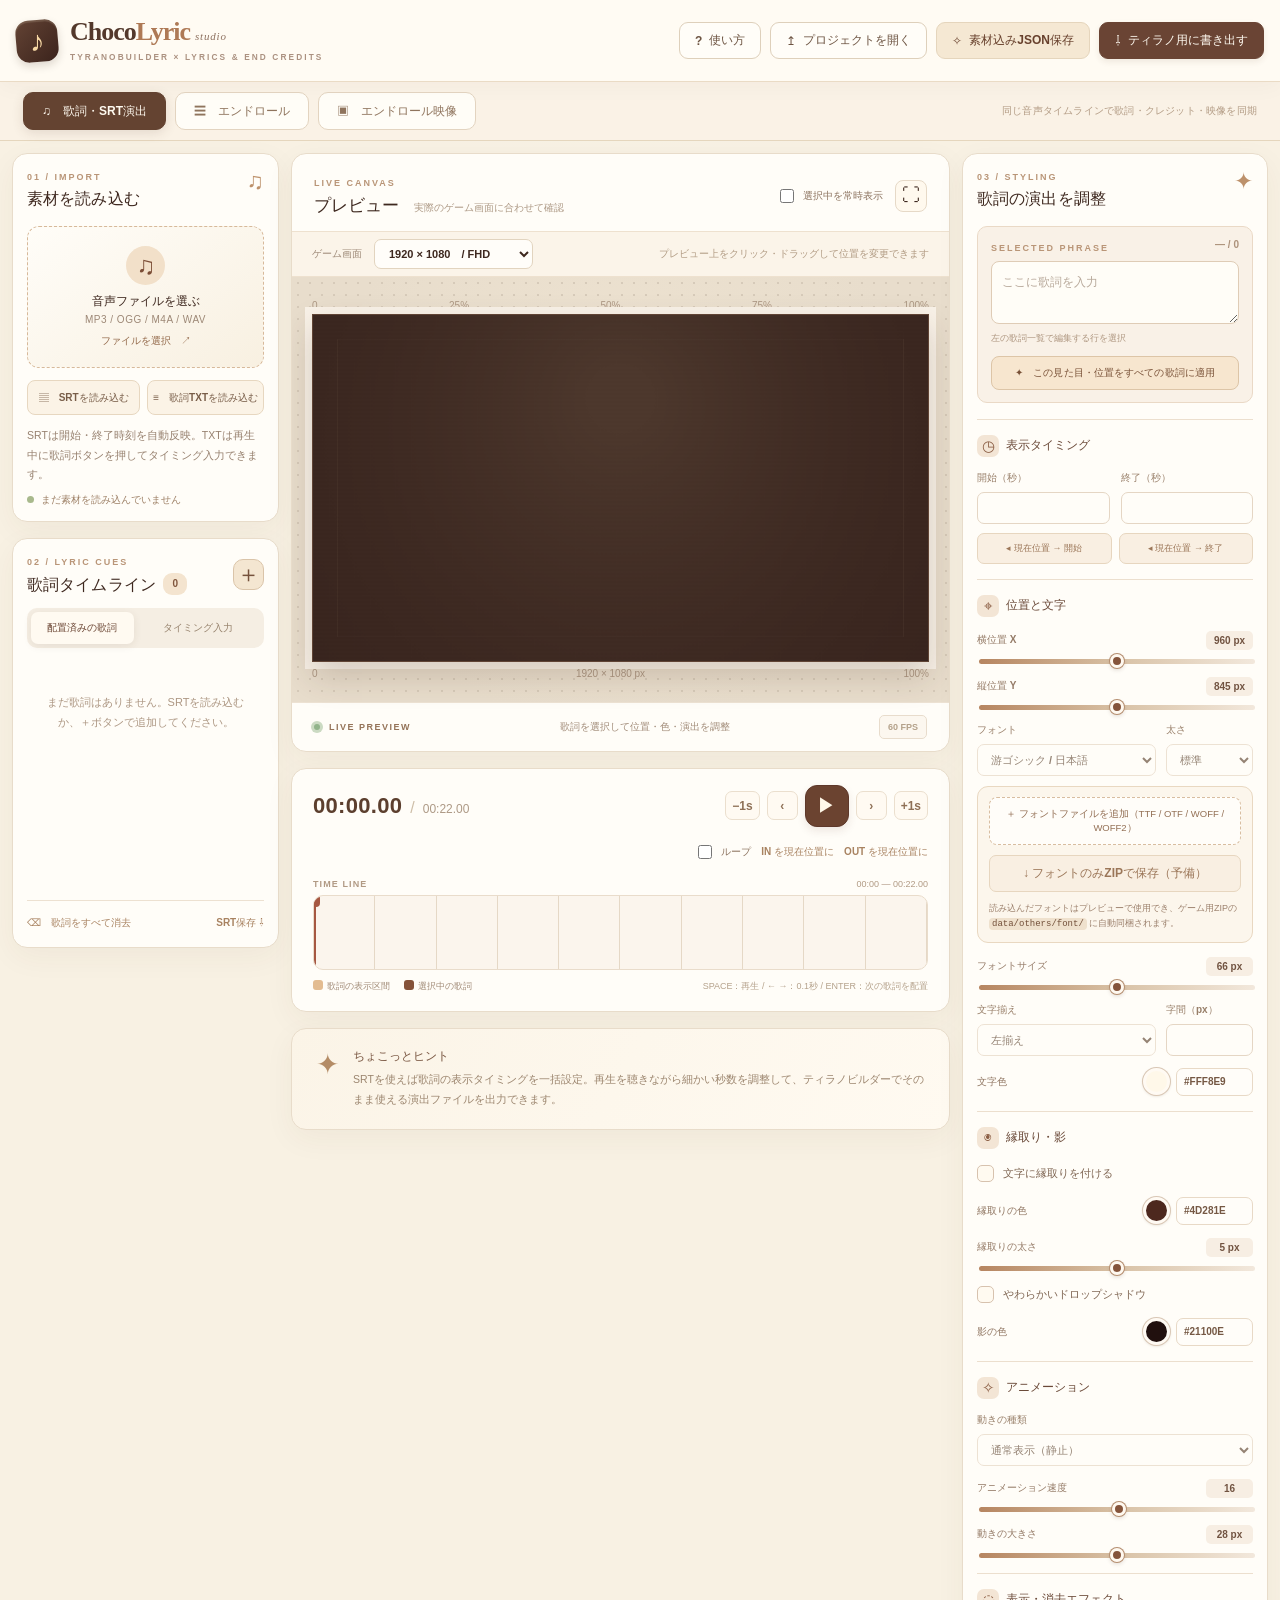
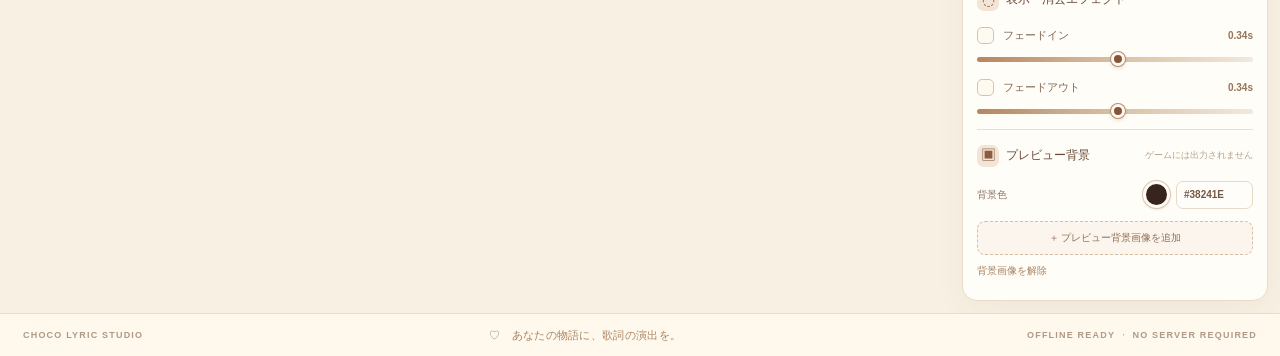
<file: index.html>
<!doctype html>
<html lang="ja">
<head>
<meta charset="utf-8"><meta name="viewport" content="width=device-width, initial-scale=1">
<meta name="theme-color" content="#f8f0df">
<title>ChocoLyric Studio | 歌詞・エンドロール・映像演出スタジオ</title>
<link rel="stylesheet" href="style.css">
</head>
<body data-mode="lyrics">
<div class="app-shell">
  <header class="topbar">
    <div class="brand"><div class="brand-icon" aria-hidden="true"><span>♪</span></div><div><div class="brand-name">Choco<span>Lyric</span><i>studio</i></div><div class="brand-sub">TYRANOBUILDER × LYRICS & END CREDITS</div></div></div>
    <div class="top-actions"><span class="top-version">BROWSER STUDIO / v2.9</span><button class="btn ghost" id="helpBtn">? <span>使い方</span></button><button class="btn ghost" id="loadProjectBtn">↥ <span>プロジェクトを開く</span></button><button class="btn light" id="saveProjectBtn">✧ <span>素材込みJSON保存</span></button><button class="btn primary" id="exportBtn">⇩ <span>ティラノ用に書き出す</span></button></div>
  </header>
  <nav class="workspace-switch" aria-label="制作モード">
    <button type="button" id="modeLyrics" class="workspace-tab active">♫　歌詞・SRT演出</button>
    <button type="button" id="modeEndroll" class="workspace-tab">☰　エンドロール</button>
    <button type="button" id="modeCredits" class="workspace-tab">▣　エンドロール映像</button>
    <span class="workspace-caption">同じ音声タイムラインで歌詞・クレジット・映像を同期</span>
  </nav>
  <div class="workbench">
    <aside class="sidebar left-sidebar">
      <section class="panel upload-panel">
        <div class="section-heading"><div><span class="eyebrow">01 / IMPORT</span><h2>素材を読み込む</h2></div><span class="mini-mark">♫</span></div>
        <label class="dropzone" id="audioDrop" for="audioInput"><span class="upload-icon">♫</span><span class="drop-title" id="audioTitle">音声ファイルを選ぶ</span><span class="drop-detail">MP3 / OGG / M4A / WAV</span><span class="upload-link">ファイルを選択　↗</span></label>
        <input type="file" id="audioInput" accept="audio/*,.mp3,.ogg,.m4a,.wav,.aac,.webm" hidden>
        <div class="inline-imports"><label class="btn import-btn" for="srtInput">▤　SRTを読み込む</label><label class="btn import-btn" for="txtInput">≡　歌詞TXTを読み込む</label></div>
        <input type="file" id="srtInput" accept=".srt,text/plain" hidden><input type="file" id="txtInput" accept=".txt,text/plain" hidden>
        <p class="microcopy">SRTは開始・終了時刻を自動反映。TXTは再生中に歌詞ボタンを押してタイミング入力できます。</p>
        <div class="file-status"><span class="status-dot"></span><span id="importStatus">まだ素材を読み込んでいません</span></div>
      </section>
      <section class="panel phrases-panel lyrics-only">
        <div class="section-heading list-heading"><div><span class="eyebrow">02 / LYRIC CUES</span><h2>歌詞タイムライン <span class="count-pill" id="cueCount">0</span></h2></div><button class="icon-btn" id="addCueBtn" title="現在の再生位置に歌詞を追加">＋</button></div>
        <div class="list-switch"><button class="switch-tab active" data-tab="cues">配置済みの歌詞</button><button class="switch-tab" data-tab="tap">タイミング入力 <span id="unplacedCount"></span></button></div>
        <div class="list-body" id="cueList"></div><div class="list-body hidden" id="tapList"></div>
        <div class="list-footer"><button class="text-btn" id="clearCuesBtn">⌫　歌詞をすべて消去</button><button class="text-btn" id="exportSrtBtn">SRT保存 ⇩</button></div>
      </section>
      
      <section class="panel endroll-only endroll-list-panel">
        <div class="section-heading list-heading"><div><span class="eyebrow">02 / ENDROLL CARDS</span><h2>エンドロールカード <span class="count-pill" id="endrollCount">0</span></h2></div><button class="icon-btn" id="addEndrollCardBtn" title="カードを追加">＋</button></div>
        <div class="field-row" style="margin-bottom:10px;align-items:end"><label class="form-field grow">追加する項目<select id="endrollTemplate"><option value="custom">任意（入力して決める）</option><option value="idea">原案</option><option value="scenario">シナリオ</option><option value="bg">イラスト/背景</option><option value="standing">イラスト/立ち絵</option><option value="otherart">イラスト/他素材</option><option value="cast">声優</option><option value="bgm">BGM</option><option value="song">主題歌</option><option value="se">効果音</option><option value="script">スクリプト</option><option value="modeling">２Dモデリング</option><option value="supporter">サポーター</option><option value="testplay">テストプレイ</option></select></label></div>
        <div class="list-body" id="endrollCardList"></div>
        <div class="list-footer"><button class="text-btn" id="clearEndrollCardsBtn">⌫　カードをすべて消去</button></div>
      </section>
      <section class="panel credits-only credits-library">
        <div class="section-heading"><div><span class="eyebrow">02 / END CREDITS MEDIA</span><h2>映像素材</h2></div><span class="mini-mark">▣</span></div>
        <label class="dropzone credits-drop" id="mediaDrop" for="mediaInput"><span class="upload-icon">▧</span><span class="drop-title">画像・動画を読み込む</span><span class="drop-detail">PNG / JPG / WEBP / GIF / MP4 / WEBM</span><span class="upload-link">複数選択して追加　↗</span></label>
        <input type="file" id="mediaInput" accept="image/*,video/mp4,video/webm,video/ogg,.mp4,.webm,.ogv" multiple hidden>
        <p class="microcopy">素材を選んで「現在位置に挿入」。読み込んだ元ファイルをそのままZIPに保存します。</p>
        <div id="mediaLibrary" class="media-library-list"></div>
      </section>
      <section class="panel credits-only credits-clips">
        <div class="section-heading"><div><span class="eyebrow">03 / TIMING</span><h2>映像タイムライン <span class="count-pill" id="clipCount">0</span></h2></div><button class="icon-btn" id="addClipBtn" title="選択中の素材を現在位置に追加">＋</button></div>
        <div class="list-body" id="clipList"></div>
        <div class="list-footer"><button class="text-btn" id="clearClipsBtn">⌫　映像をすべて消去</button></div>
      </section>
    </aside>
    <main class="center-stage">
      <section class="panel preview-panel">
        <div class="preview-head"><div><span class="eyebrow">LIVE CANVAS</span><h2>プレビュー <small>実際のゲーム画面に合わせて確認</small></h2></div><div class="preview-options"><label class="small-toggle lyrics-only"><input id="forceSelected" type="checkbox"><span>選択中を常時表示</span></label><label class="small-toggle nonlyrics-only"><input id="previewLyricsWithCredits" type="checkbox" checked><span>歌詞も重ねる</span></label><button class="preview-action" id="fitBtn" title="プレビューにフィット">⛶</button></div></div>
        <div class="screen-toolbar"><label class="toolbar-label">ゲーム画面</label><select id="screenSize"><option value="1920x1080">1920 × 1080　/ FHD</option><option value="1280x720">1280 × 720　/ HD</option><option value="1600x900">1600 × 900</option><option value="1366x768">1366 × 768</option><option value="960x540">960 × 540</option><option value="1024x768">1024 × 768　/ 4:3</option><option value="800x600">800 × 600　/ 4:3</option><option value="640x480">640 × 480　/ 4:3</option><option value="custom">カスタムサイズ</option></select><div id="customSize" class="custom-size hidden"><input id="customWidth" type="number" min="320" max="3840" value="1920" aria-label="横幅"><span>×</span><input id="customHeight" type="number" min="240" max="2160" value="1080" aria-label="高さ"></div><span class="stage-hint">プレビュー上をクリック・ドラッグして位置を変更できます</span></div>
        <div class="preview-area" id="previewArea"><div class="stage-mat"><div class="stage-ruler top-ruler"><span>0</span><span>25%</span><span>50%</span><span>75%</span><span>100%</span></div><div class="canvas-wrap" id="canvasWrap"><canvas id="previewCanvas" width="1920" height="1080"></canvas><div class="canvas-grain"></div></div><div class="stage-ruler bottom-ruler"><span>0</span><span id="screenInfo">1920 × 1080 px</span><span>100%</span></div></div></div>
        <div class="preview-foot"><span class="preview-badge"><span class="live-dot"></span> LIVE PREVIEW</span><span id="previewCueInfo">歌詞を選択して位置・色・演出を調整</span><span class="pill-muted">60 FPS</span></div>
      </section>
      <section class="panel transport-panel">
        <div class="transport-header"><div class="time-group"><span class="time-now" id="currentTime">00:00.00</span><span class="time-separator">/</span><span class="time-total" id="totalTime">00:00.00</span></div><div class="transport-buttons"><button class="tiny-btn" id="back1Btn" title="1秒戻る">−1s</button><button class="tiny-btn" id="backFrameBtn" title="0.1秒戻る">‹</button><button class="play-btn" id="playBtn" title="再生 / 一時停止（Space）">▶</button><button class="tiny-btn" id="forwardFrameBtn" title="0.1秒進む">›</button><button class="tiny-btn" id="forward1Btn" title="1秒進む">+1s</button></div><div class="transport-right"><label class="small-toggle"><input type="checkbox" id="loopPreview"><span>ループ</span></label><button class="text-btn" id="setStartBtn">IN を現在位置に</button><button class="text-btn" id="setEndBtn">OUT を現在位置に</button></div></div>
        <div class="timeline-label"><span>TIME LINE</span><span id="timelineRange">00:00 — 00:00</span></div>
        <div class="timeline" id="timeline" tabindex="0" aria-label="再生位置タイムライン"><div class="timeline-grid" id="timelineGrid"></div><div class="timeline-cues lyrics-only" id="timelineCues"></div><div class="timeline-cues endroll-only" id="timelineEndroll"></div><div class="timeline-cues credits-only" id="timelineCredits"></div><div class="playhead" id="playhead"><span></span></div></div>
        <div class="transport-footer"><span class="lyrics-only"><i class="legend-cream"></i>歌詞の表示区間</span><span class="lyrics-only"><i class="legend-brown"></i>選択中の歌詞</span><span class="endroll-only"><i class="legend-cream"></i>エンドロールの流れる区間</span><span class="endroll-only"><i class="legend-brown"></i>選択中のカード</span><span class="credits-only"><i class="legend-cream"></i>素材の表示区間</span><span class="credits-only"><i class="legend-brown"></i>選択中の素材</span><span class="keyboard-hint lyrics-only">SPACE：再生 / ← →：0.1秒 / ENTER：次の歌詞を配置</span><span class="keyboard-hint endroll-only">SPACE：再生 / ← →：0.1秒 / 左の＋：カード追加</span><span class="keyboard-hint credits-only">SPACE：再生 / ← →：0.1秒 / 左の＋：現在位置に挿入</span></div>
      </section>
      <section class="panel support-panel"><div class="support-ornament">✦</div><div><strong>ちょこっとヒント</strong><p>SRTを使えば歌詞の表示タイミングを一括設定。再生を聴きながら細かい秒数を調整して、ティラノビルダーでそのまま使える演出ファイルを出力できます。</p></div></section>
    </main>
    <aside class="sidebar right-sidebar">
      
      <section class="panel endroll-only endroll-editor">
        <div class="section-heading"><div><span class="eyebrow">04 / ENDROLL</span><h2>流れるクレジット</h2></div><span class="mini-mark">☰</span></div>
        <div class="setting-group"><div class="group-title"><span>◷</span><strong>再生区間</strong></div>
          <div class="two-fields"><label class="form-field">開始（秒）<input type="number" step="0.01" min="0" id="endrollStart"></label><label class="form-field">終了（秒）<input type="number" step="0.01" min="0" id="endrollEnd"></label></div>
          <div class="small-row"><button class="mini-button" id="endrollNowStart">現在位置を開始に設定</button><button class="mini-button" id="endrollNowEnd">現在位置を終了に設定</button></div>
          <label class="form-field">流れる方向<select id="endrollDirection"><option value="bottomToTop">下から上へ</option><option value="topToBottom">上から下へ</option></select></label>
        </div>
        <div class="setting-group endroll-position-group">
          <div class="group-title"><span>↔</span><strong>横位置・文字揃え</strong></div>
          <div class="range-field endroll-horizontal-range">
            <div><label for="endrollPositionX">エンドロールの横位置</label><output id="endrollPositionXOutput">50%（中央）</output></div>
            <input type="range" id="endrollPositionX" min="0" max="100" step="1" value="50" aria-label="エンドロールの横位置 左0% 中央50% 右100%">
            <div class="endroll-range-labels"><span>左端 0%</span><span>中央 50%</span><span>右端 100%</span></div>
          </div>
          <label class="form-field">文字の揃え方
            <select id="endrollTextAlign"><option value="left">左揃え</option><option value="center">中央揃え</option><option value="right">右揃え</option></select>
          </label>
          <div class="small-row endroll-position-presets">
            <button type="button" class="mini-button" data-endroll-preset="left">左寄せ</button>
            <button type="button" class="mini-button" data-endroll-preset="center">中央</button>
            <button type="button" class="mini-button" data-endroll-preset="right">右寄せ</button>
          </div>
          <p class="microcopy">クレジット全体の位置と文字揃えを指定できます。見出しと本文をまとめて移動します。</p>
          <div class="endroll-body-position">
            <div class="endroll-body-position-head">
              <label for="endrollBodyOffsetX">本文だけの横位置</label>
              <output id="endrollBodyOffsetXOutput">0%（調整なし）</output>
            </div>
            <input type="range" id="endrollBodyOffsetX" min="-40" max="40" step="1" value="0" aria-label="本文だけの横位置。マイナスで左、プラスで右へ移動">
            <div class="endroll-range-labels"><span>← 左へ -40%</span><span>0%</span><span>右へ +40% →</span></div>
            <button type="button" class="mini-button endroll-offset-reset" id="endrollBodyOffsetReset">本文位置をリセット</button>
            <p class="microcopy">【 】の見出しは動かさず、本文・クレジット名のみを左右にずらします。左寄せ・右寄せでも調整できます。数値は画面幅に対する割合です。</p>
          </div>
        </div>
        <div class="setting-group">
          <div class="group-title"><span>▣</span><strong>選択中のカード</strong></div>
          <div id="endrollSelectedTitle" class="clip-selected-name">カードを選択してください</div>
          <div id="endrollCardEditor" class="endroll-card-editor microcopy">左の一覧からカードを選択すると、ここで内容を編集できます。</div>
        </div>
        <div class="setting-group endroll-style-group">
          <div class="group-title"><span>◉</span><strong>エンドロールの文字設定</strong></div>
          <label class="check-setting endroll-sync-toggle"><input id="endrollSameStyle" type="checkbox"><span class="custom-check"></span><span>見出しと本文の設定を一括調整</span></label>
          <p class="microcopy">ONの場合、見出しの設定を変更すると本文にも反映します。</p>
          <label class="background-upload" for="endrollFontInput">＋ フォントファイルを追加（TTF / OTF / WOFF / WOFF2）</label>
          <input type="file" id="endrollFontInput" accept=".ttf,.otf,.woff,.woff2,font/ttf,font/otf,font/woff,font/woff2" multiple hidden>
          <p class="microcopy">追加すると、見出し・本文のフォント一覧から選択できます。書き出しZIPにも同梱されます。</p>
          <div class="endroll-style-card" id="endrollTitleSettings">
            <div class="endroll-style-heading">【 】 項目名・見出し</div>
            <label class="form-field">フォント<select id="endrollTitleFont" class="endroll-font-select"></select></label>
            <label class="form-field">文字サイズ <output id="endrollTitleSizeOutput">42 px</output><input id="endrollTitleSize" type="range" min="12" max="200" step="1"></label>
            <div class="color-line"><span>文字色</span><div class="color-control"><button type="button" class="color-swatch" data-color="endrollTitleColor" title="見出し文字色"></button><input class="color-hex" data-hex="endrollTitleColor" aria-label="見出し文字色HEX" maxlength="7"></div></div>
            <label class="form-field">縁取りの太さ（0でOFF）<output id="endrollTitleStrokeWidthOutput">6 px</output><input id="endrollTitleStrokeWidth" type="range" min="0" max="24" step="1"></label>
            <div class="color-line"><span>縁取り色</span><div class="color-control"><button type="button" class="color-swatch" data-color="endrollTitleStrokeColor" title="見出し縁取り色"></button><input class="color-hex" data-hex="endrollTitleStrokeColor" aria-label="見出し縁取り色HEX" maxlength="7"></div></div>
          </div>
          <div class="endroll-style-card" id="endrollBodySettings">
            <div class="endroll-style-heading">本文・クレジット名</div>
            <label class="form-field">フォント<select id="endrollBodyFont" class="endroll-font-select"></select></label>
            <label class="form-field">文字サイズ <output id="endrollBodySizeOutput">30 px</output><input id="endrollBodySize" type="range" min="12" max="200" step="1"></label>
            <div class="color-line"><span>文字色</span><div class="color-control"><button type="button" class="color-swatch" data-color="endrollBodyColor" title="本文文字色"></button><input class="color-hex" data-hex="endrollBodyColor" aria-label="本文文字色HEX" maxlength="7"></div></div>
            <label class="form-field">縁取りの太さ（0でOFF）<output id="endrollBodyStrokeWidthOutput">5 px</output><input id="endrollBodyStrokeWidth" type="range" min="0" max="24" step="1"></label>
            <div class="color-line"><span>縁取り色</span><div class="color-control"><button type="button" class="color-swatch" data-color="endrollBodyStrokeColor" title="本文縁取り色"></button><input class="color-hex" data-hex="endrollBodyStrokeColor" aria-label="本文縁取り色HEX" maxlength="7"></div></div>
          </div>
          <div class="endroll-style-card endroll-background-card">
            <div class="endroll-style-heading">クレジットの背景</div>
            <label class="check-setting"><input id="endrollBgEnabled" type="checkbox"><span class="custom-check"></span><span>角丸の背景パネルを表示する</span></label>
            <div id="endrollBgOptions">
              <div class="color-line"><span>パネルの色</span><div class="color-control"><button type="button" class="color-swatch" data-color="endrollBgColor" title="背景パネルの色"></button><input class="color-hex" data-hex="endrollBgColor" aria-label="背景パネル色HEX" maxlength="7"></div></div>
              <label class="form-field">背景の不透明度 <output id="endrollBgOpacityOutput">56 %</output><input id="endrollBgOpacity" type="range" min="0" max="100" step="1"></label>
            </div>
          </div>
        </div>
        <div class="setting-group">
          <div class="group-title"><span>✦</span><strong>表示ルール</strong></div>
          <p class="microcopy">描画優先順は「歌詞（最前面） → エンドロール → 映像」です。クレジット全体が指定区間の中で一定速度で流れます。</p>
        </div>
      </section>
      <section class="panel credits-only credits-editor">
        <div class="section-heading"><div><span class="eyebrow">04 / VISUAL STYLING</span><h2>映像の表示・切り替え</h2></div><span class="mini-mark">✦</span></div>
        <div class="edit-current"><span class="eyebrow">SELECTED VISUAL</span><div id="clipSelectedName" class="clip-selected-name">素材を選択してください</div><div id="clipSelectedInfo" class="microcopy">音声に合わせてプレビューできます</div></div>
        <div class="setting-group"><div class="group-title"><span>◷</span><strong>タイミング</strong></div>
          <div class="two-fields"><label class="form-field">表示開始（秒）<input type="number" step="0.01" min="0" id="clipStart"></label><label class="form-field">表示終了（秒）<input type="number" step="0.01" min="0" id="clipEnd"></label></div>
          <label class="check-setting"><input type="checkbox" id="clipAutoEnd"><span class="custom-check"></span><span>次の素材への切り替えまで表示</span></label>
          <div class="small-row"><button class="mini-button" id="clipNowStart">現在位置を開始に設定</button><button class="mini-button" id="clipNowEnd">現在位置を終了に設定</button></div>
        </div>
        <div class="setting-group"><div class="group-title"><span>◌</span><strong>画像の切り替え</strong></div>
          <label class="check-setting"><input type="checkbox" id="clipCrossfade" checked><span class="custom-check"></span><span>クロスフェードで切り替える</span></label>
          <div class="range-field"><div><label for="clipFade">切り替え時間</label><output id="clipFadeOutput">1.00 秒</output></div><input type="range" id="clipFade" min="0.1" max="5" step="0.1" value="1"></div>
          <label class="form-field">画面への配置<select id="clipFit"><option value="cover">画面を埋める（中央トリミング）</option><option value="contain">画像全体を表示（余白あり）</option></select></label>
          <div id="clipVideoLoopGroup" class="video-loop-group hidden">
            <label class="check-setting"><input type="checkbox" id="clipVideoLoop"><span class="custom-check"></span><span>動画をループ再生する</span></label>
            <p class="microcopy">ON：この素材の表示区間中、終わるたびに先頭から再生します。OFF：動画終了後は最後のフレームを表示します。映像内の音声は常にミュートです。</p>
          </div>
        </div>
        <div class="setting-group"><div class="group-title"><span>▷</span><strong>プレビューと書き出し</strong></div>
          <p class="microcopy">動画の音声はミュートされ、選択した楽曲が共通の再生時計です。歌詞の前面表示を保持しながら、映像のみ切り替えます。</p>
          <div class="credits-export-hint"><strong>書き出しには画像・動画を同梱</strong><span>生成する <code>credits_show.ks</code> は歌詞用 <code>lyrics_show.ks</code> と並行動作できます。</span></div>
        </div>
      </section>
      <section class="panel settings-panel lyrics-only"><div class="section-heading"><div><span class="eyebrow">03 / STYLING</span><h2>歌詞の演出を調整</h2></div><span class="mini-mark">✦</span></div>
        <div class="edit-current"><span class="eyebrow">SELECTED PHRASE</span><div id="selectedNumber">— / 0</div><textarea id="cueText" rows="2" placeholder="ここに歌詞を入力"></textarea><p id="cueSelectedHint">左の歌詞一覧で編集する行を選択</p><button class="apply-all-btn" id="applyAllStyleBtn">✦　この見た目・位置をすべての歌詞に適用</button></div>
        <div class="setting-group"><div class="group-title"><span>◷</span><strong>表示タイミング</strong></div><div class="two-fields"><label class="form-field">開始（秒）<input id="cueStart" type="number" min="0" step="0.01"></label><label class="form-field">終了（秒）<input id="cueEnd" type="number" min="0" step="0.01"></label></div><div class="small-row"><button class="mini-button" id="copyStartBtn">◂ 現在位置 → 開始</button><button class="mini-button" id="copyEndBtn">◂ 現在位置 → 終了</button></div></div>
        <div class="setting-group"><div class="group-title"><span>⌖</span><strong>位置と文字</strong></div><div class="range-field"><div><label for="posX">横位置 X</label><output id="posXOutput">960 px</output></div><input id="posX" type="range" min="0" max="1920" step="1"></div><div class="range-field"><div><label for="posY">縦位置 Y</label><output id="posYOutput">845 px</output></div><input id="posY" type="range" min="0" max="1080" step="1"></div><div class="field-row"><label class="form-field grow">フォント<select id="fontFamily"><option value='"Yu Gothic", "Hiragino Kaku Gothic ProN", Meiryo, sans-serif'>游ゴシック / 日本語</option><option value='"Hiragino Mincho ProN", "Yu Mincho", serif'>明朝体 / 日本語</option><option value='Meiryo, sans-serif'>メイリオ</option><option value='"Noto Sans JP", "Yu Gothic", sans-serif'>Noto Sans JP</option><option value='"Noto Serif JP", "Yu Mincho", serif'>Noto Serif JP</option><option value='Arial, sans-serif'>Arial</option><option value='Georgia, serif'>Georgia</option><option value='"Times New Roman", serif'>Times New Roman</option></select></label><label class="form-field short">太さ<select id="fontWeight"><option value="400">標準</option><option value="700">太字</option><option value="900">極太</option></select></label></div><div class="custom-font-box"><label class="background-upload font-upload" for="fontInput">＋ フォントファイルを追加（TTF / OTF / WOFF / WOFF2）</label><input type="file" id="fontInput" accept=".ttf,.otf,.woff,.woff2,font/ttf,font/otf,font/woff,font/woff2" multiple hidden><div id="fontList" class="font-list"></div><button type="button" class="mini-button font-only-button" id="downloadFontsOnlyBtn">↓ フォントのみZIPで保存（予備）</button><p class="font-hint">読み込んだフォントはプレビューで使用でき、ゲーム用ZIPの <code>data/others/font/</code> に自動同梱されます。</p></div><div class="range-field"><div><label for="fontSize">フォントサイズ</label><output id="fontSizeOutput">66 px</output></div><input id="fontSize" type="range" min="14" max="200" step="1"></div><div class="field-row"><label class="form-field grow">文字揃え<select id="align"><option value="left">左揃え</option><option value="center">中央揃え</option><option value="right">右揃え</option></select></label><label class="form-field short">字間（px）<input id="letterSpacing" type="number" min="-10" max="50" step="1"></label></div><div class="color-line"><span>文字色</span><div class="color-control"><button class="color-swatch" data-color="color" aria-label="文字色を色相リングで変更"></button><input class="color-hex" data-hex="color" aria-label="文字色HEX" maxlength="7"></div></div></div>
        <div class="setting-group"><div class="group-title"><span>◉</span><strong>縁取り・影</strong></div><label class="check-setting"><input type="checkbox" id="stroke"><span class="custom-check"></span><span>文字に縁取りを付ける</span></label><div class="color-line dependent" data-dependent="stroke"><span>縁取りの色</span><div class="color-control"><button class="color-swatch" data-color="strokeColor" aria-label="縁取り色を色相リングで変更"></button><input class="color-hex" data-hex="strokeColor" aria-label="縁取りHEX" maxlength="7"></div></div><div class="range-field dependent" data-dependent="stroke"><div><label for="strokeWidth">縁取りの太さ</label><output id="strokeWidthOutput">5 px</output></div><input id="strokeWidth" type="range" min="0" max="18" step="1"></div><label class="check-setting"><input type="checkbox" id="shadow"><span class="custom-check"></span><span>やわらかいドロップシャドウ</span></label><div class="color-line dependent" data-dependent="shadow"><span>影の色</span><div class="color-control"><button class="color-swatch" data-color="shadowColor" aria-label="影色を色相リングで変更"></button><input class="color-hex" data-hex="shadowColor" aria-label="影のHEX" maxlength="7"></div></div></div>
        <div class="setting-group"><div class="group-title"><span>✧</span><strong>アニメーション</strong></div><label class="form-field">動きの種類<select id="animation"><option value="none">通常表示（静止）</option><option value="typewriter">タイプライター</option><option value="jumpTypewriter">ジャンプ・タイプライター</option><option value="scaleReveal">文字ごとに拡大して登場</option><option value="wave">ゆらゆらウェーブ</option><option value="jump">ジャンプを繰り返す</option><option value="jumpInOut">登場・退場時にジャンプ</option><option value="float">ふわっと浮かび上がる</option><option value="slide">横からスライドイン</option><option value="zoom">拡大しながら登場</option></select></label><div class="range-field"><div><label for="animSpeed">アニメーション速度</label><output id="animSpeedOutput">16</output></div><input id="animSpeed" type="range" min="1" max="60" step="1"></div><div class="range-field"><div><label for="animIntensity">動きの大きさ</label><output id="animIntensityOutput">28 px</output></div><input id="animIntensity" type="range" min="0" max="100" step="1"></div></div>
        <div class="setting-group"><div class="group-title"><span>◌</span><strong>表示・消去エフェクト</strong></div><label class="check-setting"><input id="fadeIn" type="checkbox"><span class="custom-check"></span><span>フェードイン</span><output id="fadeInDurationOutput">0.34s</output></label><input class="fade-range" id="fadeInDuration" type="range" min="0.05" max="2" step="0.05"><label class="check-setting"><input id="fadeOut" type="checkbox"><span class="custom-check"></span><span>フェードアウト</span><output id="fadeOutDurationOutput">0.34s</output></label><input class="fade-range" id="fadeOutDuration" type="range" min="0.05" max="2" step="0.05"></div>
        <div class="setting-group global-settings"><div class="group-title"><span>▣</span><strong>プレビュー背景</strong><small>ゲームには出力されません</small></div><div class="color-line"><span>背景色</span><div class="color-control"><button class="color-swatch" data-color="background" aria-label="背景色を色相リングで変更"></button><input class="color-hex" data-hex="background" aria-label="背景色HEX" maxlength="7"></div></div><label class="background-upload" for="bgImageInput">＋ プレビュー背景画像を追加</label><input type="file" id="bgImageInput" accept="image/*" hidden><button class="text-btn" id="removeBgBtn">背景画像を解除</button></div>
      </section>
    </aside>
  </div>
  <footer class="site-footer"><span>CHOCO LYRIC STUDIO</span><span>♡　あなたの物語に、歌詞の演出を。</span><span>OFFLINE READY ・ NO SERVER REQUIRED</span></footer>
</div>
<input type="file" id="projectInput" accept=".json,application/json" hidden>
<div class="popover hidden" id="colorPopover"><div class="popover-head"><span>カラーサークル</span><button id="closeColor" aria-label="閉じる">×</button></div><canvas id="colorWheel" width="230" height="230"></canvas><div class="popover-bottom"><span id="colorPreviewDot"></span><code id="colorCurrent">#FFF8E9</code><input id="nativePicker" type="color" title="OS標準カラーピッカー"></div><p>外側：色相 / 中央：彩度・明るさ</p></div>
<dialog id="exportDialog"><form method="dialog" class="modal-inner"><div class="modal-eyebrow">EXPORT / TYRANOBUILDER</div><h2>ゲーム用スクリプトを書き出す</h2><p>プレビューと同じ描画処理をKS内に組み込みます。独立したJSファイルの配置は不要です。</p><label class="form-field">ゲーム内の音声ファイル名（読み込み時の名前を保持）<input id="exportAudioName" type="text" placeholder="morning_song.mp3"></label><label class="check-setting export-check"><input type="checkbox" id="bundleAudio" checked><span class="custom-check"></span><span>読み込んだ音声もZIPに含める</span></label><p class="modal-note"><code>[call storage="choco_start.ks"]</code>で再生できます（歌詞のみ・映像のみでも使用可）。エンドロール・映像は歌詞の音声時計を参照するため二重再生しません。画像・動画素材、音声、追加フォントは読み込み時のファイル名のままZIPに同梱します。</p><div class="export-file-list"><span>data/scenario/choco_start.ks</span><span>data/scenario/choco_quick_test.ks</span><span>data/scenario/lyrics_show.ks</span><span>data/scenario/lyrics_stop.ks</span><span>data/scenario/endroll_show.ks</span><span>data/scenario/endroll_stop.ks</span><span id="exportAudioPreview">data/bgm/your_song.mp3</span><span id="exportMediaPreview" class="hidden"></span><span id="exportFontsPreview" class="hidden"></span><span>README_導入手順.txt</span></div><div class="modal-actions"><button type="button" class="btn ghost" id="closeExportBtn">キャンセル</button><button type="button" class="btn primary" id="confirmExportBtn">ZIPをダウンロード ⇩</button></div></form></dialog>
<dialog id="helpDialog" aria-labelledby="helpTitle">
  <div class="modal-inner help-inner">
    <header class="help-head">
      <div class="help-heading-block">
        <span class="modal-eyebrow">USER GUIDE / CHOCOLYRIC STUDIO v2.9</span>
        <h2 id="helpTitle">操作マニュアル <small>はじめての方にもわかる使い方</small></h2>
        <p>歌詞・エンドロール・映像を、ゲームの音楽に合わせて制作するためのガイドです。</p>
      </div>
      <button type="button" class="help-close" id="closeHelpBtn" aria-label="マニュアルを閉じる" title="閉じる">×</button>
    </header>
    <div class="help-searchbar">
      <label class="help-searchbox" for="helpSearch"><span aria-hidden="true">⌕</span><input id="helpSearch" type="search" placeholder="マニュアル内を検索（例：SRT、クロスフェード、ZIP）" autocomplete="off"><span class="help-search-shortcut">キーワード検索</span></label>
      <button type="button" id="helpClearSearch" class="help-reset">クリア</button>
      <span id="helpSearchStatus" class="help-search-status" aria-live="polite"></span>
    </div>
    <div class="help-layout">
      <nav class="help-toc" aria-label="マニュアルの目次">
        <div class="help-toc-title">目次 <span>CONTENTS</span></div>
        <button type="button" class="help-toc-link active" data-help-target="help-overview"><span>01</span>まずはここから</button>
        <button type="button" class="help-toc-link" data-help-target="help-layout"><span>02</span>画面の見方</button>
        <button type="button" class="help-toc-link" data-help-target="help-import"><span>03</span>音声と歌詞の読み込み</button>
        <button type="button" class="help-toc-link" data-help-target="help-timing"><span>04</span>歌詞の時間を合わせる</button>
        <button type="button" class="help-toc-link" data-help-target="help-style"><span>05</span>歌詞の見た目と動き</button>
        <button type="button" class="help-toc-link" data-help-target="help-endroll"><span>06</span>エンドロールを作る</button>
        <button type="button" class="help-toc-link" data-help-target="help-video"><span>07</span>画像・動画を配置する</button>
        <button type="button" class="help-toc-link" data-help-target="help-preview"><span>08</span>プレビューと再生操作</button>
        <button type="button" class="help-toc-link" data-help-target="help-project"><span>09</span>保存と復元</button>
        <button type="button" class="help-toc-link" data-help-target="help-export"><span>10</span>ゲーム用ZIPを書き出す</button>
        <button type="button" class="help-toc-link" data-help-target="help-tyrano"><span>11</span>ティラノビルダーに導入</button>
        <button type="button" class="help-toc-link" data-help-target="help-trouble"><span>12</span>よくある困りごと</button>
        <button type="button" class="help-toc-link" data-help-target="help-cautions"><span>13</span>ご利用上の注意</button>
      </nav>
      <div class="help-article" id="helpArticle" tabindex="0" aria-label="マニュアル本文">
        <section id="help-overview" class="help-section">
          <span class="help-chapter">CHAPTER 01 / START HERE</span>
          <h3>まずはここから <em>─ 5ステップで完成</em></h3>
          <p>ChocoLyric Studio は、<strong>歌詞の字幕演出・流れるエンドロール・エンドロール用の画像／動画</strong>を、1曲の再生時刻に合わせて作れるブラウザアプリです。編集したものはティラノビルダー／ティラノスクリプトで使えるファイルとして書き出せます。</p>
          <div class="help-steps">
            <div><b>1</b><span><strong>音楽を読み込む</strong><small>左の「音声ファイルを選ぶ」から曲を選択します。</small></span></div>
            <div><b>2</b><span><strong>演出を追加する</strong><small>SRT／TXTの歌詞、エンドロールカード、画像・動画のいずれかを追加します。</small></span></div>
            <div><b>3</b><span><strong>タイミングと見た目を編集する</strong><small>中央で再生しながら、右パネルで時間・位置・色などを調整します。</small></span></div>
            <div><b>4</b><span><strong>素材込みJSONを保存する</strong><small>後から編集できるよう、制作データをバックアップします。</small></span></div>
            <div><b>5</b><span><strong>ゲーム用ZIPを書き出す</strong><small>ZIPの <code>data</code> フォルダをゲームに統合して KS から呼び出します。</small></span></div>
          </div>
          <div class="help-note"><strong>最初に知っておきたいこと</strong><p>3つの制作モードは同じ音声を共有します。すべて使う必要はありません。「歌詞だけ」「エンドロールだけ」「映像だけ」でも制作できます。起動時には見本素材が入っていないため、使用したいファイルを読み込んでください。</p></div>
        </section>
        <section id="help-layout" class="help-section">
          <span class="help-chapter">CHAPTER 02 / WORKSPACE</span>
          <h3>画面の見方</h3>
          <div class="help-mini-grid">
            <div><strong>① 画面上部</strong><p>「使い方」「プロジェクトを開く」「素材込みJSON保存」「ティラノ用に書き出す」があります。</p></div>
            <div><strong>② 制作モードのタブ</strong><p>「歌詞・SRT演出」「エンドロール」「エンドロール映像」を切り替えます。切り替えても同じプロジェクト内のデータを編集できます。</p></div>
            <div><strong>③ 左パネル</strong><p>音声・字幕・画像／動画素材を読み込み、歌詞やカード、映像クリップを一覧管理します。</p></div>
            <div><strong>④ 中央パネル</strong><p>実際の画面サイズで演出を確認し、音楽を再生したりタイムラインで時刻を移動したりします。</p></div>
            <div><strong>⑤ 右パネル</strong><p>選択中の歌詞・エンドロール・映像の内容、タイミング、色やアニメーションを設定します。</p></div>
          </div>
          <p>項目を編集すると中央プレビューに反映されます。まずは左で対象を選択し、右で設定する流れを覚えるとスムーズです。</p>
        </section>
        <section id="help-import" class="help-section">
          <span class="help-chapter">CHAPTER 03 / IMPORT</span>
          <h3>音声と歌詞を読み込む</h3>
          <h4>音声ファイルの読み込み</h4>
          <ol><li>左上の「音声ファイルを選ぶ」を押すか、その枠へ音声ファイルをドラッグします。</li><li>MP3 / OGG / M4A / WAV などの音声ファイルを指定します。</li><li>中央の再生ボタンで曲が流れることを確認します。</li></ol>
          <p>歌詞の時間を正確に合わせたい場合は、先に音声を読み込むのがおすすめです。音声がなくても、仮のタイムラインで歌詞などの編集はできます。</p>
          <h4>SRTで歌詞を読み込む（時刻設定済みの場合）</h4>
          <p>「SRTを読み込む」を押すと、字幕に書かれた<strong>開始・終了時刻と歌詞本文</strong>が自動で取り込まれます。</p>
          <pre><code>1
00:00:03,000 --> 00:00:05,500
一行目の歌詞

2
00:00:05,500 --> 00:00:08,000
二行目の歌詞</code></pre>
          <p>上のように、字幕番号・表示時間・本文をまとめたテキストがSRTです。すでにタイミングを作ってある場合に向いています。</p>
          <h4>TXTで歌詞を読み込む（これから時刻を付ける場合）</h4>
          <ol><li>1行ずつ歌詞を書いた <code>.txt</code> ファイルを用意します。</li><li>「歌詞TXTを読み込む」を押します。</li><li>左の「タイミング入力」に、まだ時刻を付けていない歌詞が並びます。</li><li>曲を流しながら、歌が始まる位置で各行をクリックします。</li></ol>
          <div class="help-tip"><strong>使い分けの目安</strong><p>SRTは「時刻ごと取り込む」、TXTは「歌詞だけ取り込んで、あとからタイミングを付ける」形式です。</p></div>
        </section>
        <section id="help-timing" class="help-section">
          <span class="help-chapter">CHAPTER 04 / LYRIC TIMING</span>
          <h3>歌詞の表示タイミングを合わせる</h3>
          <h4>TXTを再生しながら配置する</h4>
          <ol><li>上部タブで「歌詞・SRT演出」を選びます。</li><li>左の「タイミング入力」を開き、中央で音声を再生します。</li><li>歌が始まる瞬間に歌詞行をクリックすると、その位置に歌詞が配置されます。<strong>Enter</strong> キーで次の未配置行を追加することもできます（文字入力欄にカーソルがないとき）。</li><li>間違えた場合は配置済みの行をもう一度押して解除し、やり直せます。</li></ol>
          <h4>1フレーズずつ細かく編集する</h4>
          <ol><li>左の「配置済みの歌詞」から変更したい行を選びます。</li><li>右上で本文を編集し、「開始（秒）」「終了（秒）」を数値で調整します。</li><li>再生位置を合わせて「現在位置 → 開始／終了」または中央の「IN／OUT を現在位置に」を押して、現在時刻を入力することもできます。</li><li>左の <strong>＋</strong> は歌詞追加、<strong>⧉</strong> は複製、<strong>×</strong> は削除です。</li></ol>
          <p>開始は歌詞が現れる時間、終了は消える時間です。例えば <strong>開始 3.00 秒／終了 5.50 秒</strong> なら、その2.5秒間表示されます。</p>
          <div class="help-tip"><strong>SRTを書き戻したいとき</strong><p>左下の「SRT保存」で現在の歌詞とタイミングをSRTファイルに出力できます。ゲーム用ZIPとは別の機能です。</p></div>
        </section>
        <section id="help-style" class="help-section">
          <span class="help-chapter">CHAPTER 05 / LYRIC STYLING</span>
          <h3>歌詞の見た目と動きを設定する</h3>
          <h4>位置・文字・色</h4>
          <p>左の歌詞一覧で1行選ぶと、右側の「歌詞の演出を調整」が編集できます。<strong>横位置 X／縦位置 Y</strong> はスライダーのほか、中央のプレビューをクリック・ドラッグして位置を決められます。</p>
          <p>フォント・太さ・サイズ・左／中央／右揃え・字間・文字色を調整できます。色見本のボタンからカラーサークルを開くか、HEXコードを直接指定してください。</p>
          <h4>フォントを追加する</h4>
          <p>「フォントファイルを追加」から <code>TTF</code> / <code>OTF</code> / <code>WOFF</code> / <code>WOFF2</code> を読み込むと、フォント一覧で選べます。ゲーム用ZIPでは <code>data/others/font/</code> へ同梱されます。「フォントのみZIPで保存」は素材の控えとして使えます。</p>
          <h4>装飾とアニメーション</h4>
          <ul><li><strong>縁取り・影：</strong>縁取りのON/OFF、縁色と太さ、ドロップシャドウを設定。</li><li><strong>動きの種類：</strong>静止、タイプライター、ジャンプ、ウェーブ、スライド、ズームなどを選択。</li><li><strong>速度・大きさ：</strong>動きの速さと変化量をスライダーで調整。</li><li><strong>フェード：</strong>フェードイン／アウトを個別にONにし、秒数を指定。</li></ul>
          <p>同じデザインをほかの行にも使う場合は、<strong>「この見た目・位置をすべての歌詞に適用」</strong>を押します。各歌詞の文章と表示時間はそのままで、見た目の設定を統一できます。</p>
          <div class="help-note"><strong>「プレビュー背景」は編集用です</strong><p>プレビューの背景色や追加した背景画像は位置合わせのためのもので、ゲーム用演出には書き出されません。ゲーム本編の背景はティラノ側で用意してください。</p></div>
        </section>
        <section id="help-endroll" class="help-section">
          <span class="help-chapter">CHAPTER 06 / END CREDITS</span>
          <h3>流れるエンドロールを作る</h3>
          <h4>カードを追加・編集する</h4>
          <ol><li>上部の「エンドロール」タブを選びます。</li><li>左の「追加する項目」で「原案」「シナリオ」「声優」「BGM」「主題歌」「任意」などを選択します。</li><li>右上の <strong>＋</strong> でカードを追加します。</li><li>左のカードを選択し、右の「選択中のカード」で見出しや名前を入力します。</li><li><strong>⧉</strong> で複製、<strong>×</strong> で削除できます。</li></ol>
          <p>通常の項目は<strong>1行に1名ずつ、改行で複数名</strong>を入力できます。「声優」はキャラ名と声優名を組み合わせる配役欄、「BGM」「主題歌」は作曲・編曲・歌唱などの専用項目を編集できます。入力欄内の薄い文字は記入例で、実際の出力には入りません。</p>
          <h4>流れる時間と方向を決める</h4>
          <p>右の「再生区間」で開始・終了秒を設定すると、その区間の中でクレジット全体が一定速度でスクロールします。「流れる方向」は<strong>下から上／上から下</strong>を選択できます。長いエンドロールは再生区間を広げると読みやすくなります。</p>
          <h4>横位置と文字揃え</h4>
          <p>「エンドロールの横位置」は画面幅の <strong>0%（左）〜100%（右）</strong>で指定し、「左寄せ／中央／右寄せ」で位置と揃え方をまとめて設定できます。「文字の揃え方」は別々に指定することもできます。</p>
          <p>「本文だけの横位置」は<strong>見出しを動かさずにクレジット名だけ</strong>を左右へずらす機能です（−40%〜＋40%）。「本文位置をリセット」で0%に戻ります。</p>
          <h4>文字デザイン・背景パネル</h4>
          <ul><li>【 】で囲まれる<strong>見出し</strong>と、<strong>本文・クレジット名</strong>のフォント、サイズ、文字色、縁取りをそれぞれ設定できます。</li><li>「見出しと本文の設定を一括調整」をONにすると、見出しの変更を本文にも反映できます。</li><li>「角丸の背景パネルを表示する」をONにすると、パネル色と不透明度を調整できます。</li></ul>
        </section>
        <section id="help-video" class="help-section">
          <span class="help-chapter">CHAPTER 07 / VISUAL TIMELINE</span>
          <h3>エンドロール用の画像・動画を配置する</h3>
          <ol><li>上部の「エンドロール映像」タブを開きます。</li><li>左の「画像・動画を読み込む」で <strong>PNG / JPG / WEBP / GIF / MP4 / WEBM</strong> などを複数読み込みます。</li><li>中央のタイムラインをクリックして、画像を表示したい時刻へ移動します。</li><li>左の素材一覧で <strong>＋</strong> を押すと、その時刻に映像クリップが追加されます。</li><li>左の「映像タイムライン」からクリップを選び、右の開始・終了秒を調整します。</li></ol>
          <h4>切り替えと表示方法</h4>
          <ul><li><strong>次の素材への切り替えまで表示：</strong>次のクリップが始まるまで現在の素材を保持します。最後の素材は終了時刻も確認してください。</li><li><strong>クロスフェードで切り替える：</strong>ONなら重なりながら切り替え、OFFなら瞬時に切り替えます。「切り替え時間」でフェードの長さを指定できます。</li><li><strong>画面への配置：</strong>「画面を埋める」は中央トリミング、「画像全体を表示」は余白を許して全体を表示します。</li><li><strong>動画をループ再生する：</strong>動画クリップを選んだときだけ表示。ONは表示区間中に反復、OFFは終了後に最後のフレームを保持します。</li></ul>
          <p>素材一覧の <strong>×</strong> は素材の削除、クリップ一覧の <strong>⧉</strong> はクリップの複製です。動画内の音声はミュートされ、読み込んだ楽曲の再生時刻に同期します。</p>
          <div class="help-tip"><strong>歌詞を映像に重ねたいとき</strong><p>プレビューの「歌詞も重ねる」をONにしてください。ゲームでの前面表示順は <strong>歌詞 → エンドロール → 映像</strong> です。</p></div>
        </section>
        <section id="help-preview" class="help-section">
          <span class="help-chapter">CHAPTER 08 / PREVIEW &amp; KEYS</span>
          <h3>プレビューと再生操作</h3>
          <h4>ゲーム画面のサイズを合わせる</h4>
          <p>中央上部「ゲーム画面」から、<strong>1920×1080 / 1280×720 / 4:3</strong>などを選択できます。「カスタムサイズ」では横幅と高さを指定できます。ゲーム本体の画面解像度と合わせてください。サイズの切り替えに応じて歌詞の位置やサイズも再計算されます。</p>
          <h4>再生・停止位置の操作</h4>
          <p>中央の <strong>▶</strong> は再生／一時停止です。「−1s」「＋1s」は1秒移動、「‹」「›」は0.1秒移動です。タイムラインの空き部分をクリック・ドラッグして目的の時刻へ移動できます。「ループ」はプレビューの繰り返し再生です。</p>
          <table class="help-key-table"><thead><tr><th>キー</th><th>動作</th></tr></thead><tbody><tr><td><kbd>Space</kbd></td><td>再生／一時停止</td></tr><tr><td><kbd>←</kbd> / <kbd>→</kbd></td><td>0.1秒戻る／進む</td></tr><tr><td><kbd>Shift</kbd>＋<kbd>←</kbd> / <kbd>→</kbd></td><td>1秒戻る／進む</td></tr><tr><td><kbd>Enter</kbd></td><td>TXTから次の未配置歌詞を配置</td></tr><tr><td><kbd>Ctrl</kbd>＋<kbd>S</kbd></td><td>素材込みJSON保存</td></tr></tbody></table>
          <p class="help-small">※ 文字入力欄やプルダウンで入力している間は、再生などのショートカットは働きません。マニュアル表示中もショートカットは無効です。</p>
          <p>歌詞モードの「選択中を常時表示」は、指定した表示時間外でも選択中の歌詞を確認するための編集補助です。</p>
        </section>
        <section id="help-project" class="help-section">
          <span class="help-chapter">CHAPTER 09 / SAVE &amp; LOAD</span>
          <h3>作業データの保存と復元</h3>
          <h4>編集を続けたい場合はJSONを保存</h4>
          <ol><li>画面右上の<strong>「素材込みJSON保存」</strong>を押します。</li><li><code>chocolyric_project_full.json</code> がダウンロードされます。</li><li>後日、右上の<strong>「プロジェクトを開く」</strong>から保存したJSONを読み込めば、編集状態を復元できます。</li></ol>
          <p>現行形式のJSONには歌詞・タイミング・設定だけでなく、読み込んだ<strong>音声、画像、動画、追加フォント、プレビュー背景</strong>のデータも含まれます。通常は同じファイルを読み込み直す必要はありません。</p>
          <div class="help-note"><strong>JSONとゲーム用ZIPは役割が違います</strong><p><strong>JSON：</strong>編集を再開するための保存データ。<br><strong>ティラノ用ZIP：</strong>ゲームに組み込むためのKSファイルと素材。<br>作業を失わないため、書き出す前にJSONも保存することをおすすめします。</p></div>
          <p>大きな動画などを含むJSONは、Base64化により素材の合計サイズより約33%大きくなることがあります。容量やブラウザのメモリに注意してください。古い形式のJSONでは素材を再選択する必要がある場合があります。</p>
        </section>
        <section id="help-export" class="help-section">
          <span class="help-chapter">CHAPTER 10 / EXPORT</span>
          <h3>ゲーム用ZIPを書き出す</h3>
          <ol><li>歌詞・エンドロール・映像のうち、少なくとも1つを用意します。</li><li>画面右上の<strong>「ティラノ用に書き出す」</strong>を押します。</li><li>使用する<strong>ゲーム内の音声ファイル名</strong>を確認します。読み込んだ音声があれば元のファイル名が使われます。</li><li>音声もZIPへ入れる場合は<strong>「読み込んだ音声もZIPに含める」</strong>をONにします。</li><li><strong>「ZIPをダウンロード」</strong>を押します。</li></ol>
          <h4>ZIPに入るもの</h4>
          <div class="help-file-tree"><code>data/<br>├─ scenario/　… 再生・停止のKSファイル<br>├─ bgm/　　　 … 音声（同梱した場合）<br>├─ fgimage/　　… 使用する画像<br>├─ video/　　　… 使用する動画<br>└─ others/font/ … 追加フォント<br><br>README_導入手順.txt　… ゲームへの導入方法</code></div>
          <p>歌詞SRT・エンドロールや映像のタイムライン情報も、作成した内容に応じて付属します。使っていない制作モードの専用ファイルは生成されない場合があります。KSには必要な描画処理が含まれており、別途JSファイルを作る必要はありません。</p>
          <div class="help-note"><strong>音声を同梱しない場合</strong><p>同梱チェックをOFFにしたときは、指定した音声ファイルを自分でゲームプロジェクトの <code>data/bgm/</code> に配置してください。読み込んだ音声がないまま同梱ONで書き出すことはできません。</p></div>
        </section>
        <section id="help-tyrano" class="help-section">
          <span class="help-chapter">CHAPTER 11 / TYRANOBUILDER</span>
          <h3>ティラノビルダーへの導入方法</h3>
          <ol><li>ゲーム用ZIPを解凍します。</li><li>ZIP内の <code>data</code> フォルダの内容を、制作中ゲームの <code>data</code> フォルダに<strong>統合</strong>します。既存のゲームのフォルダを丸ごと削除・置き換えないでください。</li><li>ティラノビルダーで、演出を開始したい場面に「ティラノスクリプト」コンポーネントを置き、次のKSを書きます。</li></ol>
          <p><strong>ゲーム開始時の初期化（任意）</strong></p>
          <pre><code>[call storage="choco_setup.ks"]</code></pre>
          <p><strong>歌詞・エンドロール・映像をまとめて開始</strong></p>
          <pre><code>[call storage="choco_start.ks"]</code></pre>
          <p><strong>別の場面でまとめて終了</strong></p>
          <pre><code>[call storage="choco_stop.ks"]</code></pre>
          <div class="help-warning"><strong>重要：開始と停止を続けて書かないでください</strong><p><code>[call]</code> は曲の終了を待ちません。開始の直後に停止を書くと、音が流れる前に演出が止まります。停止は終了させたい別の場面へ記述してください。</p></div>
          <h4>最初の動作確認はこの1行</h4>
          <pre><code>[call storage="choco_quick_test.ks"]</code></pre>
          <p>この1行で、初期化 → 開始 → <strong>15秒待機</strong> → 停止を順に実行できます。まずこちらで組み込みを確認する方法がおすすめです。</p>
          <h4>一部だけ表示したい場合</h4>
          <table class="help-key-table"><thead><tr><th>用途</th><th>開始／停止用KS</th></tr></thead><tbody><tr><td>歌詞</td><td><code>lyrics_show.ks</code> ／ <code>lyrics_stop.ks</code></td></tr><tr><td>エンドロール</td><td><code>endroll_show.ks</code> ／ <code>endroll_stop.ks</code></td></tr><tr><td>画像・動画</td><td><code>credits_show.ks</code> ／ <code>credits_stop.ks</code></td></tr></tbody></table>
          <p>例えば途中から映像だけ加えたいときは、歌詞を <code>[call storage="lyrics_show.ks"]</code> で開始した後、別のタイミングで <code>[call storage="credits_show.ks"]</code> を呼び出せます。各モードは同じ音声時計に同期するため、同じ楽曲を複数再生する必要はありません。</p>
        </section>
        <section id="help-trouble" class="help-section">
          <span class="help-chapter">CHAPTER 12 / TROUBLESHOOTING</span>
          <h3>よくある困りごと</h3>
          <div class="help-faq"><h4>Q. 音が出ない／ゲーム上で再生できない</h4><p>音声ファイルが <code>data/bgm/</code> にあり、ZIP書き出し時のファイル名と一致するか確認してください。ブラウザや実行環境によっては、最初のクリック操作があるまで音声が再生できない場合があります。</p></div>
          <div class="help-faq"><h4>Q. 歌詞が表示されない</h4><p>歌詞が配置されているか、各行の開始・終了秒が合っているかを確認してください。ゲームとプレビューの画面解像度も合わせます。「選択中を常時表示」はプレビュー用の補助設定です。</p></div>
          <div class="help-faq"><h4>Q. SRT／TXTを読み込んだのに時刻が合わない</h4><p>SRTの時間表記、終了時刻が開始時刻より後かどうかを確認します。TXTは自動で時刻を割り当てないため、「タイミング入力」から配置してください。</p></div>
          <div class="help-faq"><h4>Q. フォントが変わらない／ZIPを書き出せない</h4><p>右のフォント選択が読み込んだものになっているか確認してください。古いJSONで「再読み込みが必要」と表示された場合は、元のフォントファイルを再登録してください。ゲームへのフォント同梱の許諾も確認してください。</p></div>
          <div class="help-faq"><h4>Q. 画像・動画が表示されない</h4><p>素材を読み込んだだけでなく、時刻を決めて映像クリップを追加したか確認してください。クリップの表示区間、配置方法、「次の素材への切り替えまで表示」も確認します。動画の対応コーデックはゲーム実行環境に依存します。</p></div>
          <div class="help-faq"><h4>Q. 音楽が二重に鳴る</h4><p>ChocoLyricのKSとは別に、同じ音楽を <code>[playbgm]</code> などで再生していないか確認してください。ChocoLyric側で再生する場合、同じ曲を別途流す必要はありません。</p></div>
          <div class="help-faq"><h4>Q. 保存したJSONが大きい／開けない</h4><p>動画などの素材も保存するためサイズが大きくなります。ブラウザの空きメモリを確保してください。旧形式のJSONでは素材の再選択が必要になる場合があります。制作中はJSONを別の場所にも控えておくと安全です。</p></div>
          <div class="help-faq"><h4>Q. プレビューの背景がゲームで出てこない</h4><p>「プレビュー背景」は編集補助です。ゲーム画面の背景はティラノビルダー側で別に設定してください。</p></div>
        </section>
        <section id="help-cautions" class="help-section">
          <span class="help-chapter">CHAPTER 13 / NOTES</span>
          <h3>ご利用上の注意</h3>
          <ul><li>本アプリはブラウザ内で動作します。<strong>Chrome / Edge</strong> などで <code>index.html</code> を開いて利用できます。通常の編集はネット接続なしで行えます。</li><li>画像、動画、音声、フォントをゲームに同梱・配布する場合は、それぞれの素材の利用条件を確認してください。</li><li>動画の対応形式、文字の描画、音声の自動再生制限などは、OS・ブラウザ・ティラノビルダー側の実行環境によって違いがあります。完成したゲーム上で必ず動作確認してください。</li><li>ゲームのセーブ／ロード、シナリオジャンプ、他の画面演出と重ねる場合も、実機で最終確認してください。</li></ul>
          <p class="help-nonofficial"><strong>非公式ツールについて：</strong>ChocoLyric Studioはティラノビルダー／ティラノスクリプトの公式製品ではない、独立した制作補助アプリです。ティラノ公式開発者のメール・SNSは本アプリの問い合わせ先ではありません。</p>
        </section>
        <p class="help-no-results hidden" id="helpNoResults">該当する項目が見つかりませんでした。別のキーワードでお試しください。</p>
        <footer class="help-bottom"><span>CHOCO LYRIC STUDIO · USER GUIDE v2.9</span><button type="button" id="closeHelpBtnBottom" class="btn primary">マニュアルを閉じる</button></footer>
      </div>
    </div>
  </div>
</dialog>
<div class="toast" id="toast" role="status" aria-live="polite"></div>
<script src="renderer.js"></script>
<script src="credits_core.js"></script>
<script src="credits-core-source.js"></script>
<script src="credits-runtime-source.js"></script><script src="runtime-source.js"></script><script src="endroll-painter.js"></script><script src="app.js"></script>
</body></html>
</file>
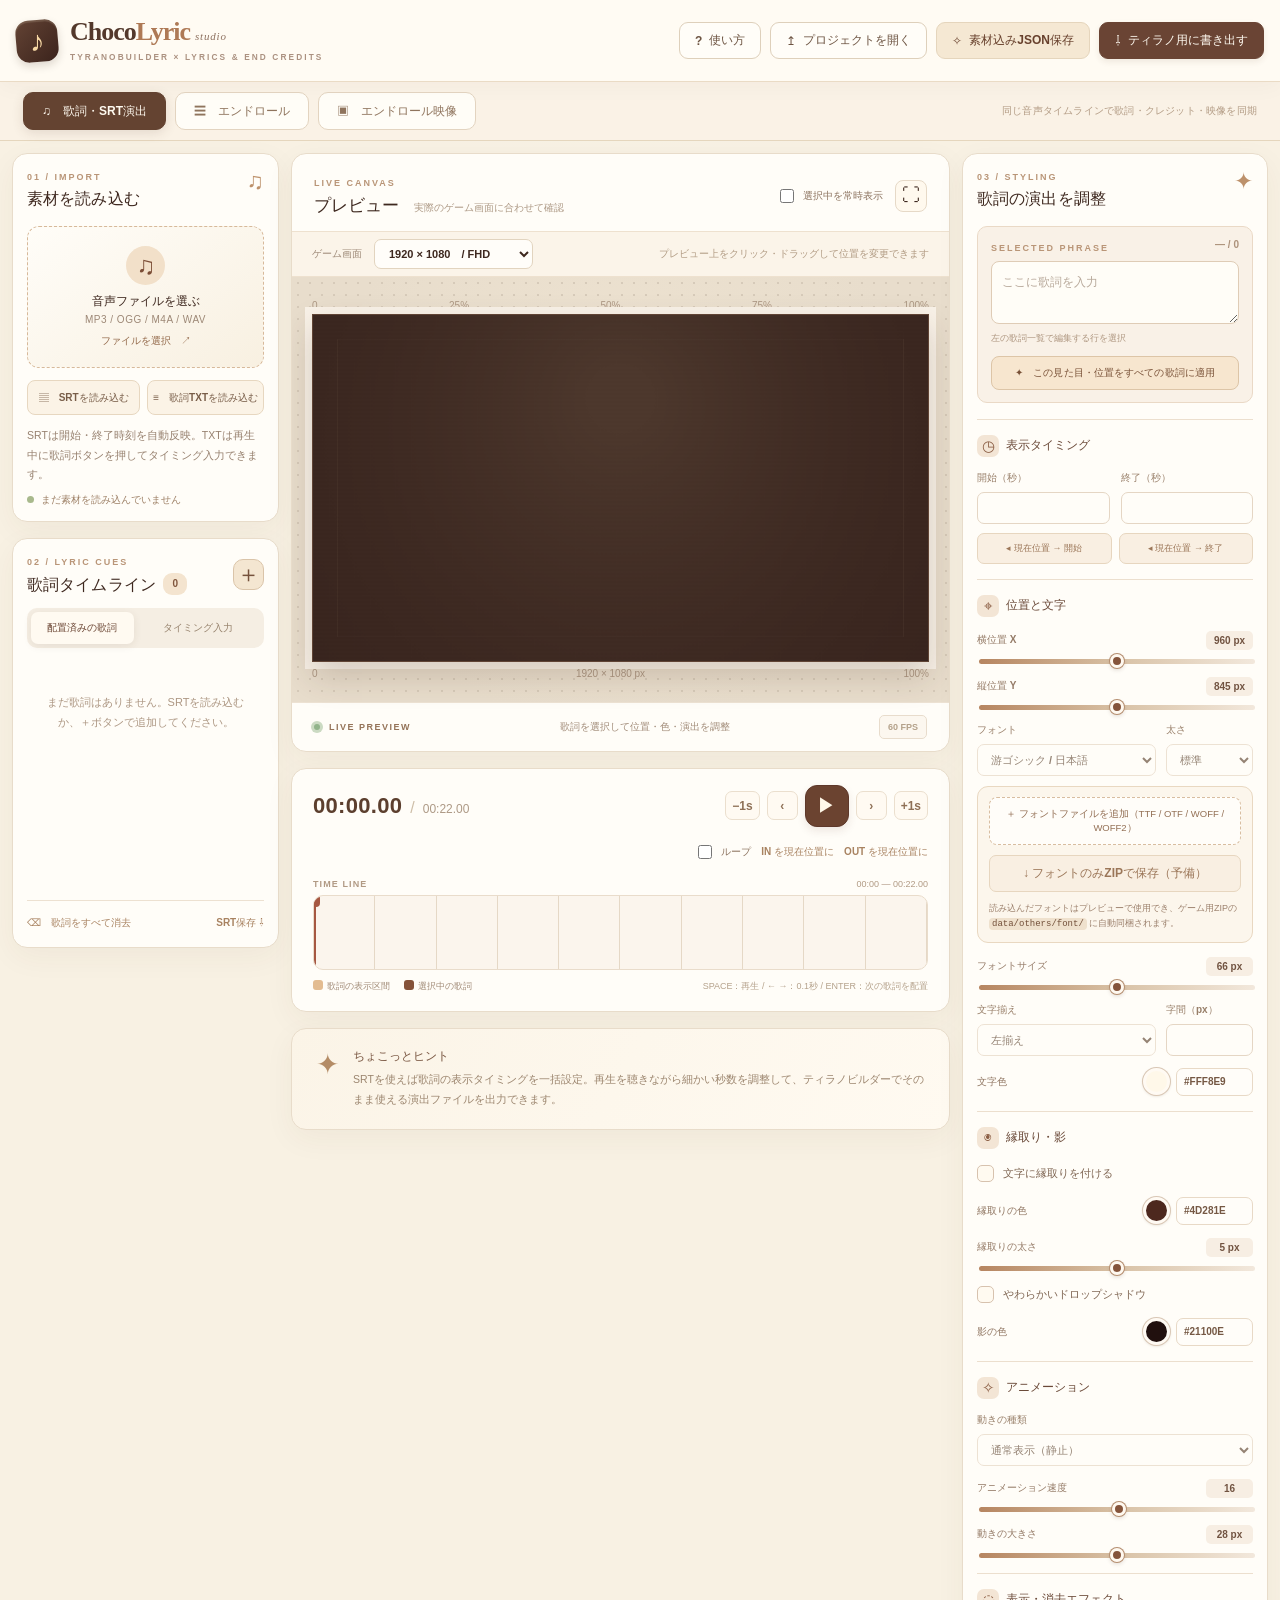
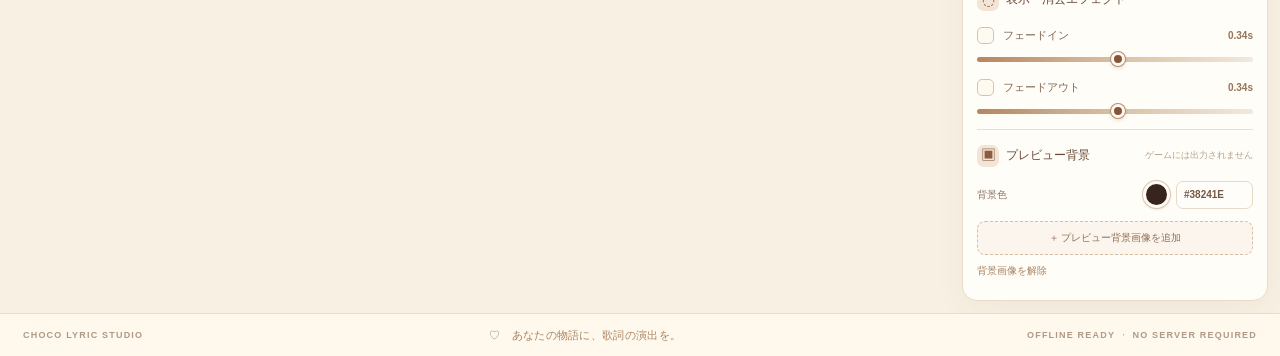
<file: ChocoLyric_Studio_v2.9_Standalone.html>
<!doctype html>
<html lang="ja">
<head>
<meta charset="utf-8"><meta name="viewport" content="width=device-width, initial-scale=1">
<meta name="theme-color" content="#f8f0df">
<title>ChocoLyric Studio | 歌詞・エンドロール・映像演出スタジオ</title>
<style>
:root{--cream:#fffaf0;--paper:#fffdf8;--vanilla:#f8f1e3;--milk:#f0e6d5;--milk2:#e9d8bc;--cocoa:#563527;--dark:#3e281f;--espresso:#251610;--muted:#947e6b;--line:#e8dcca;--accent:#ab7454;--gold:#d8b981;--rose:#e8b9a0;--shadow:0 9px 30px rgba(83,54,35,.052);font-synthesis:none;color-scheme:light}
*{box-sizing:border-box}body{margin:0;background:var(--vanilla);color:var(--dark);font-family:"Yu Gothic","Hiragino Kaku Gothic ProN",Meiryo,Arial,sans-serif;font-size:13px}button,input,textarea,select{font:inherit;color:inherit}button{cursor:pointer}input,textarea,select{outline:none}button:focus-visible,input:focus-visible,textarea:focus-visible,select:focus-visible,.timeline:focus-visible{outline:3px solid #ca9e73;outline-offset:2px}button:disabled{opacity:.45;cursor:default}button:not(:disabled){transition:background-color .18s,color .18s,transform .16s,border-color .16s,box-shadow .18s}button:not(:disabled):active{transform:translateY(1px)}button:hover:not(:disabled){filter:brightness(.985)}.hidden{display:none!important}.app-shell{min-height:100vh;display:flex;flex-direction:column;background:radial-gradient(ellipse 80% 20% at 48% -10%,#fffefa 0%,transparent 90%),var(--vanilla)}
.topbar{height:82px;min-height:82px;display:flex;align-items:center;justify-content:space-between;padding:0 27px 0 29px;gap:22px;background:#fffbf3;border-bottom:1px solid #eadbc5;box-shadow:0 4px 22px rgba(63,41,24,.035);z-index:2}.brand{display:flex;align-items:center;gap:12px;white-space:nowrap}.brand-icon{width:42px;height:42px;display:grid;place-items:center;background:linear-gradient(135deg,#634334,#3b231c);border-radius:13px;box-shadow:inset 0 2px 1px #fff1d629,0 4px 8px #2a170e28;transform:rotate(-5deg)}.brand-icon span{color:#f7d8a5;font-size:29px;font-family:Georgia,serif;transform:rotate(5deg)}.brand-name{font-family:Georgia,"Yu Mincho",serif;font-size:26px;letter-spacing:-1px;font-weight:700;color:#53382b;line-height:1}.brand-name span{color:#ae7955}.brand-name i{font-family:Georgia,serif;font-size:11px;font-weight:400;letter-spacing:.8px;color:#8e7160;margin-left:5px}.brand-sub{font-size:8.3px;letter-spacing:2.1px;color:#ab9180;margin-top:7px;font-weight:700}.top-actions{display:flex;align-items:center;gap:9px}.top-version{color:#af9d8b;font-size:9px;letter-spacing:1.6px;margin-right:11px;white-space:nowrap}.btn{height:37px;display:inline-flex;align-items:center;justify-content:center;gap:7px;border:1px solid #ded0bb;border-radius:9px;padding:0 15px;font-size:12px;font-weight:700;white-space:nowrap}.btn.ghost{background:#fffdf8;color:#6d5442}.btn.light{background:#f5e8d3;border-color:#e5d5bc;color:#68412d}.btn.primary{background:#6a4434;border-color:#6a4434;color:#fffaf1;box-shadow:0 3px 6px #50312118}.btn.primary:hover{background:#513022}.btn:hover{box-shadow:0 3px 10px #3a20150c}
.workbench{width:100%;display:grid;grid-template-columns:300px minmax(440px,1fr) 337px;gap:16px;padding:17px;max-width:1920px;margin:0 auto;align-items:start;flex:1}.sidebar,.center-stage{min-width:0;display:flex;flex-direction:column;gap:16px}.panel{background:var(--paper);border:1px solid var(--line);border-radius:15px;box-shadow:var(--shadow);overflow:hidden}.sidebar .panel{padding:19px}.section-heading{display:flex;align-items:center;justify-content:space-between;gap:10px;margin-bottom:16px}.section-heading h2{margin:5px 0 0;font-size:16px;letter-spacing:.1px;line-height:1.4;font-weight:750}.eyebrow{font-family:Arial,sans-serif;color:#b99577;letter-spacing:2px;font-size:9px;font-weight:800}.mini-mark{color:#bd916b;font-size:23px;align-self:flex-start}.upload-panel .dropzone{min-height:142px;border:1.5px dashed #d7b99a;background:linear-gradient(145deg,#fffdf8,#f8f0e1);border-radius:12px;display:flex;align-items:center;flex-direction:column;justify-content:center;text-align:center;cursor:pointer;gap:4px;transition:.2s}.upload-panel .dropzone:hover,.dropzone.dragover{border-color:#8c6346;background:#f7ead9}.upload-icon{width:39px;height:39px;display:grid;place-items:center;background:#f2e0c9;border-radius:50%;color:#7c4d36;font-family:Georgia,serif;font-size:25px;margin-bottom:4px}.drop-title{font-size:12px;font-weight:800;max-width:95%;overflow:hidden;text-overflow:ellipsis;white-space:nowrap}.drop-detail{color:#9d8876;font-size:10px;letter-spacing:.5px}.upload-link{font-size:10px;color:#93694a;font-weight:800;margin-top:5px}.inline-imports{display:grid;grid-template-columns:1fr 1fr;gap:7px;margin-top:12px}.import-btn{border:1px solid #e7d7c0;background:#fbf3e6;height:35px;border-radius:8px;padding:0 5px;color:#785d48;font-size:10px;font-weight:800;cursor:pointer}.import-btn:hover{background:#f4e5ce}.microcopy{color:#97816f;font-size:10.5px;line-height:1.85;margin:11px 0 8px}.file-status{display:flex;align-items:center;gap:7px;font-size:10px;color:#9e8167;overflow:hidden}.file-status span:last-child{overflow:hidden;text-overflow:ellipsis;white-space:nowrap}.status-dot{width:7px;height:7px;border-radius:50%;background:#a8b98c;flex:none}
.phrases-panel{display:flex;flex-direction:column;min-height:410px;max-height:calc(100vh - 410px);padding-bottom:10px!important}.list-heading{margin-bottom:12px}.count-pill{display:inline-grid;place-items:center;min-width:24px;height:22px;border-radius:9px;padding:0 5px;margin-left:3px;background:#f4e4cf;color:#80563d;font:700 10px Arial;vertical-align:2px}.icon-btn{width:31px;height:31px;border-radius:10px;border:1px solid #dac4a9;background:#f4e6d1;font-size:22px;color:#76523c;line-height:1}.list-switch{display:grid;grid-template-columns:1fr 1.2fr;gap:3px;padding:4px;background:#f5eee3;border-radius:10px;margin-bottom:10px}.switch-tab{border:0;border-radius:7px;background:transparent;padding:9px 3px;font-size:10px;color:#96826c;font-weight:800;white-space:nowrap}.switch-tab.active{background:#fffaf1;color:#694331;box-shadow:0 2px 8px #4a291216}.list-body{min-height:180px;overflow:auto;flex:1;margin-right:-9px;padding-right:9px;scrollbar-color:#d9c6b0 transparent;scrollbar-width:thin}.cue-item{display:grid;grid-template-columns:32px minmax(0,1fr) auto;gap:8px;align-items:center;min-height:68px;padding:9px 7px;border:1px solid transparent;border-bottom:1px solid #f0e6d9;border-radius:9px;cursor:pointer;margin-bottom:4px;position:relative}.cue-item:hover{background:#fcf5e9}.cue-item.selected{border-color:#d1ae90;background:linear-gradient(120deg,#f9ebd9,#fff9ef);box-shadow:inset 3px 0 #9b6749}.cue-index{border-radius:9px;width:30px;height:30px;background:#f5ead9;color:#9b7456;display:grid;place-items:center;font:700 11px Georgia,serif}.cue-item.selected .cue-index{background:#795039;color:#fff8e8}.cue-line{min-width:0}.cue-name{line-height:1.55;font-size:11.3px;font-weight:700;word-break:break-word;display:-webkit-box;-webkit-line-clamp:2;-webkit-box-orient:vertical;overflow:hidden}.cue-time{font:10px Arial,sans-serif;color:#ae957f;margin-top:4px}.cue-time span{color:#c8b29d;padding:0 3px}.cue-actions{display:flex;flex-direction:column;gap:2px}.cue-more{height:22px;width:23px;background:transparent;border:0;border-radius:7px;color:#a9917c;font-size:15px}.cue-more:hover{background:#f1e3d2}.tap-item{display:flex;align-items:center;gap:8px;width:100%;text-align:left;padding:9px;border:1px solid #ecd9c3;background:#fcf6ed;border-radius:9px;margin:0 0 7px;font-size:11.5px;line-height:1.5;color:#63462e;min-height:46px}.tap-item .tap-icon{font-size:14px;color:#ae7e55}.tap-item.used{opacity:.52;background:#e9e1d5;text-decoration:line-through}.tap-hint{color:#9b8570;font-size:10px;line-height:1.8;margin:3px 1px 12px}.list-footer{border-top:1px solid #ede1d1;padding-top:12px;display:flex;justify-content:space-between;gap:7px}.text-btn{border:0;background:transparent;padding:3px 0;color:#a88260;font-size:10px;font-weight:700;text-decoration:none}.text-btn:hover{text-decoration:underline;color:#74432b}.empty-list{padding:34px 18px;text-align:center;color:#ad9783;font-size:11px;line-height:1.9}
.preview-panel{padding:0}.preview-head{padding:20px 22px 14px;display:flex;align-items:center;justify-content:space-between;gap:10px}.preview-head h2{font-size:17px;margin:5px 0 0}.preview-head h2 small{font-size:10px;font-weight:500;color:#ad9985;margin-left:10px}.preview-options,.screen-toolbar{display:flex;align-items:center;gap:12px}.small-toggle{display:flex;align-items:center;gap:6px;font-size:10px;color:#8b725e;cursor:pointer;white-space:nowrap}.small-toggle input{width:14px;height:14px;accent-color:#8b5e42}.preview-action{border:1px solid #e6d9c7;border-radius:8px;background:#fff9ee;width:32px;height:32px;font-size:18px}.screen-toolbar{background:#fbf4e9;min-height:44px;border-top:1px solid #eee1cf;border-bottom:1px solid #eee1cf;padding:7px 20px}.toolbar-label{font-size:10px;color:#9e8a78;font-weight:800;white-space:nowrap}.screen-toolbar select{font-size:11px;font-weight:750;padding:7px 25px 7px 10px;border:1px solid #e2d4bf;background:#fffdf9;border-radius:7px;max-width:230px}.custom-size{display:flex;align-items:center;gap:4px}.custom-size input{width:66px;min-width:0;padding:5px;border:1px solid #e7d9c6;border-radius:7px;background:#fff}.stage-hint{font-size:10px;color:#b19b83;margin-left:auto;text-align:right}.preview-area{padding:22px 26px 23px;background:radial-gradient(circle at 50% 38%,#eee3d1,#e8ddcc 70%);background-image:radial-gradient(#d6cab9 .75px,transparent .75px),radial-gradient(circle at 50% 38%,#eee3d1,#e8ddcc 70%);background-size:12px 12px,auto;background-position:0 0,0 0}.stage-mat{max-width:1040px;margin:auto}.canvas-wrap{background:#473029;position:relative;max-height:58vh;box-shadow:0 14px 32px #42291832,0 0 0 7px #f9f2e8;overflow:hidden;cursor:crosshair;user-select:none;touch-action:none;border:1px solid #604435}.canvas-wrap canvas{display:block;width:100%;height:auto;aspect-ratio:16/9}.canvas-grain{pointer-events:none;position:absolute;inset:0;background:linear-gradient(transparent 50%,rgba(0,0,0,.025) 50%);background-size:auto 4px;mix-blend-mode:soft-light}.stage-ruler{height:18px;display:flex;align-items:center;justify-content:space-between;font:10px Arial;color:#ac9783}.bottom-ruler{margin-top:3px}.preview-foot{display:flex;align-items:center;justify-content:space-between;padding:12px 22px;gap:12px;border-top:1px solid #ede2d3;font-size:10px;color:#a18b78}.preview-badge{font:700 9px Arial;letter-spacing:1.5px;color:#947358;white-space:nowrap}.live-dot{width:6px;height:6px;background:#92b48b;border-radius:50%;display:inline-block;margin-right:5px;box-shadow:0 0 0 3px #cbdac2}.pill-muted{font:800 9px Arial;border:1px solid #e8dccc;background:#fcf7ef;padding:6px 8px;color:#b4a18a;border-radius:5px;white-space:nowrap}
.transport-panel{padding:16px 21px 18px}.transport-header{display:flex;align-items:center;justify-content:space-between;gap:15px;flex-wrap:wrap}.time-group{display:flex;align-items:baseline;gap:8px;font-family:Arial,sans-serif;font-variant-numeric:tabular-nums}.time-now{font-size:22px;font-weight:800;color:#5c3f2e;letter-spacing:.3px}.time-separator{font-size:16px;color:#cebea8}.time-total{font-size:12px;color:#ad9985}.transport-buttons{display:flex;align-items:center;gap:7px}.tiny-btn{height:29px;min-width:31px;border:1px solid #ebdfce;border-radius:7px;background:#fffaf2;color:#8e7056;font-size:12px;font-weight:700}.play-btn{width:44px;height:42px;border-radius:12px;background:#6b4330;color:#fff8e9;border:1px solid #5e382a;font-size:19px;box-shadow:0 4px 8px #5b2c271b}.transport-right{display:flex;align-items:center;gap:10px;flex-wrap:wrap}.timeline-label{display:flex;align-items:center;justify-content:space-between;margin:17px 0 6px;font:800 9px Arial;letter-spacing:1.1px;color:#b19a84}.timeline-label span:last-child{font-weight:500;letter-spacing:0}.timeline{height:75px;position:relative;border:1px solid #e9dccb;border-radius:10px;overflow:hidden;background:#fbf5ed;cursor:crosshair;touch-action:none}.timeline-grid{position:absolute;inset:0;background:repeating-linear-gradient(to right,transparent,transparent calc(10% - 1px),#e5d8c6 calc(10% - 1px),#e5d8c6 10%)}.timeline-cues{position:absolute;inset:0}.cue-bar{position:absolute;display:block;height:13px;top:21px;border:1px solid #caa078;border-radius:4px;background:#ead0b0;overflow:hidden;cursor:pointer;min-width:2px}.cue-bar:nth-child(3n+2){top:38px;background:#dbb78e}.cue-bar:nth-child(3n){top:55px;background:#cda782}.cue-bar.active{background:#87583d;border-color:#6d422d;box-shadow:0 0 0 1px #fff7ec}.playhead{height:100%;position:absolute;top:0;left:0;pointer-events:none;border-left:2px solid #a65842;z-index:4}.playhead:before{content:"";position:absolute;top:0;left:-5px;width:9px;height:11px;background:#a65842;border-radius:2px 2px 4px 4px}.playhead span{display:none}.transport-footer{display:flex;align-items:center;gap:14px;margin-top:10px;color:#a18b77;font-size:9px;flex-wrap:wrap}.transport-footer span{white-space:nowrap}.transport-footer i{width:10px;height:10px;border-radius:3px;display:inline-block;vertical-align:-1px;margin-right:4px}.legend-cream{background:#e3bc91}.legend-brown{background:#855239}.keyboard-hint{margin-left:auto;color:#b5a28c}.support-panel{display:flex;align-items:start;padding:19px 24px;gap:14px;background:linear-gradient(120deg,#fbf4e7,#fffaf1)}.support-ornament{font-size:28px;color:#b48c66}.support-panel strong{color:#785540;font-size:12px}.support-panel p{font-size:10.5px;line-height:1.9;color:#9c866f;margin:5px 0 0}
.settings-panel{padding:19px!important}.edit-current{padding:12px 13px;border-radius:10px;background:#f9f1e7;border:1px solid #ead9c6;margin-bottom:16px}.edit-current .eyebrow{font-size:9px}.edit-current #selectedNumber{float:right;font:800 10px Arial;color:#ad927b}#cueText{display:block;width:100%;padding:10px 10px;background:#fffdf7;border:1px solid #dfccb6;border-radius:8px;resize:vertical;min-height:62px;margin-top:7px;line-height:1.7;font-weight:650;font-size:12px}#cueSelectedHint{font-size:9px;color:#af9781;margin:8px 0 0;line-height:1.4}.setting-group{border-top:1px solid #ecdfce;padding-top:15px;margin-top:15px}.group-title{display:flex;align-items:center;gap:7px;font-size:12px;margin-bottom:14px;color:#6a4938}.group-title>span{display:inline-grid;place-items:center;width:22px;height:22px;border-radius:7px;background:#f3e5d5;color:#8a5d43;font-size:15px}.group-title small{margin-left:auto;font-size:9px;color:#b3a08c;font-weight:400}.form-field{display:flex;flex-direction:column;gap:7px;font-size:10px;color:#987f69;font-weight:700;min-width:0}.form-field input,.form-field select{width:100%;height:32px;padding:6px 9px;background:#fffdf8;border:1px solid #e5d6c4;border-radius:7px;font-size:11px;color:#684f3d}.form-field input:focus,.form-field select:focus{border-color:#a97f63}.two-fields{display:grid;grid-template-columns:1fr 1fr;gap:11px}.small-row{display:flex;gap:7px;margin-top:9px}.mini-button{flex:1;min-width:0;background:#f9efe2;border:1px solid #e7d6bf;border-radius:7px;font-size:9px;padding:8px 4px;font-weight:700;color:#9b7658}.mini-button:hover{background:#f0dec6}.range-field{margin:13px 0}.range-field>div{display:flex;align-items:center;justify-content:space-between;gap:10px;margin-bottom:9px}.range-field label{font-size:10px;color:#947a66;font-weight:700}.range-field output{font:800 10px Arial;color:#715341;background:#f7eee3;padding:4px 7px;border-radius:5px;min-width:47px;text-align:center}.range-field input,.fade-range{display:block;width:100%;accent-color:#8a5d40;cursor:pointer}input[type=range]{appearance:none;-webkit-appearance:none;height:5px;background:linear-gradient(to right,#b68560 0%,#d8c1a5 50%,#f2e8dc 100%);border-radius:9px;outline:none}input[type=range]::-webkit-slider-thumb{appearance:none;-webkit-appearance:none;width:14px;height:14px;border:3px solid #fff9f0;background:#85543b;border-radius:50%;box-shadow:0 0 0 1px #b58e70,0 2px 4px #472b1c2c}input[type=range]::-moz-range-thumb{width:11px;height:11px;border:2px solid #fff9f0;background:#85543b;border-radius:50%}.field-row{display:flex;gap:10px;margin-top:12px}.grow{flex:1}.short{flex:0 0 87px}.color-line{display:flex;align-items:center;justify-content:space-between;gap:10px;font-size:10px;color:#907662;font-weight:700;margin:12px 0}.color-control{display:flex;align-items:center;gap:6px}.color-swatch{width:27px;height:27px;border-radius:50%;border:3px solid #fffaf3;box-shadow:0 0 0 1px #d9c7b5,0 1px 3px #56402a33;flex:none}.color-hex{width:77px;height:28px;border-radius:7px;border:1px solid #e8d9c6;background:#fffdf9;padding:5px 7px;font:800 10px Arial;color:#755844;text-transform:uppercase}.check-setting{display:flex;align-items:center;gap:9px;color:#806754;font-size:10.8px;cursor:pointer;margin:10px 0;min-height:22px}.check-setting input{appearance:none;position:absolute;opacity:0;width:1px;height:1px}.custom-check{width:17px;height:17px;display:inline-grid;place-items:center;border:1px solid #d7c2ae;border-radius:5px;background:#fffaf0;flex:none;transition:.2s}.check-setting input:checked + .custom-check{background:#8a5e44;border-color:#8a5e44}.check-setting input:checked + .custom-check:after{content:'✓';color:#fff7ec;font-size:12px;font-weight:800}.check-setting input:focus-visible+.custom-check{outline:2px solid #b48b6b}.check-setting output{margin-left:auto;font:800 10px Arial;color:#987359}.dependent.is-disabled{opacity:.42;pointer-events:none}.fade-range{margin:4px 0 15px}.global-settings{padding-bottom:5px}.background-upload{display:block;padding:9px;text-align:center;border:1px dashed #d8bda0;border-radius:8px;background:#fbf5ed;color:#936f54;font-size:10px;cursor:pointer;margin:10px 0 6px}.site-footer{padding:14px 23px;border-top:1px solid #e8dccb;display:flex;align-items:center;justify-content:space-between;gap:20px;color:#af9a86;font:700 9px Arial;letter-spacing:1.2px;background:#fff9ed}.site-footer span:nth-child(2){letter-spacing:.3px;font-family:"Yu Mincho",serif;font-size:11px;color:#a98461}
.popover{position:fixed;z-index:30;background:#fffaf2;border:1px solid #dac3a8;border-radius:15px;padding:13px;width:259px;box-shadow:0 18px 50px #38231e48}.popover-head{display:flex;align-items:center;justify-content:space-between;font-size:11px;font-weight:800;color:#6b4835;margin-bottom:7px}.popover-head button{border:0;background:transparent;font-size:20px;color:#8d725e}.popover canvas{display:block;width:230px;height:230px;cursor:crosshair;touch-action:none}.popover-bottom{display:flex;align-items:center;gap:8px;padding:5px 4px}.popover-bottom span{width:22px;height:22px;border-radius:50%;border:2px solid #fff;box-shadow:0 0 0 1px #dac6ae}.popover-bottom code{font-size:12px;font-weight:800;color:#77543c}.popover-bottom input{margin-left:auto;width:28px;height:28px;border:0;padding:0;background:transparent;cursor:pointer}.popover p{text-align:center;color:#a89078;font-size:9px;margin:8px 0 1px}
dialog{border:1px solid #e2d1bb;border-radius:17px;padding:0;max-width:min(500px,92vw);width:100%;box-shadow:0 20px 70px #3c201855;background:#fffaf2;color:#4e3022}dialog::backdrop{background:#2c1912a1;backdrop-filter:blur(3px)}.modal-inner{padding:28px 30px 26px}.modal-eyebrow{color:#b58763;font:800 9px Arial;letter-spacing:2px}.modal-inner h2{font-size:21px;margin:8px 0 8px}.modal-inner p{line-height:1.75;color:#987e66;font-size:11px}.modal-inner .form-field{margin-top:18px}.modal-note{padding:12px;background:#f6ecdd;border-radius:9px}.export-file-list{display:flex;flex-direction:column;gap:6px;border:1px solid #e8d9c8;border-radius:10px;background:#fffdf8;padding:12px 14px;color:#84664f;font:11px monospace;overflow:auto}.export-file-list span:before{content:'◫';color:#a98768;margin-right:8px}.modal-actions{display:flex;justify-content:flex-end;gap:9px;margin-top:21px}.help-inner ol{padding-left:20px;color:#775b47;line-height:1.95;font-size:12px}.help-inner li{margin-bottom:10px}.help-inner code{background:#f5e8d6;padding:3px;border-radius:3px;font-size:11px}.help-inner button{margin-left:auto;display:flex}.toast{position:fixed;z-index:40;bottom:25px;left:50%;transform:translate(-50%,15px);opacity:0;pointer-events:none;min-width:220px;text-align:center;border:1px solid #a77f63;background:#5b3b2b;color:#fff9ec;box-shadow:0 9px 30px #4e271c55;border-radius:10px;padding:11px 20px;font-size:12px;transition:.24s}.toast.visible{transform:translate(-50%,0);opacity:1}
@media (max-width:1390px){.workbench{grid-template-columns:267px minmax(390px,1fr) 306px;gap:12px;padding:12px}.topbar{padding:0 16px}.sidebar .panel{padding:14px!important}.preview-area{padding:19px 20px}.top-version{display:none}.transport-right{width:100%;justify-content:flex-end}.phrases-panel{max-height:calc(100vh - 375px)}}
@media (max-width:1110px){.workbench{grid-template-columns:255px minmax(0,1fr);gap:13px}.right-sidebar{grid-column:2;grid-row:2}.right-sidebar .settings-panel{display:grid;grid-template-columns:1fr 1fr;column-gap:24px}.right-sidebar .settings-panel>.section-heading,.right-sidebar .settings-panel>.edit-current{grid-column:1/-1}.topbar{flex-wrap:wrap;height:auto;min-height:82px;padding:12px 15px}.top-actions{flex-wrap:wrap}.phrases-panel{max-height:none}.preview-area{padding:15px}}
@media (max-width:735px){.workbench{grid-template-columns:1fr}.left-sidebar,.right-sidebar{grid-column:1}.center-stage{grid-column:1;grid-row:1}.left-sidebar{grid-row:2}.right-sidebar{grid-row:3}.right-sidebar .settings-panel{display:block}.topbar{gap:12px}.top-actions{gap:5px}.top-actions .btn{height:32px;padding:0 9px;font-size:10px}.brand-name{font-size:23px}.brand-sub{font-size:7px}.stage-hint{display:none}.preview-head h2 small{display:block;margin-left:0}.preview-area{padding:14px 12px}.preview-head{padding:16px}.screen-toolbar{padding:7px 12px}.preview-foot{padding:11px}.transport-panel{padding:14px}.transport-header{justify-content:center}.transport-right{justify-content:center}.keyboard-hint{display:none}.site-footer{justify-content:center}.site-footer span:first-child,.site-footer span:last-child{display:none}}

.apply-all-btn{display:block;width:100%;border:1px solid #ddc5a7;color:#785036;background:#f7e6cf;border-radius:8px;padding:9px 4px;font-size:10px;font-weight:800;margin-top:11px;letter-spacing:.1px}.apply-all-btn:hover{background:#edd6b6}

/* Custom font upload / resource list */
.custom-font-box{margin:10px 0 14px;padding:10px 11px;border-radius:11px;background:#fcf6ec;border:1px solid #e9d8c1}
.custom-font-box .font-upload{margin:0;padding:9px 7px;background:#fffdf9;line-height:1.5;font-size:9.5px}
.font-list{display:flex;flex-direction:column;gap:6px;margin-top:7px}.font-list:empty{display:none}
.font-resource{display:flex;align-items:center;gap:8px;min-width:0;padding:7px 7px 7px 9px;border-radius:7px;border:1px solid #e6d6c2;background:#fffdf8}
.font-resource>div{display:flex;flex-direction:column;gap:3px;min-width:0;flex:1}
.font-resource strong{font-size:10px;color:#69503d;overflow:hidden;text-overflow:ellipsis;white-space:nowrap}
.font-resource small{font-size:9px;color:#a38670;line-height:1.3}
.font-resource.missing{border-color:#d3ab82;background:#fff8ec}.font-resource.missing small{color:#aa653d}
.font-resource button{height:23px;width:23px;flex:none;border:1px solid #e8d9c6;border-radius:6px;background:#f7ebde;color:#866047;font-size:15px}
.font-hint{font-size:9px;color:#9c816d;line-height:1.65;margin:7px 0 0}
.font-hint code{background:#efe1cd;border-radius:4px;padding:1px 3px;font-size:9px;color:#73503a}

/* v1.2 - font-only safety export */
.font-only-button{margin:10px 0 2px;width:100%;padding:9px 12px;font-size:12px;white-space:normal}

/* v2.0 - synchronized end credits editor */
[data-mode="lyrics"] .credits-only,[data-mode="lyrics"] .endroll-only,[data-mode="endroll"] .lyrics-only,[data-mode="endroll"] .credits-only,[data-mode="credits"] .lyrics-only,[data-mode="credits"] .endroll-only{display:none!important}
.workspace-switch{display:flex;align-items:center;gap:9px;padding:10px 23px;background:#faf2e6;border-bottom:1px solid #e5d6bd}
.workspace-tab{height:38px;background:#fffdf7;color:#8f745d;border:1px solid #e3d4c0;border-radius:10px;padding:0 18px;font-size:12px;font-weight:800;white-space:nowrap}
.workspace-tab.active{background:#644331;border-color:#644331;color:#fffaf0;box-shadow:0 3px 12px #5b3b2a23}
.workspace-caption{margin-left:auto;color:#b29b84;letter-spacing:.2px;font-size:10px}
.credits-library .dropzone{min-height:126px;border:1.5px dashed #d7b99a;background:linear-gradient(140deg,#fffdf7,#f6e9d6);border-radius:12px;display:flex;align-items:center;flex-direction:column;justify-content:center;gap:5px;cursor:pointer;text-align:center}
.credits-library .dropzone:hover,.credits-library .dropzone.dragover{border-color:#8c6346;background:#f6e7d3}
.media-library-list{display:flex;flex-direction:column;gap:7px;margin-top:14px;max-height:290px;overflow-y:auto}
.media-resource{display:flex;gap:9px;align-items:center;border:1px solid #e7d9c9;border-radius:9px;background:#fffcf7;padding:7px;text-align:left;min-width:0}
.media-resource.active{background:#f4e7d5;border-color:#ae8566}
.media-thumb{width:52px;height:43px;flex:none;border-radius:6px;background:#4e3225;display:grid;place-items:center;color:#fff3e0;font-size:23px;overflow:hidden}
.media-thumb img,.media-thumb video{width:100%;height:100%;object-fit:cover}
.media-meta{min-width:0;flex:1}.media-meta strong{display:block;font-size:11px;overflow:hidden;text-overflow:ellipsis;white-space:nowrap}.media-meta small{display:block;font-size:9px;margin-top:4px;color:#a9907b}
.media-add{min-width:32px;height:32px;border-radius:9px;background:#805842;color:#fff9ee;border:0;font-weight:800;font-size:18px}.media-remove{background:transparent;border:0;color:#ae8e76;font-size:19px;padding:4px}
.credits-clips{display:flex;flex-direction:column;min-height:300px;max-height:calc(100vh - 550px)}
.credits-clips #clipList{min-height:130px}.clip-item{grid-template-columns:32px minmax(0,1fr) auto}.clip-item .cue-name{white-space:nowrap;text-overflow:ellipsis;display:block}
.clip-selected-name{margin-top:9px;font-size:13px;font-weight:800;overflow-wrap:anywhere;color:#6b4a37}
.credits-editor .edit-current{margin-bottom:9px}.credits-editor .check-setting{font-size:11px}.credits-editor select{font-size:11px}
.credits-export-hint{border:1px solid #e4cfb0;background:#faf0df;padding:12px;border-radius:10px;display:flex;flex-direction:column;gap:7px;line-height:1.7;color:#7e5a40;font-size:11px}
.credits-export-hint strong{font-size:11px}.credits-export-hint span{font-size:10px}
.credits-export-hint code{font-size:10px;background:#eddec9;border-radius:3px;padding:2px}
.timeline-cues.credits-only .cue-bar{background:#b79f89;bottom:4px;height:19px}
.timeline-cues.credits-only .cue-bar.active{background:#71462f}
.timeline-cues.credits-only .cue-bar.has-fade:after{content:'';position:absolute;left:0;top:0;bottom:0;width:20%;background:linear-gradient(90deg,#f2e2beaa,transparent)}
.preview-options .small-toggle{white-space:normal}
@media(max-width:1100px){.workspace-caption{display:none}.credits-clips{max-height:none}.credits-editor{grid-column:2}}
@media(max-width:735px){.workspace-switch{padding:9px 13px}.workspace-tab{flex:1;padding:0 7px;font-size:11px}.credits-editor{grid-column:1}}

/* v2.2 - in-app usage guide and nonofficial attribution */
#helpDialog{max-width:min(650px,94vw);max-height:min(88vh,900px);overflow-y:auto;overscroll-behavior:contain}
#helpDialog .help-recipe{border:1px solid #e3d0b5;background:#fff8ec;border-radius:12px;padding:16px;margin:18px 0}
#helpDialog .help-recipe h3{margin:0 0 9px;color:#62412f;font-size:14px}
#helpDialog .help-recipe p{margin:8px 0;color:#856b54;line-height:1.7}
#helpDialog .help-recipe pre{margin:12px 0;padding:16px;border-radius:10px;background:#422b22;color:#fff3df;white-space:pre-wrap;overflow-wrap:anywhere;overflow-x:auto;line-height:1.85;font:12px/1.85 ui-monospace,SFMono-Regular,Consolas,monospace}
#helpDialog .help-recipe pre code{background:none;color:inherit;padding:0;font:inherit}
#helpDialog .help-recipe-extra{border-top:1px solid #e6d4c0;margin-top:12px;padding-top:12px;font-size:12px}
#helpDialog .help-recipe-extra strong{color:#62412f}
#helpDialog .help-recipe-extra code{white-space:normal;overflow-wrap:anywhere}
#helpDialog .help-nonofficial{background:#f5eee4;border-left:3px solid #af8769;padding:12px 14px;border-radius:6px;color:#765640}


/* v2.6 - scrolling endroll cards */
.nonlyrics-only{}
[data-mode="lyrics"] .nonlyrics-only{display:none!important}
.timeline-cues.endroll-only .cue-bar{background:#d2c1a7;bottom:24px;height:15px}
.timeline-cues.endroll-only .cue-bar.active{background:#8a6246}
.endroll-list-panel{display:flex;flex-direction:column;min-height:320px;max-height:calc(100vh - 520px)}
.endroll-editor .clip-selected-name{margin-bottom:8px}
.endroll-card-chip{display:inline-flex;align-items:center;gap:5px;padding:2px 8px;border-radius:999px;background:#f1e1cb;color:#80573f;font-size:10px;font-weight:800;margin-bottom:6px}
.endroll-card-editor .form-field textarea,.endroll-card-editor textarea{width:100%;min-height:108px;padding:10px;border:1px solid #e4d4c0;border-radius:8px;background:#fffdf9;resize:vertical}
.endroll-card-editor .entry-row{display:grid;grid-template-columns:1fr 1fr auto;gap:7px;align-items:end;margin:0 0 8px}
.endroll-card-editor .entry-row button{height:34px;width:34px;border:1px solid #e7d8c6;border-radius:8px;background:#f7ebde;color:#866047;font-size:18px}
.endroll-card-editor .editor-actions{display:flex;justify-content:space-between;gap:8px;margin-top:10px}
.endroll-card-editor .mini-button.full{width:100%}
.endroll-card-editor .micro-note{font-size:10px;color:#9f846d;line-height:1.7;margin-top:8px}
.endroll-preview-box{border:1px solid #ead8c1;background:#fffaf2;border-radius:10px;padding:10px}

/* v2.7: center all compact glyph buttons, show editable placeholders. */
.icon-btn,.cue-more,.endroll-card-editor .entry-row button,.font-resource button{
  display:inline-flex;align-items:center;justify-content:center;padding:0;line-height:1;vertical-align:middle;
}
.icon-btn{flex:0 0 31px;font-family:Arial,sans-serif;font-size:23px;font-weight:500}
.endroll-card-editor input::placeholder,.endroll-card-editor textarea::placeholder,#cueText::placeholder{color:#b8a99b;opacity:1;font-weight:400}
.endroll-style-group .endroll-sync-toggle{margin-bottom:4px}
.endroll-style-card{border:1px solid #e9d9c5;background:#fcf7ef;border-radius:10px;padding:12px 11px;margin:11px 0}
.endroll-style-heading{font-size:11px;font-weight:800;color:#80563d;margin-bottom:12px}
.endroll-style-card .form-field{margin:11px 0}
.endroll-style-card .form-field output{float:right;font:800 10px Arial;color:#80563d}
.endroll-style-card .form-field input[type=range]{width:100%;height:5px;margin:4px 0 8px;padding:0;border:0;background:linear-gradient(to right,#b68560,#f2e8dc)}
.endroll-style-card .color-line{margin:12px 0}
.endroll-style-card.is-disabled,#endrollBgOptions.is-disabled{opacity:.45}
.endroll-style-card.is-disabled *{cursor:default}
.endroll-style-card .form-field select{max-width:100%;min-width:0}
.endroll-card-editor .entry-row{grid-template-columns:minmax(0,1fr) minmax(0,1fr) 34px}
.endroll-card-editor .entry-row .form-field{min-width:0}

/* v2.8: horizontal endroll placement and alignment controls */
.endroll-position-group .endroll-horizontal-range{margin:9px 0 14px}
.endroll-position-group .endroll-horizontal-range input{width:100%;display:block;margin:0}
.endroll-range-labels{display:flex;justify-content:space-between;gap:5px;margin-top:11px;color:#a48972;font-size:9px;font-weight:700}
.endroll-position-presets .mini-button.active{background:#8a5e44;color:#fffaf2;border-color:#8a5e44}
.endroll-position-presets .mini-button:focus-visible{outline:2px solid #b38e73;outline-offset:2px}
.endroll-position-group .microcopy{margin:11px 0 0;line-height:1.65}
/* v2.9: relative body-only horizontal offset, independent from the heading. */
.endroll-body-position{margin-top:18px;padding:13px 11px 12px;border-radius:10px;background:#fbf4e8;border:1px solid #e8d9c5}
.endroll-body-position-head{display:flex;align-items:center;justify-content:space-between;gap:8px;font-size:11px;color:#76503b;font-weight:800}
.endroll-body-position-head output{font:800 10px Arial,sans-serif;color:#986749;white-space:nowrap}
#endrollBodyOffsetX{display:block;width:100%;margin:15px 0 7px;accent-color:#95684a}
.endroll-offset-reset{display:block;margin:12px 0 0 auto}
.endroll-body-position .microcopy{margin:10px 0 0}


/* v2.9: full, beginner-friendly in-app user manual */
#helpDialog{width:min(1130px,96vw);max-width:min(1130px,96vw);height:min(900px,92vh);height:min(900px,92dvh);max-height:92vh;max-height:92dvh;overflow:hidden;border-radius:18px}
#helpDialog .help-inner{height:100%;padding:0;display:flex;flex-direction:column;min-height:0;overflow:hidden}
#helpDialog .help-head{background:#fffaf1;padding:22px 27px 19px;display:flex;align-items:flex-start;justify-content:space-between;gap:20px;border-bottom:1px solid #ebddcd;flex:none}
#helpDialog .help-heading-block{min-width:0}
#helpDialog .help-head h2{margin:8px 0 5px;font-size:25px;color:#56392d;line-height:1.35}
#helpDialog .help-head h2 small{font-size:12px;font-weight:500;color:#947961;display:inline-block;margin-left:9px}
#helpDialog .help-head p{font-size:12px;color:#826d5c;margin:5px 0 0}
#helpDialog .help-close{display:grid;place-items:center;margin:0;border:1px solid #e4d4be;background:#f8efe2;border-radius:10px;width:37px;height:37px;font-size:24px;color:#6d4e3b;flex:none}
#helpDialog .help-close:hover{background:#f0e1cd}
#helpDialog .help-searchbar{display:flex;align-items:center;gap:11px;background:#fffdf8;border-bottom:1px solid #eaded0;padding:11px 27px;flex:none}
#helpDialog .help-searchbox{display:flex;gap:10px;align-items:center;flex:1;min-width:0;border:1px solid #e4d5c1;border-radius:10px;padding:0 13px;background:#fff}
#helpDialog .help-searchbox>span:first-child{font-size:24px;color:#a88062}
#helpDialog #helpSearch{width:100%;height:38px;border:0;outline:0;min-width:0;font-size:12px;background:transparent;color:#50382c}
#helpDialog #helpSearch::placeholder{color:#aa9786}
#helpDialog .help-search-shortcut{font-size:10px;color:#b09e8c;white-space:nowrap}
#helpDialog .help-reset{border:1px solid #dfcbb3;background:#f8f0e4;border-radius:8px;padding:10px 13px;font-size:11px;font-weight:750;color:#815e48;margin:0}
#helpDialog .help-search-status{font-size:11px;color:#927963;min-width:65px;text-align:right}
#helpDialog .help-layout{display:grid;grid-template-columns:232px minmax(0,1fr);flex:1;min-height:0;overflow:hidden}
#helpDialog .help-toc{background:#f7efe2;border-right:1px solid #e8d8c3;padding:23px 12px 22px;overflow-y:auto;scrollbar-width:thin}
#helpDialog .help-toc-title{font-size:13px;font-weight:850;color:#654735;padding:0 13px 15px}
#helpDialog .help-toc-title span{font:800 9px Arial,sans-serif;letter-spacing:1.4px;color:#b39475;margin-left:7px}
#helpDialog .help-toc-link{display:flex;align-items:center;width:100%;gap:10px;margin:0 0 4px;padding:11px 10px;text-align:left;border:1px solid transparent;background:transparent;color:#856b57;border-radius:8px;font-size:11px;font-weight:700;line-height:1.5}
#helpDialog .help-toc-link>span{font:800 10px Georgia,serif;color:#b89b7c;min-width:19px}
#helpDialog .help-toc-link:hover{background:#f0e4d3}
#helpDialog .help-toc-link.active{background:#fff9ed;border-color:#e4d1bb;color:#5a382a;box-shadow:inset 3px 0 #976746}
#helpDialog .help-article{overflow-y:auto;min-height:0;background:#fffdf9;padding:4px 38px 26px;scrollbar-color:#d3bca6 transparent;scrollbar-width:thin;outline-offset:-5px}
#helpDialog .help-section{padding:30px 0 31px;border-bottom:1px solid #e9dccb;scroll-margin-top:18px}
#helpDialog .help-chapter{font:850 10px Arial,sans-serif;letter-spacing:2px;color:#a87e5b}
#helpDialog .help-section h3{font-size:21px;color:#573b2b;line-height:1.45;margin:8px 0 17px;letter-spacing:.02em;border-left:4px solid #b88a60;padding-left:13px}
#helpDialog .help-section h3 em{font-style:normal;font-size:11px;color:#a08a75;font-weight:600}
#helpDialog .help-section h4{font-size:14px;line-height:1.5;color:#775039;margin:22px 0 9px;padding:0 0 6px;border-bottom:1px dashed #e8d7c2}
#helpDialog .help-section p,#helpDialog .help-section li{font-size:12px;color:#6c5747;line-height:1.95}
#helpDialog .help-section p{margin:9px 0 13px}
#helpDialog .help-section ol,#helpDialog .help-section ul{margin:9px 0 16px;padding-left:23px}
#helpDialog .help-section li{margin-bottom:7px;padding-left:3px}
#helpDialog .help-section strong{color:#563b2d}
#helpDialog .help-section code{border:0;background:#f3e7d6;border-radius:4px;color:#6d422d;padding:2px 5px;overflow-wrap:anywhere;font-size:11px}
#helpDialog .help-section pre{background:#39271f;border:1px solid #53372a;color:#ffefd6;padding:16px 18px;border-radius:10px;line-height:1.8;white-space:pre-wrap;overflow-wrap:anywhere;overflow-x:auto;font:12px/1.85 ui-monospace,SFMono-Regular,Consolas,monospace;margin:12px 0}
#helpDialog .help-section pre code{font:inherit;line-height:inherit;color:inherit;background:none;padding:0}
#helpDialog .help-steps{display:grid;gap:10px;margin:20px 0}
#helpDialog .help-steps>div{display:flex;gap:14px;padding:14px;background:#fbf4e8;border:1px solid #ebddc8;border-radius:11px;align-items:center}
#helpDialog .help-steps b{display:grid;place-items:center;min-width:32px;height:32px;background:#6a4434;color:#fff9ed;border-radius:50%;font:800 14px Georgia,serif}
#helpDialog .help-steps span{display:flex;flex-direction:column;gap:3px}
#helpDialog .help-steps small{font-size:11px;line-height:1.6;color:#947d68}
#helpDialog .help-mini-grid{display:grid;grid-template-columns:1fr 1fr;gap:10px;margin-top:14px}
#helpDialog .help-mini-grid>div{background:#fcf7ee;border:1px solid #ebe0d0;border-radius:10px;padding:15px 16px}
#helpDialog .help-mini-grid strong{font-size:12px}
#helpDialog .help-mini-grid p{margin:6px 0 0;font-size:11px;line-height:1.7}
#helpDialog .help-note,#helpDialog .help-tip,#helpDialog .help-warning{border-radius:10px;padding:15px 18px;margin:18px 0;background:#f6eee2;border-left:4px solid #9b7454}
#helpDialog .help-note strong,#helpDialog .help-tip strong,#helpDialog .help-warning strong{font-size:12px}
#helpDialog .help-note p,#helpDialog .help-tip p,#helpDialog .help-warning p{margin:5px 0 0;font-size:11.5px}
#helpDialog .help-tip{background:#f8f4eb;border-left-color:#9c9b72}
#helpDialog .help-warning{background:#fff2e8;border-left-color:#b97859}
#helpDialog .help-file-tree{background:#faf3e7;border:1px solid #e8d5bc;padding:17px;border-radius:9px;line-height:2;white-space:normal;overflow:auto}
#helpDialog .help-file-tree code{font:12px/2 ui-monospace,Consolas,monospace;background:transparent;color:#604737;padding:0}
#helpDialog .help-key-table{width:100%;border-collapse:collapse;margin:16px 0;font-size:11px;table-layout:auto}
#helpDialog .help-key-table th{background:#eee0ce;text-align:left;color:#553c2c;font-weight:800}
#helpDialog .help-key-table td,#helpDialog .help-key-table th{border:1px solid #e8d7c0;padding:10px 12px;line-height:1.65;vertical-align:top}
#helpDialog .help-key-table td{color:#6d5847}
#helpDialog kbd{font:700 10px ui-monospace,Consolas,monospace;background:#f5eada;border:1px solid #e1cab0;border-bottom-width:2px;padding:2px 5px;border-radius:4px;color:#69492f;white-space:nowrap}
#helpDialog .help-section .help-small{font-size:10.5px;color:#927d6b}
#helpDialog .help-faq{padding:12px 0 14px;border-bottom:1px dashed #e6d9c8}
#helpDialog .help-faq:last-child{border-bottom:0}
#helpDialog .help-faq h4{margin:3px 0 6px;border:0;color:#77513b;font-size:13px;padding:0}
#helpDialog .help-faq p{margin:0;font-size:11.5px}
#helpDialog .help-nonofficial{margin-top:18px;padding:13px 15px;background:#f6ede1;border-left:3px solid #ad805d;color:#785f4c;border-radius:6px}
#helpDialog .help-no-results{text-align:center;padding:70px 15px;color:#9d866e;font-size:13px}
#helpDialog .help-bottom{display:flex;justify-content:space-between;align-items:center;gap:15px;padding:28px 0 0}
#helpDialog .help-bottom span{font:800 9px Arial,sans-serif;letter-spacing:1.4px;color:#a9937d}
#helpDialog .help-bottom button{margin:0}
@media(max-width:770px){#helpDialog{width:96vw;max-width:96vw;height:94dvh;max-height:94dvh}#helpDialog .help-head{padding:17px 18px}#helpDialog .help-head h2{font-size:20px}#helpDialog .help-head h2 small{display:block;margin:3px 0 0}#helpDialog .help-searchbar{padding:9px 15px;gap:7px}#helpDialog .help-search-shortcut{display:none}#helpDialog .help-search-status{display:none}#helpDialog .help-layout{display:flex;flex-direction:column}#helpDialog .help-toc{display:flex;align-items:center;gap:6px;padding:10px 12px;border-right:0;border-bottom:1px solid #e8d8c3;overflow-x:auto;overflow-y:hidden;flex:none;scrollbar-width:thin}#helpDialog .help-toc-title{white-space:nowrap;padding:0 8px}#helpDialog .help-toc-title span{display:none}#helpDialog .help-toc-link{white-space:nowrap;flex:none;width:auto;padding:9px 11px;margin:0}#helpDialog .help-article{padding:4px 20px 20px}#helpDialog .help-mini-grid{grid-template-columns:1fr}#helpDialog .help-section{padding:24px 0}#helpDialog .help-section h3{font-size:18px}}
@media(max-width:390px){#helpDialog .help-head p{display:none}#helpDialog .help-reset{padding:9px 8px}#helpDialog .help-key-table td,#helpDialog .help-key-table th{padding:8px 6px}#helpDialog .help-bottom span{display:none}}

</style>
</head>
<body data-mode="lyrics">
<div class="app-shell">
  <header class="topbar">
    <div class="brand"><div class="brand-icon" aria-hidden="true"><span>♪</span></div><div><div class="brand-name">Choco<span>Lyric</span><i>studio</i></div><div class="brand-sub">TYRANOBUILDER × LYRICS & END CREDITS</div></div></div>
    <div class="top-actions"><span class="top-version">BROWSER STUDIO / v2.9</span><button class="btn ghost" id="helpBtn">? <span>使い方</span></button><button class="btn ghost" id="loadProjectBtn">↥ <span>プロジェクトを開く</span></button><button class="btn light" id="saveProjectBtn">✧ <span>素材込みJSON保存</span></button><button class="btn primary" id="exportBtn">⇩ <span>ティラノ用に書き出す</span></button></div>
  </header>
  <nav class="workspace-switch" aria-label="制作モード">
    <button type="button" id="modeLyrics" class="workspace-tab active">♫　歌詞・SRT演出</button>
    <button type="button" id="modeEndroll" class="workspace-tab">☰　エンドロール</button>
    <button type="button" id="modeCredits" class="workspace-tab">▣　エンドロール映像</button>
    <span class="workspace-caption">同じ音声タイムラインで歌詞・クレジット・映像を同期</span>
  </nav>
  <div class="workbench">
    <aside class="sidebar left-sidebar">
      <section class="panel upload-panel">
        <div class="section-heading"><div><span class="eyebrow">01 / IMPORT</span><h2>素材を読み込む</h2></div><span class="mini-mark">♫</span></div>
        <label class="dropzone" id="audioDrop" for="audioInput"><span class="upload-icon">♫</span><span class="drop-title" id="audioTitle">音声ファイルを選ぶ</span><span class="drop-detail">MP3 / OGG / M4A / WAV</span><span class="upload-link">ファイルを選択　↗</span></label>
        <input type="file" id="audioInput" accept="audio/*,.mp3,.ogg,.m4a,.wav,.aac,.webm" hidden>
        <div class="inline-imports"><label class="btn import-btn" for="srtInput">▤　SRTを読み込む</label><label class="btn import-btn" for="txtInput">≡　歌詞TXTを読み込む</label></div>
        <input type="file" id="srtInput" accept=".srt,text/plain" hidden><input type="file" id="txtInput" accept=".txt,text/plain" hidden>
        <p class="microcopy">SRTは開始・終了時刻を自動反映。TXTは再生中に歌詞ボタンを押してタイミング入力できます。</p>
        <div class="file-status"><span class="status-dot"></span><span id="importStatus">まだ素材を読み込んでいません</span></div>
      </section>
      <section class="panel phrases-panel lyrics-only">
        <div class="section-heading list-heading"><div><span class="eyebrow">02 / LYRIC CUES</span><h2>歌詞タイムライン <span class="count-pill" id="cueCount">0</span></h2></div><button class="icon-btn" id="addCueBtn" title="現在の再生位置に歌詞を追加">＋</button></div>
        <div class="list-switch"><button class="switch-tab active" data-tab="cues">配置済みの歌詞</button><button class="switch-tab" data-tab="tap">タイミング入力 <span id="unplacedCount"></span></button></div>
        <div class="list-body" id="cueList"></div><div class="list-body hidden" id="tapList"></div>
        <div class="list-footer"><button class="text-btn" id="clearCuesBtn">⌫　歌詞をすべて消去</button><button class="text-btn" id="exportSrtBtn">SRT保存 ⇩</button></div>
      </section>
      
      <section class="panel endroll-only endroll-list-panel">
        <div class="section-heading list-heading"><div><span class="eyebrow">02 / ENDROLL CARDS</span><h2>エンドロールカード <span class="count-pill" id="endrollCount">0</span></h2></div><button class="icon-btn" id="addEndrollCardBtn" title="カードを追加">＋</button></div>
        <div class="field-row" style="margin-bottom:10px;align-items:end"><label class="form-field grow">追加する項目<select id="endrollTemplate"><option value="custom">任意（入力して決める）</option><option value="idea">原案</option><option value="scenario">シナリオ</option><option value="bg">イラスト/背景</option><option value="standing">イラスト/立ち絵</option><option value="otherart">イラスト/他素材</option><option value="cast">声優</option><option value="bgm">BGM</option><option value="song">主題歌</option><option value="se">効果音</option><option value="script">スクリプト</option><option value="modeling">２Dモデリング</option><option value="supporter">サポーター</option><option value="testplay">テストプレイ</option></select></label></div>
        <div class="list-body" id="endrollCardList"></div>
        <div class="list-footer"><button class="text-btn" id="clearEndrollCardsBtn">⌫　カードをすべて消去</button></div>
      </section>
      <section class="panel credits-only credits-library">
        <div class="section-heading"><div><span class="eyebrow">02 / END CREDITS MEDIA</span><h2>映像素材</h2></div><span class="mini-mark">▣</span></div>
        <label class="dropzone credits-drop" id="mediaDrop" for="mediaInput"><span class="upload-icon">▧</span><span class="drop-title">画像・動画を読み込む</span><span class="drop-detail">PNG / JPG / WEBP / GIF / MP4 / WEBM</span><span class="upload-link">複数選択して追加　↗</span></label>
        <input type="file" id="mediaInput" accept="image/*,video/mp4,video/webm,video/ogg,.mp4,.webm,.ogv" multiple hidden>
        <p class="microcopy">素材を選んで「現在位置に挿入」。読み込んだ元ファイルをそのままZIPに保存します。</p>
        <div id="mediaLibrary" class="media-library-list"></div>
      </section>
      <section class="panel credits-only credits-clips">
        <div class="section-heading"><div><span class="eyebrow">03 / TIMING</span><h2>映像タイムライン <span class="count-pill" id="clipCount">0</span></h2></div><button class="icon-btn" id="addClipBtn" title="選択中の素材を現在位置に追加">＋</button></div>
        <div class="list-body" id="clipList"></div>
        <div class="list-footer"><button class="text-btn" id="clearClipsBtn">⌫　映像をすべて消去</button></div>
      </section>
    </aside>
    <main class="center-stage">
      <section class="panel preview-panel">
        <div class="preview-head"><div><span class="eyebrow">LIVE CANVAS</span><h2>プレビュー <small>実際のゲーム画面に合わせて確認</small></h2></div><div class="preview-options"><label class="small-toggle lyrics-only"><input id="forceSelected" type="checkbox"><span>選択中を常時表示</span></label><label class="small-toggle nonlyrics-only"><input id="previewLyricsWithCredits" type="checkbox" checked><span>歌詞も重ねる</span></label><button class="preview-action" id="fitBtn" title="プレビューにフィット">⛶</button></div></div>
        <div class="screen-toolbar"><label class="toolbar-label">ゲーム画面</label><select id="screenSize"><option value="1920x1080">1920 × 1080　/ FHD</option><option value="1280x720">1280 × 720　/ HD</option><option value="1600x900">1600 × 900</option><option value="1366x768">1366 × 768</option><option value="960x540">960 × 540</option><option value="1024x768">1024 × 768　/ 4:3</option><option value="800x600">800 × 600　/ 4:3</option><option value="640x480">640 × 480　/ 4:3</option><option value="custom">カスタムサイズ</option></select><div id="customSize" class="custom-size hidden"><input id="customWidth" type="number" min="320" max="3840" value="1920" aria-label="横幅"><span>×</span><input id="customHeight" type="number" min="240" max="2160" value="1080" aria-label="高さ"></div><span class="stage-hint">プレビュー上をクリック・ドラッグして位置を変更できます</span></div>
        <div class="preview-area" id="previewArea"><div class="stage-mat"><div class="stage-ruler top-ruler"><span>0</span><span>25%</span><span>50%</span><span>75%</span><span>100%</span></div><div class="canvas-wrap" id="canvasWrap"><canvas id="previewCanvas" width="1920" height="1080"></canvas><div class="canvas-grain"></div></div><div class="stage-ruler bottom-ruler"><span>0</span><span id="screenInfo">1920 × 1080 px</span><span>100%</span></div></div></div>
        <div class="preview-foot"><span class="preview-badge"><span class="live-dot"></span> LIVE PREVIEW</span><span id="previewCueInfo">歌詞を選択して位置・色・演出を調整</span><span class="pill-muted">60 FPS</span></div>
      </section>
      <section class="panel transport-panel">
        <div class="transport-header"><div class="time-group"><span class="time-now" id="currentTime">00:00.00</span><span class="time-separator">/</span><span class="time-total" id="totalTime">00:00.00</span></div><div class="transport-buttons"><button class="tiny-btn" id="back1Btn" title="1秒戻る">−1s</button><button class="tiny-btn" id="backFrameBtn" title="0.1秒戻る">‹</button><button class="play-btn" id="playBtn" title="再生 / 一時停止（Space）">▶</button><button class="tiny-btn" id="forwardFrameBtn" title="0.1秒進む">›</button><button class="tiny-btn" id="forward1Btn" title="1秒進む">+1s</button></div><div class="transport-right"><label class="small-toggle"><input type="checkbox" id="loopPreview"><span>ループ</span></label><button class="text-btn" id="setStartBtn">IN を現在位置に</button><button class="text-btn" id="setEndBtn">OUT を現在位置に</button></div></div>
        <div class="timeline-label"><span>TIME LINE</span><span id="timelineRange">00:00 — 00:00</span></div>
        <div class="timeline" id="timeline" tabindex="0" aria-label="再生位置タイムライン"><div class="timeline-grid" id="timelineGrid"></div><div class="timeline-cues lyrics-only" id="timelineCues"></div><div class="timeline-cues endroll-only" id="timelineEndroll"></div><div class="timeline-cues credits-only" id="timelineCredits"></div><div class="playhead" id="playhead"><span></span></div></div>
        <div class="transport-footer"><span class="lyrics-only"><i class="legend-cream"></i>歌詞の表示区間</span><span class="lyrics-only"><i class="legend-brown"></i>選択中の歌詞</span><span class="endroll-only"><i class="legend-cream"></i>エンドロールの流れる区間</span><span class="endroll-only"><i class="legend-brown"></i>選択中のカード</span><span class="credits-only"><i class="legend-cream"></i>素材の表示区間</span><span class="credits-only"><i class="legend-brown"></i>選択中の素材</span><span class="keyboard-hint lyrics-only">SPACE：再生 / ← →：0.1秒 / ENTER：次の歌詞を配置</span><span class="keyboard-hint endroll-only">SPACE：再生 / ← →：0.1秒 / 左の＋：カード追加</span><span class="keyboard-hint credits-only">SPACE：再生 / ← →：0.1秒 / 左の＋：現在位置に挿入</span></div>
      </section>
      <section class="panel support-panel"><div class="support-ornament">✦</div><div><strong>ちょこっとヒント</strong><p>SRTを使えば歌詞の表示タイミングを一括設定。再生を聴きながら細かい秒数を調整して、ティラノビルダーでそのまま使える演出ファイルを出力できます。</p></div></section>
    </main>
    <aside class="sidebar right-sidebar">
      
      <section class="panel endroll-only endroll-editor">
        <div class="section-heading"><div><span class="eyebrow">04 / ENDROLL</span><h2>流れるクレジット</h2></div><span class="mini-mark">☰</span></div>
        <div class="setting-group"><div class="group-title"><span>◷</span><strong>再生区間</strong></div>
          <div class="two-fields"><label class="form-field">開始（秒）<input type="number" step="0.01" min="0" id="endrollStart"></label><label class="form-field">終了（秒）<input type="number" step="0.01" min="0" id="endrollEnd"></label></div>
          <div class="small-row"><button class="mini-button" id="endrollNowStart">現在位置を開始に設定</button><button class="mini-button" id="endrollNowEnd">現在位置を終了に設定</button></div>
          <label class="form-field">流れる方向<select id="endrollDirection"><option value="bottomToTop">下から上へ</option><option value="topToBottom">上から下へ</option></select></label>
        </div>
        <div class="setting-group endroll-position-group">
          <div class="group-title"><span>↔</span><strong>横位置・文字揃え</strong></div>
          <div class="range-field endroll-horizontal-range">
            <div><label for="endrollPositionX">エンドロールの横位置</label><output id="endrollPositionXOutput">50%（中央）</output></div>
            <input type="range" id="endrollPositionX" min="0" max="100" step="1" value="50" aria-label="エンドロールの横位置 左0% 中央50% 右100%">
            <div class="endroll-range-labels"><span>左端 0%</span><span>中央 50%</span><span>右端 100%</span></div>
          </div>
          <label class="form-field">文字の揃え方
            <select id="endrollTextAlign"><option value="left">左揃え</option><option value="center">中央揃え</option><option value="right">右揃え</option></select>
          </label>
          <div class="small-row endroll-position-presets">
            <button type="button" class="mini-button" data-endroll-preset="left">左寄せ</button>
            <button type="button" class="mini-button" data-endroll-preset="center">中央</button>
            <button type="button" class="mini-button" data-endroll-preset="right">右寄せ</button>
          </div>
          <p class="microcopy">クレジット全体の位置と文字揃えを指定できます。見出しと本文をまとめて移動します。</p>
          <div class="endroll-body-position">
            <div class="endroll-body-position-head">
              <label for="endrollBodyOffsetX">本文だけの横位置</label>
              <output id="endrollBodyOffsetXOutput">0%（調整なし）</output>
            </div>
            <input type="range" id="endrollBodyOffsetX" min="-40" max="40" step="1" value="0" aria-label="本文だけの横位置。マイナスで左、プラスで右へ移動">
            <div class="endroll-range-labels"><span>← 左へ -40%</span><span>0%</span><span>右へ +40% →</span></div>
            <button type="button" class="mini-button endroll-offset-reset" id="endrollBodyOffsetReset">本文位置をリセット</button>
            <p class="microcopy">【 】の見出しは動かさず、本文・クレジット名のみを左右にずらします。左寄せ・右寄せでも調整できます。数値は画面幅に対する割合です。</p>
          </div>
        </div>
        <div class="setting-group">
          <div class="group-title"><span>▣</span><strong>選択中のカード</strong></div>
          <div id="endrollSelectedTitle" class="clip-selected-name">カードを選択してください</div>
          <div id="endrollCardEditor" class="endroll-card-editor microcopy">左の一覧からカードを選択すると、ここで内容を編集できます。</div>
        </div>
        <div class="setting-group endroll-style-group">
          <div class="group-title"><span>◉</span><strong>エンドロールの文字設定</strong></div>
          <label class="check-setting endroll-sync-toggle"><input id="endrollSameStyle" type="checkbox"><span class="custom-check"></span><span>見出しと本文の設定を一括調整</span></label>
          <p class="microcopy">ONの場合、見出しの設定を変更すると本文にも反映します。</p>
          <label class="background-upload" for="endrollFontInput">＋ フォントファイルを追加（TTF / OTF / WOFF / WOFF2）</label>
          <input type="file" id="endrollFontInput" accept=".ttf,.otf,.woff,.woff2,font/ttf,font/otf,font/woff,font/woff2" multiple hidden>
          <p class="microcopy">追加すると、見出し・本文のフォント一覧から選択できます。書き出しZIPにも同梱されます。</p>
          <div class="endroll-style-card" id="endrollTitleSettings">
            <div class="endroll-style-heading">【 】 項目名・見出し</div>
            <label class="form-field">フォント<select id="endrollTitleFont" class="endroll-font-select"></select></label>
            <label class="form-field">文字サイズ <output id="endrollTitleSizeOutput">42 px</output><input id="endrollTitleSize" type="range" min="12" max="200" step="1"></label>
            <div class="color-line"><span>文字色</span><div class="color-control"><button type="button" class="color-swatch" data-color="endrollTitleColor" title="見出し文字色"></button><input class="color-hex" data-hex="endrollTitleColor" aria-label="見出し文字色HEX" maxlength="7"></div></div>
            <label class="form-field">縁取りの太さ（0でOFF）<output id="endrollTitleStrokeWidthOutput">6 px</output><input id="endrollTitleStrokeWidth" type="range" min="0" max="24" step="1"></label>
            <div class="color-line"><span>縁取り色</span><div class="color-control"><button type="button" class="color-swatch" data-color="endrollTitleStrokeColor" title="見出し縁取り色"></button><input class="color-hex" data-hex="endrollTitleStrokeColor" aria-label="見出し縁取り色HEX" maxlength="7"></div></div>
          </div>
          <div class="endroll-style-card" id="endrollBodySettings">
            <div class="endroll-style-heading">本文・クレジット名</div>
            <label class="form-field">フォント<select id="endrollBodyFont" class="endroll-font-select"></select></label>
            <label class="form-field">文字サイズ <output id="endrollBodySizeOutput">30 px</output><input id="endrollBodySize" type="range" min="12" max="200" step="1"></label>
            <div class="color-line"><span>文字色</span><div class="color-control"><button type="button" class="color-swatch" data-color="endrollBodyColor" title="本文文字色"></button><input class="color-hex" data-hex="endrollBodyColor" aria-label="本文文字色HEX" maxlength="7"></div></div>
            <label class="form-field">縁取りの太さ（0でOFF）<output id="endrollBodyStrokeWidthOutput">5 px</output><input id="endrollBodyStrokeWidth" type="range" min="0" max="24" step="1"></label>
            <div class="color-line"><span>縁取り色</span><div class="color-control"><button type="button" class="color-swatch" data-color="endrollBodyStrokeColor" title="本文縁取り色"></button><input class="color-hex" data-hex="endrollBodyStrokeColor" aria-label="本文縁取り色HEX" maxlength="7"></div></div>
          </div>
          <div class="endroll-style-card endroll-background-card">
            <div class="endroll-style-heading">クレジットの背景</div>
            <label class="check-setting"><input id="endrollBgEnabled" type="checkbox"><span class="custom-check"></span><span>角丸の背景パネルを表示する</span></label>
            <div id="endrollBgOptions">
              <div class="color-line"><span>パネルの色</span><div class="color-control"><button type="button" class="color-swatch" data-color="endrollBgColor" title="背景パネルの色"></button><input class="color-hex" data-hex="endrollBgColor" aria-label="背景パネル色HEX" maxlength="7"></div></div>
              <label class="form-field">背景の不透明度 <output id="endrollBgOpacityOutput">56 %</output><input id="endrollBgOpacity" type="range" min="0" max="100" step="1"></label>
            </div>
          </div>
        </div>
        <div class="setting-group">
          <div class="group-title"><span>✦</span><strong>表示ルール</strong></div>
          <p class="microcopy">描画優先順は「歌詞（最前面） → エンドロール → 映像」です。クレジット全体が指定区間の中で一定速度で流れます。</p>
        </div>
      </section>
      <section class="panel credits-only credits-editor">
        <div class="section-heading"><div><span class="eyebrow">04 / VISUAL STYLING</span><h2>映像の表示・切り替え</h2></div><span class="mini-mark">✦</span></div>
        <div class="edit-current"><span class="eyebrow">SELECTED VISUAL</span><div id="clipSelectedName" class="clip-selected-name">素材を選択してください</div><div id="clipSelectedInfo" class="microcopy">音声に合わせてプレビューできます</div></div>
        <div class="setting-group"><div class="group-title"><span>◷</span><strong>タイミング</strong></div>
          <div class="two-fields"><label class="form-field">表示開始（秒）<input type="number" step="0.01" min="0" id="clipStart"></label><label class="form-field">表示終了（秒）<input type="number" step="0.01" min="0" id="clipEnd"></label></div>
          <label class="check-setting"><input type="checkbox" id="clipAutoEnd"><span class="custom-check"></span><span>次の素材への切り替えまで表示</span></label>
          <div class="small-row"><button class="mini-button" id="clipNowStart">現在位置を開始に設定</button><button class="mini-button" id="clipNowEnd">現在位置を終了に設定</button></div>
        </div>
        <div class="setting-group"><div class="group-title"><span>◌</span><strong>画像の切り替え</strong></div>
          <label class="check-setting"><input type="checkbox" id="clipCrossfade" checked><span class="custom-check"></span><span>クロスフェードで切り替える</span></label>
          <div class="range-field"><div><label for="clipFade">切り替え時間</label><output id="clipFadeOutput">1.00 秒</output></div><input type="range" id="clipFade" min="0.1" max="5" step="0.1" value="1"></div>
          <label class="form-field">画面への配置<select id="clipFit"><option value="cover">画面を埋める（中央トリミング）</option><option value="contain">画像全体を表示（余白あり）</option></select></label>
          <div id="clipVideoLoopGroup" class="video-loop-group hidden">
            <label class="check-setting"><input type="checkbox" id="clipVideoLoop"><span class="custom-check"></span><span>動画をループ再生する</span></label>
            <p class="microcopy">ON：この素材の表示区間中、終わるたびに先頭から再生します。OFF：動画終了後は最後のフレームを表示します。映像内の音声は常にミュートです。</p>
          </div>
        </div>
        <div class="setting-group"><div class="group-title"><span>▷</span><strong>プレビューと書き出し</strong></div>
          <p class="microcopy">動画の音声はミュートされ、選択した楽曲が共通の再生時計です。歌詞の前面表示を保持しながら、映像のみ切り替えます。</p>
          <div class="credits-export-hint"><strong>書き出しには画像・動画を同梱</strong><span>生成する <code>credits_show.ks</code> は歌詞用 <code>lyrics_show.ks</code> と並行動作できます。</span></div>
        </div>
      </section>
      <section class="panel settings-panel lyrics-only"><div class="section-heading"><div><span class="eyebrow">03 / STYLING</span><h2>歌詞の演出を調整</h2></div><span class="mini-mark">✦</span></div>
        <div class="edit-current"><span class="eyebrow">SELECTED PHRASE</span><div id="selectedNumber">— / 0</div><textarea id="cueText" rows="2" placeholder="ここに歌詞を入力"></textarea><p id="cueSelectedHint">左の歌詞一覧で編集する行を選択</p><button class="apply-all-btn" id="applyAllStyleBtn">✦　この見た目・位置をすべての歌詞に適用</button></div>
        <div class="setting-group"><div class="group-title"><span>◷</span><strong>表示タイミング</strong></div><div class="two-fields"><label class="form-field">開始（秒）<input id="cueStart" type="number" min="0" step="0.01"></label><label class="form-field">終了（秒）<input id="cueEnd" type="number" min="0" step="0.01"></label></div><div class="small-row"><button class="mini-button" id="copyStartBtn">◂ 現在位置 → 開始</button><button class="mini-button" id="copyEndBtn">◂ 現在位置 → 終了</button></div></div>
        <div class="setting-group"><div class="group-title"><span>⌖</span><strong>位置と文字</strong></div><div class="range-field"><div><label for="posX">横位置 X</label><output id="posXOutput">960 px</output></div><input id="posX" type="range" min="0" max="1920" step="1"></div><div class="range-field"><div><label for="posY">縦位置 Y</label><output id="posYOutput">845 px</output></div><input id="posY" type="range" min="0" max="1080" step="1"></div><div class="field-row"><label class="form-field grow">フォント<select id="fontFamily"><option value='"Yu Gothic", "Hiragino Kaku Gothic ProN", Meiryo, sans-serif'>游ゴシック / 日本語</option><option value='"Hiragino Mincho ProN", "Yu Mincho", serif'>明朝体 / 日本語</option><option value='Meiryo, sans-serif'>メイリオ</option><option value='"Noto Sans JP", "Yu Gothic", sans-serif'>Noto Sans JP</option><option value='"Noto Serif JP", "Yu Mincho", serif'>Noto Serif JP</option><option value='Arial, sans-serif'>Arial</option><option value='Georgia, serif'>Georgia</option><option value='"Times New Roman", serif'>Times New Roman</option></select></label><label class="form-field short">太さ<select id="fontWeight"><option value="400">標準</option><option value="700">太字</option><option value="900">極太</option></select></label></div><div class="custom-font-box"><label class="background-upload font-upload" for="fontInput">＋ フォントファイルを追加（TTF / OTF / WOFF / WOFF2）</label><input type="file" id="fontInput" accept=".ttf,.otf,.woff,.woff2,font/ttf,font/otf,font/woff,font/woff2" multiple hidden><div id="fontList" class="font-list"></div><button type="button" class="mini-button font-only-button" id="downloadFontsOnlyBtn">↓ フォントのみZIPで保存（予備）</button><p class="font-hint">読み込んだフォントはプレビューで使用でき、ゲーム用ZIPの <code>data/others/font/</code> に自動同梱されます。</p></div><div class="range-field"><div><label for="fontSize">フォントサイズ</label><output id="fontSizeOutput">66 px</output></div><input id="fontSize" type="range" min="14" max="200" step="1"></div><div class="field-row"><label class="form-field grow">文字揃え<select id="align"><option value="left">左揃え</option><option value="center">中央揃え</option><option value="right">右揃え</option></select></label><label class="form-field short">字間（px）<input id="letterSpacing" type="number" min="-10" max="50" step="1"></label></div><div class="color-line"><span>文字色</span><div class="color-control"><button class="color-swatch" data-color="color" aria-label="文字色を色相リングで変更"></button><input class="color-hex" data-hex="color" aria-label="文字色HEX" maxlength="7"></div></div></div>
        <div class="setting-group"><div class="group-title"><span>◉</span><strong>縁取り・影</strong></div><label class="check-setting"><input type="checkbox" id="stroke"><span class="custom-check"></span><span>文字に縁取りを付ける</span></label><div class="color-line dependent" data-dependent="stroke"><span>縁取りの色</span><div class="color-control"><button class="color-swatch" data-color="strokeColor" aria-label="縁取り色を色相リングで変更"></button><input class="color-hex" data-hex="strokeColor" aria-label="縁取りHEX" maxlength="7"></div></div><div class="range-field dependent" data-dependent="stroke"><div><label for="strokeWidth">縁取りの太さ</label><output id="strokeWidthOutput">5 px</output></div><input id="strokeWidth" type="range" min="0" max="18" step="1"></div><label class="check-setting"><input type="checkbox" id="shadow"><span class="custom-check"></span><span>やわらかいドロップシャドウ</span></label><div class="color-line dependent" data-dependent="shadow"><span>影の色</span><div class="color-control"><button class="color-swatch" data-color="shadowColor" aria-label="影色を色相リングで変更"></button><input class="color-hex" data-hex="shadowColor" aria-label="影のHEX" maxlength="7"></div></div></div>
        <div class="setting-group"><div class="group-title"><span>✧</span><strong>アニメーション</strong></div><label class="form-field">動きの種類<select id="animation"><option value="none">通常表示（静止）</option><option value="typewriter">タイプライター</option><option value="jumpTypewriter">ジャンプ・タイプライター</option><option value="scaleReveal">文字ごとに拡大して登場</option><option value="wave">ゆらゆらウェーブ</option><option value="jump">ジャンプを繰り返す</option><option value="jumpInOut">登場・退場時にジャンプ</option><option value="float">ふわっと浮かび上がる</option><option value="slide">横からスライドイン</option><option value="zoom">拡大しながら登場</option></select></label><div class="range-field"><div><label for="animSpeed">アニメーション速度</label><output id="animSpeedOutput">16</output></div><input id="animSpeed" type="range" min="1" max="60" step="1"></div><div class="range-field"><div><label for="animIntensity">動きの大きさ</label><output id="animIntensityOutput">28 px</output></div><input id="animIntensity" type="range" min="0" max="100" step="1"></div></div>
        <div class="setting-group"><div class="group-title"><span>◌</span><strong>表示・消去エフェクト</strong></div><label class="check-setting"><input id="fadeIn" type="checkbox"><span class="custom-check"></span><span>フェードイン</span><output id="fadeInDurationOutput">0.34s</output></label><input class="fade-range" id="fadeInDuration" type="range" min="0.05" max="2" step="0.05"><label class="check-setting"><input id="fadeOut" type="checkbox"><span class="custom-check"></span><span>フェードアウト</span><output id="fadeOutDurationOutput">0.34s</output></label><input class="fade-range" id="fadeOutDuration" type="range" min="0.05" max="2" step="0.05"></div>
        <div class="setting-group global-settings"><div class="group-title"><span>▣</span><strong>プレビュー背景</strong><small>ゲームには出力されません</small></div><div class="color-line"><span>背景色</span><div class="color-control"><button class="color-swatch" data-color="background" aria-label="背景色を色相リングで変更"></button><input class="color-hex" data-hex="background" aria-label="背景色HEX" maxlength="7"></div></div><label class="background-upload" for="bgImageInput">＋ プレビュー背景画像を追加</label><input type="file" id="bgImageInput" accept="image/*" hidden><button class="text-btn" id="removeBgBtn">背景画像を解除</button></div>
      </section>
    </aside>
  </div>
  <footer class="site-footer"><span>CHOCO LYRIC STUDIO</span><span>♡　あなたの物語に、歌詞の演出を。</span><span>OFFLINE READY ・ NO SERVER REQUIRED</span></footer>
</div>
<input type="file" id="projectInput" accept=".json,application/json" hidden>
<div class="popover hidden" id="colorPopover"><div class="popover-head"><span>カラーサークル</span><button id="closeColor" aria-label="閉じる">×</button></div><canvas id="colorWheel" width="230" height="230"></canvas><div class="popover-bottom"><span id="colorPreviewDot"></span><code id="colorCurrent">#FFF8E9</code><input id="nativePicker" type="color" title="OS標準カラーピッカー"></div><p>外側：色相 / 中央：彩度・明るさ</p></div>
<dialog id="exportDialog"><form method="dialog" class="modal-inner"><div class="modal-eyebrow">EXPORT / TYRANOBUILDER</div><h2>ゲーム用スクリプトを書き出す</h2><p>プレビューと同じ描画処理をKS内に組み込みます。独立したJSファイルの配置は不要です。</p><label class="form-field">ゲーム内の音声ファイル名（読み込み時の名前を保持）<input id="exportAudioName" type="text" placeholder="morning_song.mp3"></label><label class="check-setting export-check"><input type="checkbox" id="bundleAudio" checked><span class="custom-check"></span><span>読み込んだ音声もZIPに含める</span></label><p class="modal-note"><code>[call storage="choco_start.ks"]</code>で再生できます（歌詞のみ・映像のみでも使用可）。エンドロール・映像は歌詞の音声時計を参照するため二重再生しません。画像・動画素材、音声、追加フォントは読み込み時のファイル名のままZIPに同梱します。</p><div class="export-file-list"><span>data/scenario/choco_start.ks</span><span>data/scenario/choco_quick_test.ks</span><span>data/scenario/lyrics_show.ks</span><span>data/scenario/lyrics_stop.ks</span><span>data/scenario/endroll_show.ks</span><span>data/scenario/endroll_stop.ks</span><span id="exportAudioPreview">data/bgm/your_song.mp3</span><span id="exportMediaPreview" class="hidden"></span><span id="exportFontsPreview" class="hidden"></span><span>README_導入手順.txt</span></div><div class="modal-actions"><button type="button" class="btn ghost" id="closeExportBtn">キャンセル</button><button type="button" class="btn primary" id="confirmExportBtn">ZIPをダウンロード ⇩</button></div></form></dialog>
<dialog id="helpDialog" aria-labelledby="helpTitle">
  <div class="modal-inner help-inner">
    <header class="help-head">
      <div class="help-heading-block">
        <span class="modal-eyebrow">USER GUIDE / CHOCOLYRIC STUDIO v2.9</span>
        <h2 id="helpTitle">操作マニュアル <small>はじめての方にもわかる使い方</small></h2>
        <p>歌詞・エンドロール・映像を、ゲームの音楽に合わせて制作するためのガイドです。</p>
      </div>
      <button type="button" class="help-close" id="closeHelpBtn" aria-label="マニュアルを閉じる" title="閉じる">×</button>
    </header>
    <div class="help-searchbar">
      <label class="help-searchbox" for="helpSearch"><span aria-hidden="true">⌕</span><input id="helpSearch" type="search" placeholder="マニュアル内を検索（例：SRT、クロスフェード、ZIP）" autocomplete="off"><span class="help-search-shortcut">キーワード検索</span></label>
      <button type="button" id="helpClearSearch" class="help-reset">クリア</button>
      <span id="helpSearchStatus" class="help-search-status" aria-live="polite"></span>
    </div>
    <div class="help-layout">
      <nav class="help-toc" aria-label="マニュアルの目次">
        <div class="help-toc-title">目次 <span>CONTENTS</span></div>
        <button type="button" class="help-toc-link active" data-help-target="help-overview"><span>01</span>まずはここから</button>
        <button type="button" class="help-toc-link" data-help-target="help-layout"><span>02</span>画面の見方</button>
        <button type="button" class="help-toc-link" data-help-target="help-import"><span>03</span>音声と歌詞の読み込み</button>
        <button type="button" class="help-toc-link" data-help-target="help-timing"><span>04</span>歌詞の時間を合わせる</button>
        <button type="button" class="help-toc-link" data-help-target="help-style"><span>05</span>歌詞の見た目と動き</button>
        <button type="button" class="help-toc-link" data-help-target="help-endroll"><span>06</span>エンドロールを作る</button>
        <button type="button" class="help-toc-link" data-help-target="help-video"><span>07</span>画像・動画を配置する</button>
        <button type="button" class="help-toc-link" data-help-target="help-preview"><span>08</span>プレビューと再生操作</button>
        <button type="button" class="help-toc-link" data-help-target="help-project"><span>09</span>保存と復元</button>
        <button type="button" class="help-toc-link" data-help-target="help-export"><span>10</span>ゲーム用ZIPを書き出す</button>
        <button type="button" class="help-toc-link" data-help-target="help-tyrano"><span>11</span>ティラノビルダーに導入</button>
        <button type="button" class="help-toc-link" data-help-target="help-trouble"><span>12</span>よくある困りごと</button>
        <button type="button" class="help-toc-link" data-help-target="help-cautions"><span>13</span>ご利用上の注意</button>
      </nav>
      <div class="help-article" id="helpArticle" tabindex="0" aria-label="マニュアル本文">
        <section id="help-overview" class="help-section">
          <span class="help-chapter">CHAPTER 01 / START HERE</span>
          <h3>まずはここから <em>─ 5ステップで完成</em></h3>
          <p>ChocoLyric Studio は、<strong>歌詞の字幕演出・流れるエンドロール・エンドロール用の画像／動画</strong>を、1曲の再生時刻に合わせて作れるブラウザアプリです。編集したものはティラノビルダー／ティラノスクリプトで使えるファイルとして書き出せます。</p>
          <div class="help-steps">
            <div><b>1</b><span><strong>音楽を読み込む</strong><small>左の「音声ファイルを選ぶ」から曲を選択します。</small></span></div>
            <div><b>2</b><span><strong>演出を追加する</strong><small>SRT／TXTの歌詞、エンドロールカード、画像・動画のいずれかを追加します。</small></span></div>
            <div><b>3</b><span><strong>タイミングと見た目を編集する</strong><small>中央で再生しながら、右パネルで時間・位置・色などを調整します。</small></span></div>
            <div><b>4</b><span><strong>素材込みJSONを保存する</strong><small>後から編集できるよう、制作データをバックアップします。</small></span></div>
            <div><b>5</b><span><strong>ゲーム用ZIPを書き出す</strong><small>ZIPの <code>data</code> フォルダをゲームに統合して KS から呼び出します。</small></span></div>
          </div>
          <div class="help-note"><strong>最初に知っておきたいこと</strong><p>3つの制作モードは同じ音声を共有します。すべて使う必要はありません。「歌詞だけ」「エンドロールだけ」「映像だけ」でも制作できます。起動時には見本素材が入っていないため、使用したいファイルを読み込んでください。</p></div>
        </section>
        <section id="help-layout" class="help-section">
          <span class="help-chapter">CHAPTER 02 / WORKSPACE</span>
          <h3>画面の見方</h3>
          <div class="help-mini-grid">
            <div><strong>① 画面上部</strong><p>「使い方」「プロジェクトを開く」「素材込みJSON保存」「ティラノ用に書き出す」があります。</p></div>
            <div><strong>② 制作モードのタブ</strong><p>「歌詞・SRT演出」「エンドロール」「エンドロール映像」を切り替えます。切り替えても同じプロジェクト内のデータを編集できます。</p></div>
            <div><strong>③ 左パネル</strong><p>音声・字幕・画像／動画素材を読み込み、歌詞やカード、映像クリップを一覧管理します。</p></div>
            <div><strong>④ 中央パネル</strong><p>実際の画面サイズで演出を確認し、音楽を再生したりタイムラインで時刻を移動したりします。</p></div>
            <div><strong>⑤ 右パネル</strong><p>選択中の歌詞・エンドロール・映像の内容、タイミング、色やアニメーションを設定します。</p></div>
          </div>
          <p>項目を編集すると中央プレビューに反映されます。まずは左で対象を選択し、右で設定する流れを覚えるとスムーズです。</p>
        </section>
        <section id="help-import" class="help-section">
          <span class="help-chapter">CHAPTER 03 / IMPORT</span>
          <h3>音声と歌詞を読み込む</h3>
          <h4>音声ファイルの読み込み</h4>
          <ol><li>左上の「音声ファイルを選ぶ」を押すか、その枠へ音声ファイルをドラッグします。</li><li>MP3 / OGG / M4A / WAV などの音声ファイルを指定します。</li><li>中央の再生ボタンで曲が流れることを確認します。</li></ol>
          <p>歌詞の時間を正確に合わせたい場合は、先に音声を読み込むのがおすすめです。音声がなくても、仮のタイムラインで歌詞などの編集はできます。</p>
          <h4>SRTで歌詞を読み込む（時刻設定済みの場合）</h4>
          <p>「SRTを読み込む」を押すと、字幕に書かれた<strong>開始・終了時刻と歌詞本文</strong>が自動で取り込まれます。</p>
          <pre><code>1
00:00:03,000 --> 00:00:05,500
一行目の歌詞

2
00:00:05,500 --> 00:00:08,000
二行目の歌詞</code></pre>
          <p>上のように、字幕番号・表示時間・本文をまとめたテキストがSRTです。すでにタイミングを作ってある場合に向いています。</p>
          <h4>TXTで歌詞を読み込む（これから時刻を付ける場合）</h4>
          <ol><li>1行ずつ歌詞を書いた <code>.txt</code> ファイルを用意します。</li><li>「歌詞TXTを読み込む」を押します。</li><li>左の「タイミング入力」に、まだ時刻を付けていない歌詞が並びます。</li><li>曲を流しながら、歌が始まる位置で各行をクリックします。</li></ol>
          <div class="help-tip"><strong>使い分けの目安</strong><p>SRTは「時刻ごと取り込む」、TXTは「歌詞だけ取り込んで、あとからタイミングを付ける」形式です。</p></div>
        </section>
        <section id="help-timing" class="help-section">
          <span class="help-chapter">CHAPTER 04 / LYRIC TIMING</span>
          <h3>歌詞の表示タイミングを合わせる</h3>
          <h4>TXTを再生しながら配置する</h4>
          <ol><li>上部タブで「歌詞・SRT演出」を選びます。</li><li>左の「タイミング入力」を開き、中央で音声を再生します。</li><li>歌が始まる瞬間に歌詞行をクリックすると、その位置に歌詞が配置されます。<strong>Enter</strong> キーで次の未配置行を追加することもできます（文字入力欄にカーソルがないとき）。</li><li>間違えた場合は配置済みの行をもう一度押して解除し、やり直せます。</li></ol>
          <h4>1フレーズずつ細かく編集する</h4>
          <ol><li>左の「配置済みの歌詞」から変更したい行を選びます。</li><li>右上で本文を編集し、「開始（秒）」「終了（秒）」を数値で調整します。</li><li>再生位置を合わせて「現在位置 → 開始／終了」または中央の「IN／OUT を現在位置に」を押して、現在時刻を入力することもできます。</li><li>左の <strong>＋</strong> は歌詞追加、<strong>⧉</strong> は複製、<strong>×</strong> は削除です。</li></ol>
          <p>開始は歌詞が現れる時間、終了は消える時間です。例えば <strong>開始 3.00 秒／終了 5.50 秒</strong> なら、その2.5秒間表示されます。</p>
          <div class="help-tip"><strong>SRTを書き戻したいとき</strong><p>左下の「SRT保存」で現在の歌詞とタイミングをSRTファイルに出力できます。ゲーム用ZIPとは別の機能です。</p></div>
        </section>
        <section id="help-style" class="help-section">
          <span class="help-chapter">CHAPTER 05 / LYRIC STYLING</span>
          <h3>歌詞の見た目と動きを設定する</h3>
          <h4>位置・文字・色</h4>
          <p>左の歌詞一覧で1行選ぶと、右側の「歌詞の演出を調整」が編集できます。<strong>横位置 X／縦位置 Y</strong> はスライダーのほか、中央のプレビューをクリック・ドラッグして位置を決められます。</p>
          <p>フォント・太さ・サイズ・左／中央／右揃え・字間・文字色を調整できます。色見本のボタンからカラーサークルを開くか、HEXコードを直接指定してください。</p>
          <h4>フォントを追加する</h4>
          <p>「フォントファイルを追加」から <code>TTF</code> / <code>OTF</code> / <code>WOFF</code> / <code>WOFF2</code> を読み込むと、フォント一覧で選べます。ゲーム用ZIPでは <code>data/others/font/</code> へ同梱されます。「フォントのみZIPで保存」は素材の控えとして使えます。</p>
          <h4>装飾とアニメーション</h4>
          <ul><li><strong>縁取り・影：</strong>縁取りのON/OFF、縁色と太さ、ドロップシャドウを設定。</li><li><strong>動きの種類：</strong>静止、タイプライター、ジャンプ、ウェーブ、スライド、ズームなどを選択。</li><li><strong>速度・大きさ：</strong>動きの速さと変化量をスライダーで調整。</li><li><strong>フェード：</strong>フェードイン／アウトを個別にONにし、秒数を指定。</li></ul>
          <p>同じデザインをほかの行にも使う場合は、<strong>「この見た目・位置をすべての歌詞に適用」</strong>を押します。各歌詞の文章と表示時間はそのままで、見た目の設定を統一できます。</p>
          <div class="help-note"><strong>「プレビュー背景」は編集用です</strong><p>プレビューの背景色や追加した背景画像は位置合わせのためのもので、ゲーム用演出には書き出されません。ゲーム本編の背景はティラノ側で用意してください。</p></div>
        </section>
        <section id="help-endroll" class="help-section">
          <span class="help-chapter">CHAPTER 06 / END CREDITS</span>
          <h3>流れるエンドロールを作る</h3>
          <h4>カードを追加・編集する</h4>
          <ol><li>上部の「エンドロール」タブを選びます。</li><li>左の「追加する項目」で「原案」「シナリオ」「声優」「BGM」「主題歌」「任意」などを選択します。</li><li>右上の <strong>＋</strong> でカードを追加します。</li><li>左のカードを選択し、右の「選択中のカード」で見出しや名前を入力します。</li><li><strong>⧉</strong> で複製、<strong>×</strong> で削除できます。</li></ol>
          <p>通常の項目は<strong>1行に1名ずつ、改行で複数名</strong>を入力できます。「声優」はキャラ名と声優名を組み合わせる配役欄、「BGM」「主題歌」は作曲・編曲・歌唱などの専用項目を編集できます。入力欄内の薄い文字は記入例で、実際の出力には入りません。</p>
          <h4>流れる時間と方向を決める</h4>
          <p>右の「再生区間」で開始・終了秒を設定すると、その区間の中でクレジット全体が一定速度でスクロールします。「流れる方向」は<strong>下から上／上から下</strong>を選択できます。長いエンドロールは再生区間を広げると読みやすくなります。</p>
          <h4>横位置と文字揃え</h4>
          <p>「エンドロールの横位置」は画面幅の <strong>0%（左）〜100%（右）</strong>で指定し、「左寄せ／中央／右寄せ」で位置と揃え方をまとめて設定できます。「文字の揃え方」は別々に指定することもできます。</p>
          <p>「本文だけの横位置」は<strong>見出しを動かさずにクレジット名だけ</strong>を左右へずらす機能です（−40%〜＋40%）。「本文位置をリセット」で0%に戻ります。</p>
          <h4>文字デザイン・背景パネル</h4>
          <ul><li>【 】で囲まれる<strong>見出し</strong>と、<strong>本文・クレジット名</strong>のフォント、サイズ、文字色、縁取りをそれぞれ設定できます。</li><li>「見出しと本文の設定を一括調整」をONにすると、見出しの変更を本文にも反映できます。</li><li>「角丸の背景パネルを表示する」をONにすると、パネル色と不透明度を調整できます。</li></ul>
        </section>
        <section id="help-video" class="help-section">
          <span class="help-chapter">CHAPTER 07 / VISUAL TIMELINE</span>
          <h3>エンドロール用の画像・動画を配置する</h3>
          <ol><li>上部の「エンドロール映像」タブを開きます。</li><li>左の「画像・動画を読み込む」で <strong>PNG / JPG / WEBP / GIF / MP4 / WEBM</strong> などを複数読み込みます。</li><li>中央のタイムラインをクリックして、画像を表示したい時刻へ移動します。</li><li>左の素材一覧で <strong>＋</strong> を押すと、その時刻に映像クリップが追加されます。</li><li>左の「映像タイムライン」からクリップを選び、右の開始・終了秒を調整します。</li></ol>
          <h4>切り替えと表示方法</h4>
          <ul><li><strong>次の素材への切り替えまで表示：</strong>次のクリップが始まるまで現在の素材を保持します。最後の素材は終了時刻も確認してください。</li><li><strong>クロスフェードで切り替える：</strong>ONなら重なりながら切り替え、OFFなら瞬時に切り替えます。「切り替え時間」でフェードの長さを指定できます。</li><li><strong>画面への配置：</strong>「画面を埋める」は中央トリミング、「画像全体を表示」は余白を許して全体を表示します。</li><li><strong>動画をループ再生する：</strong>動画クリップを選んだときだけ表示。ONは表示区間中に反復、OFFは終了後に最後のフレームを保持します。</li></ul>
          <p>素材一覧の <strong>×</strong> は素材の削除、クリップ一覧の <strong>⧉</strong> はクリップの複製です。動画内の音声はミュートされ、読み込んだ楽曲の再生時刻に同期します。</p>
          <div class="help-tip"><strong>歌詞を映像に重ねたいとき</strong><p>プレビューの「歌詞も重ねる」をONにしてください。ゲームでの前面表示順は <strong>歌詞 → エンドロール → 映像</strong> です。</p></div>
        </section>
        <section id="help-preview" class="help-section">
          <span class="help-chapter">CHAPTER 08 / PREVIEW &amp; KEYS</span>
          <h3>プレビューと再生操作</h3>
          <h4>ゲーム画面のサイズを合わせる</h4>
          <p>中央上部「ゲーム画面」から、<strong>1920×1080 / 1280×720 / 4:3</strong>などを選択できます。「カスタムサイズ」では横幅と高さを指定できます。ゲーム本体の画面解像度と合わせてください。サイズの切り替えに応じて歌詞の位置やサイズも再計算されます。</p>
          <h4>再生・停止位置の操作</h4>
          <p>中央の <strong>▶</strong> は再生／一時停止です。「−1s」「＋1s」は1秒移動、「‹」「›」は0.1秒移動です。タイムラインの空き部分をクリック・ドラッグして目的の時刻へ移動できます。「ループ」はプレビューの繰り返し再生です。</p>
          <table class="help-key-table"><thead><tr><th>キー</th><th>動作</th></tr></thead><tbody><tr><td><kbd>Space</kbd></td><td>再生／一時停止</td></tr><tr><td><kbd>←</kbd> / <kbd>→</kbd></td><td>0.1秒戻る／進む</td></tr><tr><td><kbd>Shift</kbd>＋<kbd>←</kbd> / <kbd>→</kbd></td><td>1秒戻る／進む</td></tr><tr><td><kbd>Enter</kbd></td><td>TXTから次の未配置歌詞を配置</td></tr><tr><td><kbd>Ctrl</kbd>＋<kbd>S</kbd></td><td>素材込みJSON保存</td></tr></tbody></table>
          <p class="help-small">※ 文字入力欄やプルダウンで入力している間は、再生などのショートカットは働きません。マニュアル表示中もショートカットは無効です。</p>
          <p>歌詞モードの「選択中を常時表示」は、指定した表示時間外でも選択中の歌詞を確認するための編集補助です。</p>
        </section>
        <section id="help-project" class="help-section">
          <span class="help-chapter">CHAPTER 09 / SAVE &amp; LOAD</span>
          <h3>作業データの保存と復元</h3>
          <h4>編集を続けたい場合はJSONを保存</h4>
          <ol><li>画面右上の<strong>「素材込みJSON保存」</strong>を押します。</li><li><code>chocolyric_project_full.json</code> がダウンロードされます。</li><li>後日、右上の<strong>「プロジェクトを開く」</strong>から保存したJSONを読み込めば、編集状態を復元できます。</li></ol>
          <p>現行形式のJSONには歌詞・タイミング・設定だけでなく、読み込んだ<strong>音声、画像、動画、追加フォント、プレビュー背景</strong>のデータも含まれます。通常は同じファイルを読み込み直す必要はありません。</p>
          <div class="help-note"><strong>JSONとゲーム用ZIPは役割が違います</strong><p><strong>JSON：</strong>編集を再開するための保存データ。<br><strong>ティラノ用ZIP：</strong>ゲームに組み込むためのKSファイルと素材。<br>作業を失わないため、書き出す前にJSONも保存することをおすすめします。</p></div>
          <p>大きな動画などを含むJSONは、Base64化により素材の合計サイズより約33%大きくなることがあります。容量やブラウザのメモリに注意してください。古い形式のJSONでは素材を再選択する必要がある場合があります。</p>
        </section>
        <section id="help-export" class="help-section">
          <span class="help-chapter">CHAPTER 10 / EXPORT</span>
          <h3>ゲーム用ZIPを書き出す</h3>
          <ol><li>歌詞・エンドロール・映像のうち、少なくとも1つを用意します。</li><li>画面右上の<strong>「ティラノ用に書き出す」</strong>を押します。</li><li>使用する<strong>ゲーム内の音声ファイル名</strong>を確認します。読み込んだ音声があれば元のファイル名が使われます。</li><li>音声もZIPへ入れる場合は<strong>「読み込んだ音声もZIPに含める」</strong>をONにします。</li><li><strong>「ZIPをダウンロード」</strong>を押します。</li></ol>
          <h4>ZIPに入るもの</h4>
          <div class="help-file-tree"><code>data/<br>├─ scenario/　… 再生・停止のKSファイル<br>├─ bgm/　　　 … 音声（同梱した場合）<br>├─ fgimage/　　… 使用する画像<br>├─ video/　　　… 使用する動画<br>└─ others/font/ … 追加フォント<br><br>README_導入手順.txt　… ゲームへの導入方法</code></div>
          <p>歌詞SRT・エンドロールや映像のタイムライン情報も、作成した内容に応じて付属します。使っていない制作モードの専用ファイルは生成されない場合があります。KSには必要な描画処理が含まれており、別途JSファイルを作る必要はありません。</p>
          <div class="help-note"><strong>音声を同梱しない場合</strong><p>同梱チェックをOFFにしたときは、指定した音声ファイルを自分でゲームプロジェクトの <code>data/bgm/</code> に配置してください。読み込んだ音声がないまま同梱ONで書き出すことはできません。</p></div>
        </section>
        <section id="help-tyrano" class="help-section">
          <span class="help-chapter">CHAPTER 11 / TYRANOBUILDER</span>
          <h3>ティラノビルダーへの導入方法</h3>
          <ol><li>ゲーム用ZIPを解凍します。</li><li>ZIP内の <code>data</code> フォルダの内容を、制作中ゲームの <code>data</code> フォルダに<strong>統合</strong>します。既存のゲームのフォルダを丸ごと削除・置き換えないでください。</li><li>ティラノビルダーで、演出を開始したい場面に「ティラノスクリプト」コンポーネントを置き、次のKSを書きます。</li></ol>
          <p><strong>ゲーム開始時の初期化（任意）</strong></p>
          <pre><code>[call storage="choco_setup.ks"]</code></pre>
          <p><strong>歌詞・エンドロール・映像をまとめて開始</strong></p>
          <pre><code>[call storage="choco_start.ks"]</code></pre>
          <p><strong>別の場面でまとめて終了</strong></p>
          <pre><code>[call storage="choco_stop.ks"]</code></pre>
          <div class="help-warning"><strong>重要：開始と停止を続けて書かないでください</strong><p><code>[call]</code> は曲の終了を待ちません。開始の直後に停止を書くと、音が流れる前に演出が止まります。停止は終了させたい別の場面へ記述してください。</p></div>
          <h4>最初の動作確認はこの1行</h4>
          <pre><code>[call storage="choco_quick_test.ks"]</code></pre>
          <p>この1行で、初期化 → 開始 → <strong>15秒待機</strong> → 停止を順に実行できます。まずこちらで組み込みを確認する方法がおすすめです。</p>
          <h4>一部だけ表示したい場合</h4>
          <table class="help-key-table"><thead><tr><th>用途</th><th>開始／停止用KS</th></tr></thead><tbody><tr><td>歌詞</td><td><code>lyrics_show.ks</code> ／ <code>lyrics_stop.ks</code></td></tr><tr><td>エンドロール</td><td><code>endroll_show.ks</code> ／ <code>endroll_stop.ks</code></td></tr><tr><td>画像・動画</td><td><code>credits_show.ks</code> ／ <code>credits_stop.ks</code></td></tr></tbody></table>
          <p>例えば途中から映像だけ加えたいときは、歌詞を <code>[call storage="lyrics_show.ks"]</code> で開始した後、別のタイミングで <code>[call storage="credits_show.ks"]</code> を呼び出せます。各モードは同じ音声時計に同期するため、同じ楽曲を複数再生する必要はありません。</p>
        </section>
        <section id="help-trouble" class="help-section">
          <span class="help-chapter">CHAPTER 12 / TROUBLESHOOTING</span>
          <h3>よくある困りごと</h3>
          <div class="help-faq"><h4>Q. 音が出ない／ゲーム上で再生できない</h4><p>音声ファイルが <code>data/bgm/</code> にあり、ZIP書き出し時のファイル名と一致するか確認してください。ブラウザや実行環境によっては、最初のクリック操作があるまで音声が再生できない場合があります。</p></div>
          <div class="help-faq"><h4>Q. 歌詞が表示されない</h4><p>歌詞が配置されているか、各行の開始・終了秒が合っているかを確認してください。ゲームとプレビューの画面解像度も合わせます。「選択中を常時表示」はプレビュー用の補助設定です。</p></div>
          <div class="help-faq"><h4>Q. SRT／TXTを読み込んだのに時刻が合わない</h4><p>SRTの時間表記、終了時刻が開始時刻より後かどうかを確認します。TXTは自動で時刻を割り当てないため、「タイミング入力」から配置してください。</p></div>
          <div class="help-faq"><h4>Q. フォントが変わらない／ZIPを書き出せない</h4><p>右のフォント選択が読み込んだものになっているか確認してください。古いJSONで「再読み込みが必要」と表示された場合は、元のフォントファイルを再登録してください。ゲームへのフォント同梱の許諾も確認してください。</p></div>
          <div class="help-faq"><h4>Q. 画像・動画が表示されない</h4><p>素材を読み込んだだけでなく、時刻を決めて映像クリップを追加したか確認してください。クリップの表示区間、配置方法、「次の素材への切り替えまで表示」も確認します。動画の対応コーデックはゲーム実行環境に依存します。</p></div>
          <div class="help-faq"><h4>Q. 音楽が二重に鳴る</h4><p>ChocoLyricのKSとは別に、同じ音楽を <code>[playbgm]</code> などで再生していないか確認してください。ChocoLyric側で再生する場合、同じ曲を別途流す必要はありません。</p></div>
          <div class="help-faq"><h4>Q. 保存したJSONが大きい／開けない</h4><p>動画などの素材も保存するためサイズが大きくなります。ブラウザの空きメモリを確保してください。旧形式のJSONでは素材の再選択が必要になる場合があります。制作中はJSONを別の場所にも控えておくと安全です。</p></div>
          <div class="help-faq"><h4>Q. プレビューの背景がゲームで出てこない</h4><p>「プレビュー背景」は編集補助です。ゲーム画面の背景はティラノビルダー側で別に設定してください。</p></div>
        </section>
        <section id="help-cautions" class="help-section">
          <span class="help-chapter">CHAPTER 13 / NOTES</span>
          <h3>ご利用上の注意</h3>
          <ul><li>本アプリはブラウザ内で動作します。<strong>Chrome / Edge</strong> などで <code>index.html</code> を開いて利用できます。通常の編集はネット接続なしで行えます。</li><li>画像、動画、音声、フォントをゲームに同梱・配布する場合は、それぞれの素材の利用条件を確認してください。</li><li>動画の対応形式、文字の描画、音声の自動再生制限などは、OS・ブラウザ・ティラノビルダー側の実行環境によって違いがあります。完成したゲーム上で必ず動作確認してください。</li><li>ゲームのセーブ／ロード、シナリオジャンプ、他の画面演出と重ねる場合も、実機で最終確認してください。</li></ul>
          <p class="help-nonofficial"><strong>非公式ツールについて：</strong>ChocoLyric Studioはティラノビルダー／ティラノスクリプトの公式製品ではない、独立した制作補助アプリです。ティラノ公式開発者のメール・SNSは本アプリの問い合わせ先ではありません。</p>
        </section>
        <p class="help-no-results hidden" id="helpNoResults">該当する項目が見つかりませんでした。別のキーワードでお試しください。</p>
        <footer class="help-bottom"><span>CHOCO LYRIC STUDIO · USER GUIDE v2.9</span><button type="button" id="closeHelpBtnBottom" class="btn primary">マニュアルを閉じる</button></footer>
      </div>
    </div>
  </div>
</dialog>
<div class="toast" id="toast" role="status" aria-live="polite"></div>
<script>
/* Tyrano Lyrics Studio - shared pixel renderer for editor and game */
(function(root){
'use strict';
var DEFAULTS = {
  x: 960, y: 845, fontFamily: '"Yu Gothic", "Hiragino Kaku Gothic ProN", Meiryo, sans-serif',
  fontSize: 66, fontWeight: '700', color: '#FFF8E9', align: 'center',
  letterSpacing: 2, lineHeight: 1.38, maxWidth: 90, angle: 0,
  stroke: true, strokeColor: '#4D281E', strokeWidth: 5,
  shadow: true, shadowColor: '#21100E', shadowBlur: 10,
  fadeIn: true, fadeOut: true, fadeInDuration: 0.34, fadeOutDuration: 0.34,
  animation: 'none', animationDuration: 0.52, speed: 16, intensity: 28
};
function clamp(n,a,b){ return Math.max(a,Math.min(b,Number(n)||0)); }
function ease(n){ n=clamp(n,0,1); return 1-Math.pow(1-n,3); }
function graphemes(s){
  if(typeof Intl!=='undefined' && Intl.Segmenter){
    if(!graphemes.segmenter) graphemes.segmenter = new Intl.Segmenter('ja',{granularity:'grapheme'});
    return Array.from(graphemes.segmenter.segment(String(s||'')),x=>x.segment);
  }
  return Array.from(String(s||''));
}
function styleFor(cue){ return Object.assign({},DEFAULTS, cue && cue.style || {}); }
function paint(ctx,s,stageWidth){
  ctx.font = s.fontWeight+' '+s.fontSize+'px '+s.fontFamily;
  ctx.fillStyle=s.color;
  ctx.strokeStyle=s.strokeColor;
  ctx.lineWidth=Math.max(0,Number(s.strokeWidth)||0);
  ctx.lineJoin='round';
  ctx.miterLimit=2;
  ctx.textBaseline='middle';
  ctx.textAlign='left';
}
function textWidth(ctx,txt,space){
  var chunks=graphemes(txt); var w=0;
  for(var i=0;i<chunks.length;i++) w+=ctx.measureText(chunks[i]).width + (i?space:0);
  return w;
}
function wrapText(ctx,text,maxWidth,space){
  var out=[];
  String(text||'').split('\n').forEach(function(block){
    var line='',width=0;
    graphemes(block).forEach(function(ch){
      var charWidth=ctx.measureText(ch).width+(line?space:0);
      if(line && width+charWidth>maxWidth){out.push(line);line=ch;width=ctx.measureText(ch).width;}
      else {line+=ch; width+=charWidth;}
    });
    out.push(line);
  });
  return out.length?out:[''];
}
function drawGlyph(ctx,g,x,y,s,alpha,scale){
  if(alpha<=0 || !g)return;
  ctx.save();ctx.globalAlpha*=clamp(alpha,0,1);ctx.translate(x,y);
  if(scale!==1) ctx.scale(scale,scale);
  if(s.shadow){
    ctx.shadowColor=s.shadowColor;
    ctx.shadowBlur=s.shadowBlur;
    ctx.shadowOffsetY=2;
  }
  if(s.stroke && s.strokeWidth>0)ctx.strokeText(g,0,0);
  ctx.shadowColor='transparent';ctx.shadowBlur=0;ctx.shadowOffsetY=0;
  ctx.fillText(g,0,0);ctx.restore();
}
function getOpacity(cue,s,time){
  var alpha=1;
  if(s.fadeIn) alpha*=clamp((time-cue.start)/Math.max(0.01,s.fadeInDuration),0,1);
  if(s.fadeOut) alpha*=clamp((cue.end-time)/Math.max(0.01,s.fadeOutDuration),0,1);
  return alpha;
}
function drawCue(ctx,cue,time,opts){
  opts=opts||{};
  if(!cue || !cue.text || !opts.force && (time<cue.start || time>=cue.end))return null;
  var s=styleFor(cue);
  var sec=Math.max(0,time-cue.start), total=Math.max(0.05,cue.end-cue.start);
  if(opts.force && (time<cue.start || time>=cue.end))sec=Math.min(total/2,Math.max(0.55,s.animationDuration));
  var alpha=opts.force?1:getOpacity(cue,s,time);
  if(alpha<0.001)return null;
  var anim=s.animation||'none', stageW=opts.width||1920;
  var revealText=String(cue.text);
  if(anim==='typewriter'||anim==='jumpTypewriter'){
    var count=Math.floor(sec*Math.max(1,s.speed));
    var chars=graphemes(revealText), str='',seen=0;
    for(var v=0;v<chars.length;v++){
      if(chars[v]==='\n'){str+='\n';continue;}
      if(seen>=count)break;
      str+=chars[v];seen++;
    }
    revealText=str;
  }
  ctx.save();paint(ctx,s,stageW);
  var textMax=stageW*clamp(s.maxWidth,15,100)/100;
  var lines=wrapText(ctx,revealText,textMax,s.letterSpacing);
  var height=s.fontSize*s.lineHeight, allHeight=height*lines.length;
  var movement=1-ease(sec/Math.max(0.05,s.animationDuration));
  var offsetX=0, offsetY=0, scale=1;
  if(anim==='float'){offsetY=s.intensity*movement;alpha*=1-movement;}
  if(anim==='slide'){offsetX=s.intensity*4*movement;alpha*=1-movement;}
  if(anim==='zoom'){scale=1-0.42*movement;alpha*=1-movement;}
  if(anim==='pop'){scale=1+0.2*Math.sin(Math.min(1,sec/Math.max(0.05,s.animationDuration))*Math.PI)*movement;}
  ctx.globalAlpha=alpha;
  var x=Number(s.x)||0,y=Number(s.y)||0;
  ctx.translate(x+offsetX,y+offsetY);ctx.rotate((Number(s.angle)||0)*Math.PI/180);ctx.scale(scale,scale);
  var charOffset=0, boundWidth=0;
  lines.forEach(function(line,li){
    var w=textWidth(ctx,line,s.letterSpacing);boundWidth=Math.max(boundWidth,w);
    var startX=s.align==='left'?0:s.align==='right'?-w:-w/2;
    var ly=(li-(lines.length-1)/2)*height;
    var gx=startX;
    graphemes(line).forEach(function(ch){
      var cw=ctx.measureText(ch).width;
      var cy=ly,gscale=1,gAlpha=1;
      if(anim==='wave' || anim==='jump'){
        var phase=sec*(Number(s.speed)||16)*0.55+charOffset*0.63;
        cy-=(anim==='jump'?Math.abs(Math.sin(phase)):Math.sin(phase))*s.intensity*0.6;
      } else if(anim==='jumpTypewriter'){
        var e=sec-(charOffset+1)/Math.max(1,s.speed);
        if(e>=0 && e<0.35)cy-=Math.sin(e/0.35*Math.PI)*s.intensity;
      } else if(anim==='scaleReveal'){
        var st=sec-charOffset/Math.max(1,s.speed);
        var p=ease(st/0.19);
        gAlpha=p;gscale=0.22+0.78*p;
      } else if(anim==='jumpInOut'){
        var q=Math.max(0,Math.min(1,sec/(s.animationDuration||0.5)));
        var r=Math.max(0,Math.min(1,(total-sec)/(s.animationDuration||0.5)));
        var power=Math.max(0,1-q,1-r);
        cy-=Math.abs(Math.sin(sec*(Number(s.speed)||16)*0.55+charOffset*.72))*s.intensity*power;
      }
      drawGlyph(ctx,ch,gx,cy,s,gAlpha,gscale);
      gx+=cw+s.letterSpacing;charOffset++;
    });
    charOffset++;
  });
  ctx.restore();
  return {x:x,y:y,width:boundWidth,height:allHeight};
}
function draw(ctx,cues,time,options){
  options=options||{};
  var sorted=(cues||[]).slice().sort((a,b)=>(a.layer||0)-(b.layer||0) || a.start-b.start);
  sorted.forEach(function(cue){drawCue(ctx,cue,time,options);});
}
root.LyricsPainter={defaults:DEFAULTS,draw:draw,drawCue:drawCue,styleFor:styleFor,clamp:clamp,graphemes:graphemes};
})(typeof window!=='undefined'?window:globalThis);

</script>
<script>
/* ChocoLyric Credits - shared timeline and transition logic (editor + Tyrano) */
(function(root){
'use strict';
function safeNumber(v, fallback){var n=Number(v);return isFinite(n)?n:fallback;}
function sorted(clips){return (Array.isArray(clips)?clips:[]).filter(function(c){return c && c.assetId;}).slice().sort(function(a,b){return safeNumber(a.start,0)-safeNumber(b.start,0);});}
function active(clips,time){
  var ordered=sorted(clips),t=Math.max(0,safeNumber(time,0)),out=[];
  for(var i=0;i<ordered.length;i++){
    var c=ordered[i],next=ordered[i+1],previous=ordered[i-1];
    var begin=Math.max(0,safeNumber(c.start,0));
    var end=Math.max(begin+0.03,safeNumber(c.end,begin+5));
    var fadeNext=next&&next.crossfade?Math.max(0,safeNumber(next.fade,1)):0;
    if(next){
      var switchEnd=Math.max(0,safeNumber(next.start,0))+fadeNext;
      end=Math.min(c.autoEnd===false?end:switchEnd,switchEnd);
    }
    if(t<begin||t>=end)continue;
    var opacity=1;
    if(previous && c.crossfade){
      var fade=Math.max(0,safeNumber(c.fade,1));
      if(fade>0 && t<begin+fade){opacity=Math.max(0,Math.min(1,(t-begin)/fade));}
    }
    if(next&&next.crossfade){
      var nStart=Math.max(0,safeNumber(next.start,0));
      var f=Math.max(0,safeNumber(next.fade,1));
      if(f>0&&t>=nStart&&t<nStart+f){opacity*=Math.max(0,Math.min(1,1-(t-nStart)/f));}
    }
    if(opacity>0.0001)out.push({clip:c,alpha:opacity,index:i,localTime:Math.max(0,t-begin)});
  }
  return out;
}
root.ChocoCreditsCore={active:active,sorted:sorted};
})(window);

</script>
<script>
window.TYRANO_CREDITS_CORE_SOURCE="/* ChocoLyric Credits - shared timeline and transition logic (editor + Tyrano) */\n(function(root){\n'use strict';\nfunction safeNumber(v, fallback){var n=Number(v);return isFinite(n)?n:fallback;}\nfunction sorted(clips){return (Array.isArray(clips)?clips:[]).filter(function(c){return c && c.assetId;}).slice().sort(function(a,b){return safeNumber(a.start,0)-safeNumber(b.start,0);});}\nfunction active(clips,time){\n  var ordered=sorted(clips),t=Math.max(0,safeNumber(time,0)),out=[];\n  for(var i=0;i<ordered.length;i++){\n    var c=ordered[i],next=ordered[i+1],previous=ordered[i-1];\n    var begin=Math.max(0,safeNumber(c.start,0));\n    var end=Math.max(begin+0.03,safeNumber(c.end,begin+5));\n    var fadeNext=next&&next.crossfade?Math.max(0,safeNumber(next.fade,1)):0;\n    if(next){\n      var switchEnd=Math.max(0,safeNumber(next.start,0))+fadeNext;\n      end=Math.min(c.autoEnd===false?end:switchEnd,switchEnd);\n    }\n    if(t<begin||t>=end)continue;\n    var opacity=1;\n    if(previous && c.crossfade){\n      var fade=Math.max(0,safeNumber(c.fade,1));\n      if(fade>0 && t<begin+fade){opacity=Math.max(0,Math.min(1,(t-begin)/fade));}\n    }\n    if(next&&next.crossfade){\n      var nStart=Math.max(0,safeNumber(next.start,0));\n      var f=Math.max(0,safeNumber(next.fade,1));\n      if(f>0&&t>=nStart&&t<nStart+f){opacity*=Math.max(0,Math.min(1,1-(t-nStart)/f));}\n    }\n    if(opacity>0.0001)out.push({clip:c,alpha:opacity,index:i,localTime:Math.max(0,t-begin)});\n  }\n  return out;\n}\nroot.ChocoCreditsCore={active:active,sorted:sorted};\n})(window);\n";

</script>
<script>
window.TYRANO_CREDITS_RUNTIME_SOURCE = "/* ChocoLyric Credits - embedded in credits_show.ks (no external JS download) */\n(function(root){\n'use strict';\nvar session=null;\nfunction resourceURL(path){return String(path||'').split('/').map(function(s){return encodeURIComponent(s);}).join('/');}\nfunction stage(){return document.querySelector('.tyrano_base')||document.querySelector('#tyrano_base')||document.body;}\nfunction stop(){\n  var s=session;session=null;if(!s)return;\n  cancelAnimationFrame(s.raf);\n  if(s.audio && s.ownsAudio){s.audio.pause();s.audio.removeAttribute('src');s.audio.load();}\n  Object.keys(s.assets).forEach(function(key){var a=s.assets[key];if(a.video){a.node.pause();a.node.removeAttribute('src');a.node.load();}});\n  if(s.host.parentNode)s.host.parentNode.removeChild(s.host);\n}\nfunction start(data){\n  stop(); data=data||{};\n  var host=document.createElement('div'),parent=stage(),media=Object.create(null);\n  host.id='choco-credits-overlay';\n  Object.assign(host.style,{position:'absolute',left:'0',top:'0',width:'100%',height:'100%',zIndex:'99994',pointerEvents:'none',overflow:'hidden'});\n  if(getComputedStyle(parent).position==='static')parent.style.position='relative';\n  parent.appendChild(host);\n  var lyricsAudio=root.TyranoLyrics && root.TyranoLyrics.getAudio && root.TyranoLyrics.getAudio();\n  var ownsAudio=!lyricsAudio,audio=lyricsAudio||new Audio();\n  if(ownsAudio){audio.preload='auto';audio.src=data.audio||'';}\n  var s={host:host,assets:media,raf:0,audio:audio,ownsAudio:ownsAudio};session=s;\n  (Array.isArray(data.assets)?data.assets:[]).forEach(function(asset){\n    if(!asset||!asset.id||!asset.path)return;\n    var video=asset.type==='video',node=document.createElement(video?'video':'img');\n    if(video){node.muted=true;node.defaultMuted=true;node.playsInline=true;node.preload='auto';node.setAttribute('playsinline','');}\n    node.src=new URL(resourceURL(asset.path),document.baseURI).href;\n    Object.assign(node.style,{position:'absolute',inset:'0',width:'100%',height:'100%',display:'none',opacity:'0',objectFit:'cover',pointerEvents:'none'});\n    host.appendChild(node);media[asset.id]={node:node,video:video};\n  });\n  function tick(){\n    if(session!==s)return;\n    var at=audio.currentTime||0;\n    var active=root.ChocoCreditsCore.active(data.clips,at),visible=Object.create(null);\n    active.forEach(function(v){\n      var a=media[v.clip.assetId];if(!a)return;\n      var n=a.node;visible[v.clip.assetId]=true;n.style.display='block';\n      n.style.opacity=String(v.alpha);n.style.zIndex=String(10+v.index);n.style.objectFit=v.clip.fit==='contain'?'contain':'cover';\n      if(a.video){\n        n.loop=!!v.clip.loop;\n        var duration=Number(n.duration),hasDuration=isFinite(duration)&&duration>0;\n        var endFrame=hasDuration?Math.max(0,duration-0.04):0;\n        var finished=hasDuration&&!v.clip.loop&&v.localTime>=endFrame;\n        var desired=hasDuration?(v.clip.loop?v.localTime%duration:Math.min(v.localTime,endFrame)):v.localTime;\n        if(n.readyState>=1&&!n.seeking&&Math.abs(n.currentTime-desired)>(finished?0.035:0.32)){try{n.currentTime=desired;}catch(e){}}\n        if(finished){if(!n.paused)n.pause();}\n        else if(!audio.paused&&n.paused&&!n.ended&&!a.pending){a.pending=true;var pr=n.play();if(pr&&pr.then)pr.then(function(){a.pending=false;},function(){a.pending=false;});else a.pending=false;}\n        if(audio.paused&&!n.paused)n.pause();\n      }\n    });\n    Object.keys(media).forEach(function(id){if(!visible[id]){var a=media[id];a.node.style.display='none';if(a.video&&!a.node.paused)a.node.pause();}});\n    if(audio.ended&&ownsAudio){stop();return;}\n    if(lyricsAudio&&(!root.TyranoLyrics||root.TyranoLyrics.getAudio()!==lyricsAudio)&&audio.paused){stop();return;}\n    s.raf=requestAnimationFrame(tick);\n  }\n  s.raf=requestAnimationFrame(tick);\n  if(ownsAudio){\n    function showUnlock(){if(session!==s||s.unlock)return;var b=document.createElement('button');b.textContent='▶ エンドロールを再生';b.type='button';\n      Object.assign(b.style,{position:'absolute',top:'50%',left:'50%',transform:'translate(-50%,-50%)',background:'#563525',color:'#fff8eb',border:'2px solid #f9e4cc',padding:'18px 26px',borderRadius:'12px',pointerEvents:'auto',cursor:'pointer',zIndex:'10000',fontSize:'22px'});\n      host.appendChild(b);s.unlock=b;b.addEventListener('click',function(){audio.play().then(function(){b.remove();s.unlock=null;}).catch(function(err){console.error('[ChocoCredits] 音声再生失敗',err);});});}\n    audio.addEventListener('ended',function(){if(session===s)stop();});\n    audio.addEventListener('error',function(){\n      console.error('[ChocoCredits] 音声読込失敗:',data.audio);\n      if(session!==s||s.errorMessage)return;\n      if(s.unlock){s.unlock.remove();s.unlock=null;}\n      var box=document.createElement('div');box.setAttribute('role','alert');\n      box.style.cssText='position:absolute;left:8%;right:8%;top:35%;z-index:99999;padding:22px;background:#421b1bef;color:#fff8e9;border:2px solid #ffd7aa;border-radius:14px;font:20px/1.5 sans-serif;white-space:pre-wrap;pointer-events:none;';\n      box.textContent='ChocoLyric：音声ファイルを読み込めません。\\n'+data.audio+'\\nZIP内のdata/bgmフォルダ・ファイル名を確認してください。';\n      host.appendChild(box);s.errorMessage=box;\n    });\n    audio.play().catch(showUnlock);\n  }\n  return {stop:stop,audio:audio};\n}\nroot.ChocoCredits={start:start,stop:stop,getAudio:function(){return session&&session.audio;}};\n})(window);\n";

</script><script>
window.TYRANO_LYRICS_RUNTIME_SOURCE = "/* Tyrano Lyrics Studio - shared pixel renderer for editor and game */\n(function(root){\n'use strict';\nvar DEFAULTS = {\n  x: 960, y: 845, fontFamily: '\"Yu Gothic\", \"Hiragino Kaku Gothic ProN\", Meiryo, sans-serif',\n  fontSize: 66, fontWeight: '700', color: '#FFF8E9', align: 'center',\n  letterSpacing: 2, lineHeight: 1.38, maxWidth: 90, angle: 0,\n  stroke: true, strokeColor: '#4D281E', strokeWidth: 5,\n  shadow: true, shadowColor: '#21100E', shadowBlur: 10,\n  fadeIn: true, fadeOut: true, fadeInDuration: 0.34, fadeOutDuration: 0.34,\n  animation: 'none', animationDuration: 0.52, speed: 16, intensity: 28\n};\nfunction clamp(n,a,b){ return Math.max(a,Math.min(b,Number(n)||0)); }\nfunction ease(n){ n=clamp(n,0,1); return 1-Math.pow(1-n,3); }\nfunction graphemes(s){\n  if(typeof Intl!=='undefined' && Intl.Segmenter){\n    if(!graphemes.segmenter) graphemes.segmenter = new Intl.Segmenter('ja',{granularity:'grapheme'});\n    return Array.from(graphemes.segmenter.segment(String(s||'')),x=>x.segment);\n  }\n  return Array.from(String(s||''));\n}\nfunction styleFor(cue){ return Object.assign({},DEFAULTS, cue && cue.style || {}); }\nfunction paint(ctx,s,stageWidth){\n  ctx.font = s.fontWeight+' '+s.fontSize+'px '+s.fontFamily;\n  ctx.fillStyle=s.color;\n  ctx.strokeStyle=s.strokeColor;\n  ctx.lineWidth=Math.max(0,Number(s.strokeWidth)||0);\n  ctx.lineJoin='round';\n  ctx.miterLimit=2;\n  ctx.textBaseline='middle';\n  ctx.textAlign='left';\n}\nfunction textWidth(ctx,txt,space){\n  var chunks=graphemes(txt); var w=0;\n  for(var i=0;i<chunks.length;i++) w+=ctx.measureText(chunks[i]).width + (i?space:0);\n  return w;\n}\nfunction wrapText(ctx,text,maxWidth,space){\n  var out=[];\n  String(text||'').split('\\n').forEach(function(block){\n    var line='',width=0;\n    graphemes(block).forEach(function(ch){\n      var charWidth=ctx.measureText(ch).width+(line?space:0);\n      if(line && width+charWidth>maxWidth){out.push(line);line=ch;width=ctx.measureText(ch).width;}\n      else {line+=ch; width+=charWidth;}\n    });\n    out.push(line);\n  });\n  return out.length?out:[''];\n}\nfunction drawGlyph(ctx,g,x,y,s,alpha,scale){\n  if(alpha<=0 || !g)return;\n  ctx.save();ctx.globalAlpha*=clamp(alpha,0,1);ctx.translate(x,y);\n  if(scale!==1) ctx.scale(scale,scale);\n  if(s.shadow){\n    ctx.shadowColor=s.shadowColor;\n    ctx.shadowBlur=s.shadowBlur;\n    ctx.shadowOffsetY=2;\n  }\n  if(s.stroke && s.strokeWidth>0)ctx.strokeText(g,0,0);\n  ctx.shadowColor='transparent';ctx.shadowBlur=0;ctx.shadowOffsetY=0;\n  ctx.fillText(g,0,0);ctx.restore();\n}\nfunction getOpacity(cue,s,time){\n  var alpha=1;\n  if(s.fadeIn) alpha*=clamp((time-cue.start)/Math.max(0.01,s.fadeInDuration),0,1);\n  if(s.fadeOut) alpha*=clamp((cue.end-time)/Math.max(0.01,s.fadeOutDuration),0,1);\n  return alpha;\n}\nfunction drawCue(ctx,cue,time,opts){\n  opts=opts||{};\n  if(!cue || !cue.text || !opts.force && (time<cue.start || time>=cue.end))return null;\n  var s=styleFor(cue);\n  var sec=Math.max(0,time-cue.start), total=Math.max(0.05,cue.end-cue.start);\n  if(opts.force && (time<cue.start || time>=cue.end))sec=Math.min(total/2,Math.max(0.55,s.animationDuration));\n  var alpha=opts.force?1:getOpacity(cue,s,time);\n  if(alpha<0.001)return null;\n  var anim=s.animation||'none', stageW=opts.width||1920;\n  var revealText=String(cue.text);\n  if(anim==='typewriter'||anim==='jumpTypewriter'){\n    var count=Math.floor(sec*Math.max(1,s.speed));\n    var chars=graphemes(revealText), str='',seen=0;\n    for(var v=0;v<chars.length;v++){\n      if(chars[v]==='\\n'){str+='\\n';continue;}\n      if(seen>=count)break;\n      str+=chars[v];seen++;\n    }\n    revealText=str;\n  }\n  ctx.save();paint(ctx,s,stageW);\n  var textMax=stageW*clamp(s.maxWidth,15,100)/100;\n  var lines=wrapText(ctx,revealText,textMax,s.letterSpacing);\n  var height=s.fontSize*s.lineHeight, allHeight=height*lines.length;\n  var movement=1-ease(sec/Math.max(0.05,s.animationDuration));\n  var offsetX=0, offsetY=0, scale=1;\n  if(anim==='float'){offsetY=s.intensity*movement;alpha*=1-movement;}\n  if(anim==='slide'){offsetX=s.intensity*4*movement;alpha*=1-movement;}\n  if(anim==='zoom'){scale=1-0.42*movement;alpha*=1-movement;}\n  if(anim==='pop'){scale=1+0.2*Math.sin(Math.min(1,sec/Math.max(0.05,s.animationDuration))*Math.PI)*movement;}\n  ctx.globalAlpha=alpha;\n  var x=Number(s.x)||0,y=Number(s.y)||0;\n  ctx.translate(x+offsetX,y+offsetY);ctx.rotate((Number(s.angle)||0)*Math.PI/180);ctx.scale(scale,scale);\n  var charOffset=0, boundWidth=0;\n  lines.forEach(function(line,li){\n    var w=textWidth(ctx,line,s.letterSpacing);boundWidth=Math.max(boundWidth,w);\n    var startX=s.align==='left'?0:s.align==='right'?-w:-w/2;\n    var ly=(li-(lines.length-1)/2)*height;\n    var gx=startX;\n    graphemes(line).forEach(function(ch){\n      var cw=ctx.measureText(ch).width;\n      var cy=ly,gscale=1,gAlpha=1;\n      if(anim==='wave' || anim==='jump'){\n        var phase=sec*(Number(s.speed)||16)*0.55+charOffset*0.63;\n        cy-=(anim==='jump'?Math.abs(Math.sin(phase)):Math.sin(phase))*s.intensity*0.6;\n      } else if(anim==='jumpTypewriter'){\n        var e=sec-(charOffset+1)/Math.max(1,s.speed);\n        if(e>=0 && e<0.35)cy-=Math.sin(e/0.35*Math.PI)*s.intensity;\n      } else if(anim==='scaleReveal'){\n        var st=sec-charOffset/Math.max(1,s.speed);\n        var p=ease(st/0.19);\n        gAlpha=p;gscale=0.22+0.78*p;\n      } else if(anim==='jumpInOut'){\n        var q=Math.max(0,Math.min(1,sec/(s.animationDuration||0.5)));\n        var r=Math.max(0,Math.min(1,(total-sec)/(s.animationDuration||0.5)));\n        var power=Math.max(0,1-q,1-r);\n        cy-=Math.abs(Math.sin(sec*(Number(s.speed)||16)*0.55+charOffset*.72))*s.intensity*power;\n      }\n      drawGlyph(ctx,ch,gx,cy,s,gAlpha,gscale);\n      gx+=cw+s.letterSpacing;charOffset++;\n    });\n    charOffset++;\n  });\n  ctx.restore();\n  return {x:x,y:y,width:boundWidth,height:allHeight};\n}\nfunction draw(ctx,cues,time,options){\n  options=options||{};\n  var sorted=(cues||[]).slice().sort((a,b)=>(a.layer||0)-(b.layer||0) || a.start-b.start);\n  sorted.forEach(function(cue){drawCue(ctx,cue,time,options);});\n}\nroot.LyricsPainter={defaults:DEFAULTS,draw:draw,drawCue:drawCue,styleFor:styleFor,clamp:clamp,graphemes:graphemes};\n})(typeof window!=='undefined'?window:globalThis);\n\n\n/* Tyrano Lyrics Studio runtime, bundled with the same renderer used in the preview */\n(function(root){\n'use strict';\nvar player=null;\nvar loadedFonts={};\nfunction resourceURL(path){return String(path||'').split('/').map(function(s){try{return encodeURIComponent(decodeURIComponent(s));}catch(e){return encodeURIComponent(s);}}).join('/');}\nfunction loadFonts(fonts){\n  if(!Array.isArray(fonts)||!fonts.length)return Promise.resolve();\n  if(!window.FontFace||!document.fonts){console.warn('[TyranoLyrics] この環境ではカスタムフォントが利用できません');return Promise.resolve();}\n  return Promise.all(fonts.map(function(font){\n    if(!font||typeof font.family!=='string'||!/^ChocoLyric_[a-z0-9_-]+$/i.test(font.family)||typeof font.path!=='string'||!/^data\\/others\\/font\\/[^/]+\\.(ttf|otf|woff2?)$/i.test(font.path))return Promise.resolve();\n    var key=font.family+'|'+font.path;\n    if(loadedFonts[key])return loadedFonts[key];\n    var promise;\n    try{\n      var fileUrl=new URL(resourceURL(font.path),document.baseURI).href;\n      var face=new FontFace(font.family,'url('+JSON.stringify(fileUrl)+')');\n      promise=face.load().then(function(){document.fonts.add(face);}).catch(function(err){delete loadedFonts[key];console.error('[TyranoLyrics] フォント読込エラー:',font.path,err);});\n    }catch(err){console.error('[TyranoLyrics] フォント設定エラー:',font.path,err);promise=Promise.resolve();}\n    loadedFonts[key]=promise;\n    return promise;\n  }));\n}\nfunction stop(){\n  if(!player)return;\n  var p=player;player=null;\n  cancelAnimationFrame(p.raf);\n  if(p.audio){p.audio.pause();p.audio.removeAttribute('src');p.audio.load();}\n  if(p.host && p.host.parentNode)p.host.parentNode.removeChild(p.host);\n}\nfunction stage(){\n  return document.querySelector('.tyrano_base') || document.querySelector('#tyrano_base') || document.body;\n}\nfunction start(data){\n  stop();\n  data=data||{};\n  var width=Math.max(1,Number(data.width)||1920),height=Math.max(1,Number(data.height)||1080);\n  var parent=stage(), host=document.createElement('div');\n  host.id='tyrano-lyrics-overlay';\n  Object.assign(host.style,{position:'absolute',left:'0',top:'0',width:'100%',height:'100%',zIndex:'99996',pointerEvents:'none',overflow:'hidden'});\n  if(getComputedStyle(parent).position==='static')parent.style.position='relative';\n  var canvas=document.createElement('canvas');\n  canvas.width=width;canvas.height=height;\n  Object.assign(canvas.style,{width:'100%',height:'100%',display:'block',pointerEvents:'none'});\n  host.appendChild(canvas);parent.appendChild(host);\n  var ctx=canvas.getContext('2d'), audio=new Audio();\n  audio.preload='auto';audio.loop=false;audio.src=data.audio||'';\n  var p={host:host,audio:audio,raf:0,ctx:ctx};player=p;\n  var cues=Array.isArray(data.cues)?data.cues:[];\n  var drawing=function(){\n    if(player!==p)return;\n    ctx.clearRect(0,0,width,height);\n    if(root.LyricsPainter)root.LyricsPainter.draw(ctx,cues,audio.currentTime||0,{width:width,height:height});\n    p.raf=requestAnimationFrame(drawing);\n  };\n  p.raf=requestAnimationFrame(drawing);\n  function showUnlock(){\n    if(player!==p || p.unlock)return;\n    var btn=document.createElement('button');btn.type='button';btn.textContent='▶ 歌詞付き音声を再生';\n    Object.assign(btn.style,{position:'absolute',left:'50%',top:'50%',transform:'translate(-50%,-50%)',padding:'18px 28px',background:'#4d281e',color:'#fff9ee',fontSize:'22px',borderRadius:'16px',border:'2px solid #fff1cf',cursor:'pointer',pointerEvents:'auto',boxShadow:'0 15px 40px #21100e77'});\n    host.appendChild(btn);p.unlock=btn;\n    btn.addEventListener('click',function(){audio.play().then(function(){btn.remove();p.unlock=null;}).catch(function(e){console.warn('[TyranoLyrics] 再生失敗',e);});});\n  }\n  audio.addEventListener('ended',function(){\n    if(player!==p)return;\n    if(typeof data.onEnd==='function'){try{data.onEnd();}catch(e){console.error(e);}}\n    if(data.removeOnEnd!==false)stop();\n  });\n  audio.addEventListener('error',function(){\n    console.error('[TyranoLyrics] 音声ファイルを開けません:',data.audio);\n    if(player!==p)return;\n    if(p.unlock){p.unlock.remove();p.unlock=null;}\n    if(p.errorMessage)return;\n    var box=document.createElement('div');\n    box.setAttribute('role','alert');\n    box.style.cssText='position:absolute;left:8%;right:8%;top:35%;z-index:99999;padding:22px;background:#421b1bef;color:#fff8e9;border:2px solid #ffd7aa;border-radius:14px;font:20px/1.5 sans-serif;white-space:pre-wrap;pointer-events:none;';\n    box.textContent='ChocoLyric：音声ファイルを読み込めません。\\n' + data.audio + '\\nZIP内のdata/bgmフォルダ・ファイル名を確認してください。';\n    host.appendChild(box);p.errorMessage=box;\n  });\n  loadFonts(data.fonts).then(function(){if(player===p)audio.play().catch(function(){showUnlock();});});\n  return {stop:stop,pause:function(){audio.pause();},play:function(){return audio.play();},audio:audio};\n}\nroot.TyranoLyrics={start:start,stop:stop,getAudio:function(){return player&&player.audio;}};\n})(window);\n";

</script><script>
/* Endroll canvas painter: identical code in editor preview and exported KS runtime. */
window.ChocoEndrollPainter = function paintEndroll(ctx, config, time, width, height) {
  config=config||{};
  var cards=Array.isArray(config.cards)?config.cards:[];
  var start=Number(config.start)||0;
  var end=Math.max(start+0.1,Number(config.end)||20);
  if(!cards.length || time<start || time>end) return;
  width=Math.max(1,Number(width)||1920);height=Math.max(1,Number(height)||1080);
  var defaults={
    title:{fontFamily:'"Yu Mincho", "Hiragino Mincho ProN", serif',fontWeight:'700',fontSize:42,color:'#FFF7EC',strokeColor:'#20120E',strokeWidth:6},
    body:{fontFamily:'"Yu Gothic", Meiryo, sans-serif',fontWeight:'500',fontSize:30,color:'#FFF7EC',strokeColor:'#20120E',strokeWidth:5},
    background:{enabled:true,color:'#22140F',opacity:56}
  };
  var all=config.style||{}, style={
    title:Object.assign({},defaults.title,all.title||{}),
    body:Object.assign({},defaults.body,all.body||{}),
    background:Object.assign({},defaults.background,all.background||{})
  };
  if(all.sameStyle)style.body=Object.assign({},style.title);
  var blocks=[];
  function wrapLine(line,txtStyle,maxWidth){
    ctx.save();ctx.font=String(txtStyle.fontWeight||'500')+' '+(Number(txtStyle.fontSize)||30)+'px '+txtStyle.fontFamily;
    var pieces=[],segment='',chars=Array.from(String(line||''));
    chars.forEach(function(c){var next=segment+c;
      if(segment && ctx.measureText(next).width>maxWidth){pieces.push(segment);segment=c;}else segment=next;
    });
    pieces.push(segment);ctx.restore();return pieces;
  }
  function textLines(card){
    var lines=[];
    if(card.type==='bgm'||card.type==='song'){
      if(card.composer)lines.push('作曲：'+card.composer);
      if(card.arranger)lines.push('編曲：'+card.arranger);
      if(card.type==='song'&&card.singer)lines.push('歌唱：'+card.singer);
    }else if(card.type==='cast'){
      lines=(card.entries||[]).filter(function(e){return e.role||e.actor;}).map(function(e){return (e.role||'')+' 役 / '+(e.actor||'');});
    }else lines=String(card.lines||'').replace(/\r/g,'').split(/\n+/).map(function(x){return x.trim();}).filter(Boolean);
    return lines.length?lines:[''];
  }
  var titleFont=style.title,bodyFont=style.body;
  var tSize=Math.max(8,Number(titleFont.fontSize)||42), bSize=Math.max(8,Number(bodyFont.fontSize)||30);
  var tH=tSize*1.35,bH=bSize*1.45;
  var padX=Math.max(18,Math.round(width*.04)),padY=Math.max(10,Math.round(height*.02));
  var maxW=width*.78, textMax=Math.max(20,maxW-padX*2);
  var cardGap=Math.round(height*.04),titleGap=Math.round(height*.017);
  cards.forEach(function(card){
    var title='【'+(card.label || '任意')+'】';
    var titleLines=wrapLine(title,titleFont,textMax);
    var lines=[];textLines(card).forEach(function(line){lines.push.apply(lines,wrapLine(line,bodyFont,textMax));});
    var widest=width*.12;
    ctx.save();
    ctx.font=String(titleFont.fontWeight)+' '+tSize+'px '+titleFont.fontFamily;
    titleLines.forEach(function(line){widest=Math.max(widest,ctx.measureText(line).width);});
    ctx.font=String(bodyFont.fontWeight)+' '+bSize+'px '+bodyFont.fontFamily;
    lines.forEach(function(line){widest=Math.max(widest,ctx.measureText(line).width);});
    ctx.restore();
    var boxW=Math.min(maxW,widest+padX*2);
    var boxH=padY*2+titleLines.length*tH+titleGap+lines.length*bH;
    blocks.push({title:titleLines,body:lines,boxW:boxW,boxH:boxH});
  });
  // The whole group shares a common horizontal column. Aligning each variable-width
  // card inside it keeps all titles and names on one visual left/center/right axis.
  // A percentage of 0/50/100 means left edge/center/right edge of the available area.
  var columnW=blocks.reduce(function(w,b){return Math.max(w,b.boxW);},0);
  var positionX=Math.max(0,Math.min(100,Number(config.positionX==null?50:config.positionX)||0))/100;
  var textAlign=['left','center','right'].indexOf(config.textAlign)>=0?config.textAlign:'center';
  // Relative horizontal displacement is always applied to body text only.
  // Percent of canvas width preserves positioning across resolution settings.
  // Default 0 reproduces the original v2.8 coordinates exactly.
  var bodyOffsetX=Math.max(-40,Math.min(40,Number(config.bodyOffsetX)||0))*width/100;
  var columnX=(width-columnW)*positionX;
  var totalH=blocks.reduce(function(v,b){return v+b.boxH;},0)+Math.max(0,blocks.length-1)*cardGap;
  var progress=Math.max(0,Math.min(1,(time-start)/(end-start)));
  var up=config.direction!=='topToBottom',fromY=up?height+40:-totalH-40,toY=up?-totalH-40:height+40;
  var y=fromY+(toY-fromY)*progress;
  function roundRect(x,yy,w,h,r){
    ctx.beginPath();ctx.moveTo(x+r,yy);ctx.arcTo(x+w,yy,x+w,yy+h,r);
    ctx.arcTo(x+w,yy+h,x,yy+h,r);ctx.arcTo(x,yy+h,x,yy,r);ctx.arcTo(x,yy,x+w,yy,r);ctx.closePath();
  }
  function drawText(line,txtStyle,x,yy,fs,align){
    if(!line)return;
    ctx.save();
    ctx.font=String(txtStyle.fontWeight||'500')+' '+fs+'px '+txtStyle.fontFamily;
    ctx.fillStyle=txtStyle.color||'#FFF7EC';ctx.textAlign=align;ctx.textBaseline='top';
    ctx.lineJoin='round';ctx.miterLimit=2;
    var stroke=Number(txtStyle.strokeWidth)||0;
    if(stroke>0){ctx.strokeStyle=txtStyle.strokeColor||'#20120E';ctx.lineWidth=stroke;ctx.strokeText(line,x,yy);}
    ctx.fillText(line,x,yy);
    ctx.restore();
  }
  blocks.forEach(function(block){
    var x=columnX+(textAlign==='left'?0:textAlign==='right'?columnW-block.boxW:(columnW-block.boxW)/2),cy=y+padY;
    var textX=textAlign==='left'?x+padX:textAlign==='right'?x+block.boxW-padX:x+block.boxW/2;
    var bodyX=textX+bodyOffsetX;
    ctx.save();
    if(style.background.enabled!==false){
      var rgb=String(style.background.color||'#22140F');
      var alpha=Math.max(0,Math.min(100,style.background.opacity==null?56:Number(style.background.opacity)))/100;
      // Keep heading at its original coordinate, while extending the backdrop
      // whenever the independently positioned body would otherwise escape it.
      var bgLeft=x,bgRight=x+block.boxW;
      if(bodyOffsetX!==0){
        ctx.font=String(bodyFont.fontWeight||'500')+' '+bSize+'px '+bodyFont.fontFamily;
        block.body.forEach(function(line){
          if(!line)return;
          var w=ctx.measureText(line).width;
          var left=textAlign==='left'?bodyX:textAlign==='right'?bodyX-w:bodyX-w/2;
          bgLeft=Math.min(bgLeft,left-padX);
          bgRight=Math.max(bgRight,left+w+padX);
        });
      }
      roundRect(bgLeft,y,bgRight-bgLeft,block.boxH,Math.min(22,(bgRight-bgLeft)/3,block.boxH/3));
      ctx.globalAlpha=alpha;ctx.fillStyle=rgb;ctx.fill();ctx.globalAlpha=1;
    }
    block.title.forEach(function(line){drawText(line,titleFont,textX,cy,tSize,textAlign);cy+=tH;});
    cy+=titleGap;
    block.body.forEach(function(line){drawText(line,bodyFont,bodyX,cy,bSize,textAlign);cy+=bH;});
    ctx.restore();y+=block.boxH+cardGap;
  });
};

</script><script>
/* ChocoLyric Studio | vanilla JS - no external libraries */
(function(){
'use strict';
const $=id=>document.getElementById(id);
const P=window.LyricsPainter;
let nextId=0;
const clone=o=>JSON.parse(JSON.stringify(o));
const clamp=P.clamp;
const ENDROLL_STYLE_DEFAULTS={
  sameStyle:false,
  title:{fontFamily:'"Yu Mincho", "Hiragino Mincho ProN", serif',fontWeight:'700',fontSize:42,color:'#FFF7EC',strokeColor:'#20120E',strokeWidth:6},
  body:{fontFamily:'"Yu Gothic", Meiryo, sans-serif',fontWeight:'500',fontSize:30,color:'#FFF7EC',strokeColor:'#20120E',strokeWidth:5},
  background:{enabled:true,color:'#22140F',opacity:56}
};
const state={width:1920,height:1080,bgColor:'#38241e',bgImage:null,bgObjectURL:null,bgFile:null,
  cues:[],tapLines:[],fonts:[],selectedId:null,time:0,duration:120,
  audio:null,audioFile:null,audioUrl:null,audioPlaying:false,virtualPlaying:false,virtualAt:0,virtualStart:0,
  loop:false,force:false,needUi:true,mode:"lyrics",mediaAssets:[],creditClips:[],selectedAssetId:null,selectedClipId:null,endroll:{start:0,end:20,direction:'bottomToTop',positionX:50,textAlign:'center',bodyOffsetX:0,cards:[],style:clone(ENDROLL_STYLE_DEFAULTS)},selectedEndrollCardId:null};
const canvas=$('previewCanvas'),ctx=canvas.getContext('2d');
const editorFields=['cueText','cueStart','cueEnd','posX','posY','fontFamily','fontWeight','fontSize','align','letterSpacing','stroke','strokeWidth','shadow','animation','animSpeed','animIntensity','fadeIn','fadeOut','fadeInDuration','fadeOutDuration'];
let toastTimer=null;
function toast(msg){let t=$('toast');t.textContent=msg;t.classList.add('visible');clearTimeout(toastTimer);toastTimer=setTimeout(()=>t.classList.remove('visible'),2900);}
function uid(){return 'cl_'+Date.now().toString(36)+'_'+(++nextId);}
function num(n,d=0){let v=Number(n);return Number.isFinite(v)?v:d;}
function two(n){return String(n).padStart(2,'0');}
function fmt(sec){sec=Math.max(0,num(sec));return `${two(Math.floor(sec/60))}:${two(Math.floor(sec%60))}.${two(Math.floor((sec%1)*100))}`;}
function srtStamp(sec){let ms=Math.round(Math.max(0,num(sec))*1000);const h=Math.floor(ms/3600000);ms%=3600000;const m=Math.floor(ms/60000);ms%=60000;const s=Math.floor(ms/1000);return `${two(h)}:${two(m)}:${two(s)},${String(ms%1000).padStart(3,'0')}`;}
function parseStamp(s){let match=String(s||'').trim().match(/^(?:(\d{1,3}):)?(\d{1,2}):(\d{1,2})(?:[,.](\d{1,3}))?$/);if(!match)return null;let h=num(match[1]),m=num(match[2]),sec=num(match[3]),ms=num((match[4]||'').padEnd(3,'0'));if(m>59||sec>59)return null;return h*3600+m*60+sec+ms/1000;}
function parseSRT(input){let out=[],blocks=String(input).replace(/^\uFEFF/,'').replace(/\r\n?/g,'\n').trim().split(/\n\s*\n/);for(let block of blocks){let lines=block.split('\n').map(l=>l.trimEnd());if(/^\s*\d+\s*$/.test(lines[0]))lines.shift();let row=lines.shift()||'';let m=row.match(/^\s*(\S+)\s*-->\s*(\S+)(?:\s+.*)?$/);if(!m)continue;let start=parseStamp(m[1]),end=parseStamp(m[2]);let text=lines.join('\n').trim();if(start===null||end===null||end<=start||!text)continue;out.push({id:uid(),start,end,text,layer:0,style:null});}return out.sort((a,b)=>a.start-b.start||a.end-b.end);}
function cue(){return state.cues.find(c=>c.id===state.selectedId)||null;}
function cueById(id){return state.cues.find(c=>c.id===id)||null;}
function duration(){let last=Math.max(10,...state.cues.map(c=>c.end+2),...state.creditClips.map(c=>c.end+2),state.endroll.end+2,0);return Math.max(last,Number.isFinite(state.audio?.duration)?state.audio.duration:0);}
function refreshDuration(){state.duration=duration();$('totalTime').textContent=fmt(state.duration);$('timelineRange').textContent=`00:00 — ${fmt(state.duration)}`;}
function emptyStyle(x=state.width/2,y=state.height*.79){return {...clone(P.defaults),x,y,fontSize:Math.round(state.height*.061),strokeWidth:Math.max(2,Math.round(state.height*.0048)),intensity:Math.round(state.height*.026)};}
function freshCue(text,start,end,style){return {id:uid(),text:String(text||''),start:Math.max(0,start),end:Math.max(start+.06,end),layer:0,style:clone(style||emptyStyle())};}
function defaultSelectCue(){if(!cue())state.selectedId=state.cues[0]?.id||null;}
function selectCue(id,seek=true){if(!cueById(id))return;state.selectedId=id;let c=cue();if(seek){let t=c.start+Math.min(.48,Math.max(.02,(c.end-c.start)*.35));setTime(t,true);}renderUI();}
function updateCanvasSize(){canvas.width=state.width;canvas.height=state.height;canvas.style.aspectRatio=`${state.width}/${state.height}`;$('screenInfo').textContent=`${state.width} × ${state.height} px`;$('posX').max=state.width;$('posY').max=state.height;renderPreview();}
function setSize(w,h){w=Math.round(clamp(w,320,3840));h=Math.round(clamp(h,240,2160));let rx=w/state.width,ry=h/state.height;state.cues.forEach(c=>{c.style.x=Math.round(c.style.x*rx);c.style.y=Math.round(c.style.y*ry);c.style.fontSize=Math.max(12,Math.round(c.style.fontSize*ry));c.style.strokeWidth=Math.max(0,Math.round(c.style.strokeWidth*ry));c.style.intensity=Math.round(c.style.intensity*ry);});for(const part of ['title','body']){let st=state.endroll.style[part];st.fontSize=Math.max(12,Math.round(st.fontSize*ry));st.strokeWidth=Math.max(0,Math.round(st.strokeWidth*ry));}state.width=w;state.height=h;updateCanvasSize();renderUI();}
function timeUpdate(){let t=state.audio && !state.audio.paused ? state.audio.currentTime:state.time;if(state.virtualPlaying){t=state.virtualStart+(performance.now()-state.virtualAt)/1000;if(t>=state.duration){if(state.loop){state.virtualStart=0;state.virtualAt=performance.now();t=0;}else{t=state.duration;state.virtualPlaying=false;}}}state.time=clamp(t,0,Math.max(1,state.duration));}
function setTime(t,seekMedia=true){state.time=clamp(t,0,Math.max(1,state.duration));if(seekMedia && state.audio){try{state.audio.currentTime=state.time;}catch(e){}}if(state.virtualPlaying){state.virtualStart=state.time;state.virtualAt=performance.now();}updateTimeUI();renderPreview();}
function updateTimeUI(){$('currentTime').textContent=fmt(state.time);$('playhead').style.left=`${clamp(state.time/state.duration*100,0,100)}%`;$('playBtn').textContent=(state.audio && !state.audio.paused)||state.virtualPlaying?'❚❚':'▶';}
function playPause(){if(state.audio){if(state.audio.paused){let promise=state.audio.play();promise&&promise.catch(()=>toast('音声を再生できません。形式を確認してください。'));}else state.audio.pause();}else{if(state.virtualPlaying){state.virtualPlaying=false;}else{if(state.time>=state.duration-.02)state.time=0;state.virtualPlaying=true;state.virtualStart=state.time;state.virtualAt=performance.now();}}updateTimeUI();}
function audioChanged(file){if(state.audio){state.audio.pause();state.audio.remove();state.audio=null;}if(state.audioUrl){URL.revokeObjectURL(state.audioUrl);state.audioUrl=null;}state.audioFile=file||null;state.virtualPlaying=false;
  if(!file){$('audioTitle').textContent='音声ファイルを選ぶ';$('exportAudioName').readOnly=false;$('exportAudioName').value='';$('importStatus').textContent='まだ素材を読み込んでいません';refreshDuration();return;}
  state.audioUrl=URL.createObjectURL(file);let a=new Audio();a.preload='metadata';a.src=state.audioUrl;state.audio=a;
  a.addEventListener('loadedmetadata',()=>{refreshDuration();renderTimeline();toast(`音声を読み込みました：${fmt(a.duration)}`);});
  a.addEventListener('ended',()=>{if(state.loop){a.currentTime=0;a.play().catch(()=>{});}updateTimeUI();});
  a.addEventListener('play',updateTimeUI);a.addEventListener('pause',updateTimeUI);
  $('audioTitle').textContent=file.name;$('exportAudioName').value=file.name;$('exportAudioName').readOnly=true;$('importStatus').textContent='音声：'+file.name;
  refreshDuration();renderUI();
}
function drawBackground(){const w=state.width,h=state.height;ctx.fillStyle=state.bgColor;ctx.fillRect(0,0,w,h);
  if(state.bgImage){let iw=state.bgImage.width,ih=state.bgImage.height,scale=Math.max(w/iw,h/ih);let rw=iw*scale,rh=ih*scale;ctx.drawImage(state.bgImage,(w-rw)/2,(h-rh)/2,rw,rh);return;}
  ctx.save();let a=ctx.createRadialGradient(w*.5,h*.24,w*.05,w*.5,h*.45,w*.88);a.addColorStop(0,'#f3d6a31d');a.addColorStop(1,'#13080600');ctx.fillStyle=a;ctx.fillRect(0,0,w,h);
  ctx.strokeStyle='#f3e0ba0e';ctx.lineWidth=Math.max(1,w/1600);ctx.strokeRect(w*.04,h*.07,w*.92,h*.86);
  ctx.restore();
}
function renderPreview(){ctx.clearRect(0,0,state.width,state.height);drawBackground();drawCreditMedia(ctx,state.time);drawEndroll(ctx,state.time);if(state.mode!=="credits"&&state.mode!=="endroll"||$("previewLyricsWithCredits").checked)P.draw(ctx,state.cues,state.time,{width:state.width,height:state.height});let c=cue();if(c && state.mode==="lyrics" && state.force && (state.time<c.start||state.time>=c.end))P.drawCue(ctx,c,state.time,{width:state.width,force:true});
  if(c && state.mode==="lyrics" && !(state.audio&&!state.audio.paused) && !state.virtualPlaying){ctx.save();let x=c.style.x,y=c.style.y,len=Math.max(10,state.width*.007);ctx.strokeStyle='#f6cb807f';ctx.lineWidth=Math.max(1,state.width/1900);ctx.beginPath();ctx.moveTo(x-len,y);ctx.lineTo(x+len,y);ctx.moveTo(x,y-len);ctx.lineTo(x,y+len);ctx.stroke();ctx.beginPath();ctx.arc(x,y,len*.37,0,Math.PI*2);ctx.stroke();ctx.restore();}
}
function frame(){timeUpdate();if((state.audio&&!state.audio.paused)||state.virtualPlaying)renderPreview();updateTimeUI();requestAnimationFrame(frame);}
function el(tag,cl,txt){const node=document.createElement(tag);if(cl)node.className=cl;if(txt!=null)node.textContent=txt;return node;}
function renderCueList(){const container=$('cueList'),previousScroll=container.scrollTop;container.textContent='';let cues=state.cues.slice().sort((a,b)=>a.start-b.start||a.end-b.end);$('cueCount').textContent=cues.length;
  if(!cues.length){container.append(el('div','empty-list','まだ歌詞はありません。SRTを読み込むか、＋ボタンで追加してください。'));return;}
  cues.forEach((c,index)=>{let row=el('div','cue-item'+(c.id===state.selectedId?' selected':''));row.tabIndex=0;row.dataset.id=c.id;
    row.append(el('div','cue-index',two(index+1)));
    let content=el('div','cue-line');content.append(el('div','cue-name',c.text?c.text.replace(/\n/g,' / '):'（歌詞を入力）'));
    let when=el('div','cue-time');when.append(document.createTextNode(fmt(c.start)));
    when.append(el('span','', '→'));when.append(document.createTextNode(fmt(c.end)));content.append(when);row.append(content);
    let buttons=el('div','cue-actions');let dup=el('button','cue-more','⧉');dup.title='複製';dup.addEventListener('click',e=>{e.stopPropagation();let nc=freshCue(c.text,c.end,c.end+(c.end-c.start),c.style);state.cues.push(nc);refreshDuration();selectCue(nc.id);});buttons.append(dup);
    let del=el('button','cue-more','×');del.title='削除';del.addEventListener('click',e=>{e.stopPropagation();removeCue(c.id);});buttons.append(del);row.append(buttons);
    row.addEventListener('click',()=>selectCue(c.id));row.addEventListener('keydown',e=>{if(e.key==='Enter')selectCue(c.id);});container.append(row);
  });
  container.scrollTop=previousScroll;
  if(cue())$('previewCueInfo').textContent=`選択中： ${cue().text.replace(/\n/g,' / ').slice(0,42)}`;
}
function renderTapList(){const c=$('tapList');c.textContent='';let pending=state.tapLines.filter(x=>!x.usedId).length;$('unplacedCount').textContent=pending?`(${pending})`:'';
  if(!state.tapLines.length){c.append(el('div','empty-list','歌詞TXTの各行を読み込み、再生中にクリックするとその時刻に配置されます。'));return;}
  let hint=el('p','tap-hint','▶ 再生しながら下の歌詞を押すと、その時点が開始時刻になります。もう一度押すと配置を解除します。');c.append(hint);
  state.tapLines.forEach((line,i)=>{let b=el('button','tap-item'+(line.usedId?' used':''));b.append(el('span','tap-icon',line.usedId?'✓':'＋'));b.append(el('span','',line.text));b.title=line.usedId?'クリックで配置を解除':'現在の再生位置に配置';b.addEventListener('click',()=>tapLine(i));c.append(b);});
}
function renderTimeline(){refreshDuration();let container=$('timelineCues');container.textContent='';let d=state.duration||1;state.cues.slice().sort((a,b)=>a.start-b.start).forEach(c=>{let b=el('div','cue-bar'+(c.id===state.selectedId?' active':''));b.style.left=(100*c.start/d)+'%';b.style.width=(100*Math.max(0,c.end-c.start)/d)+'%';b.title=`${c.text}\n${fmt(c.start)}～${fmt(c.end)}`;b.addEventListener('pointerdown',e=>e.stopPropagation());b.addEventListener('click',e=>{e.stopPropagation();selectCue(c.id);});container.append(b);});
  renderCreditTimeline();
}
function updateDependent(){for(const name of ['stroke','shadow'])document.querySelectorAll('[data-dependent="'+name+'"]').forEach(elm=>elm.classList.toggle('is-disabled',!$(name).checked));$('fadeInDuration').disabled=!$('fadeIn').checked;$('fadeOutDuration').disabled=!$('fadeOut').checked;}
const fieldMap={cueText:'text',cueStart:'start',cueEnd:'end',posX:'x',posY:'y',fontFamily:'fontFamily',fontWeight:'fontWeight',fontSize:'fontSize',align:'align',letterSpacing:'letterSpacing',stroke:'stroke',strokeWidth:'strokeWidth',shadow:'shadow',animation:'animation',animSpeed:'speed',animIntensity:'intensity',fadeIn:'fadeIn',fadeOut:'fadeOut',fadeInDuration:'fadeInDuration',fadeOutDuration:'fadeOutDuration'};
const fieldsBoolean=new Set(['stroke','shadow','fadeIn','fadeOut']);
const fieldsText=new Set(['cueText','fontFamily','fontWeight','align','animation']);
const ENDROLL_COLORS={endrollBgColor:['background','color'],endrollTitleColor:['title','color'],endrollTitleStrokeColor:['title','strokeColor'],endrollBodyColor:['body','color'],endrollBodyStrokeColor:['body','strokeColor']};
function colorValue(key){if(ENDROLL_COLORS[key]){const [part,prop]=ENDROLL_COLORS[key];return state.endroll.style[part][prop];}return key==='background'?state.bgColor:cue()?.style[key]||P.defaults[key];}
function syncColorInputs(){document.querySelectorAll('[data-color]').forEach(b=>{b.style.background=colorValue(b.dataset.color);});document.querySelectorAll('[data-hex]').forEach(inp=>{inp.value=colorValue(inp.dataset.hex);});}
function syncEditor(){let c=cue();editorFields.forEach(id=>{$(id).disabled=!c;});if(!c){$('cueText').value='';$('selectedNumber').textContent='— / '+state.cues.length;syncColorInputs();return;}
  let sorted=state.cues.slice().sort((a,b)=>a.start-b.start);$('selectedNumber').textContent=`${two(sorted.findIndex(x=>x.id===c.id)+1)} / ${two(sorted.length)}`;
  editorFields.forEach(id=>{let key=fieldMap[id];let val=id==='cueText'?c.text:(['cueStart','cueEnd'].includes(id)?c[key]:c.style[key]);if(fieldsBoolean.has(id))$(id).checked=!!val;else $(id).value=val??'';});
  const out=[['posX','px'],['posY','px'],['fontSize','px'],['strokeWidth','px'],['animSpeed',''],['animIntensity','px'],['fadeInDuration','s'],['fadeOutDuration','s']];out.forEach(([id,suffix])=>{$(id+'Output').textContent=`${$(id).value}${suffix}`;});syncColorInputs();updateDependent();}
function renderUI(){defaultSelectCue();renderCueList();renderTapList();renderTimeline();syncEditor();renderEndrollUI();renderCreditsUI();updateTimeUI();renderPreview();}
function removeCue(id){state.cues=state.cues.filter(x=>x.id!==id);state.tapLines.forEach(x=>{if(x.usedId===id)x.usedId=null;});if(state.selectedId===id)state.selectedId=state.cues[0]?.id||null;renderUI();}
function tapLine(i){let line=state.tapLines[i];if(!line)return;if(line.usedId){removeCue(line.usedId);toast('配置を解除しました');return;}
  let now=state.audio?state.audio.currentTime:state.time;
  let style=cue()?clone(cue().style):emptyStyle();
  let prev=state.cues.slice().filter(x=>x.start<now).sort((a,b)=>b.start-a.start)[0];
  if(prev && prev.end>now && now>prev.start+.05)prev.end=now;
  let newCue=freshCue(line.text,now,now+3.6,style);line.usedId=newCue.id;state.cues.push(newCue);state.selectedId=newCue.id;
  refreshDuration();renderUI();toast(`歌詞を配置しました　${fmt(now)}`);
}
function setActiveTab(tab){document.querySelectorAll('.switch-tab').forEach(b=>b.classList.toggle('active',b.dataset.tab===tab));$('cueList').classList.toggle('hidden',tab!=='cues');$('tapList').classList.toggle('hidden',tab!=='tap');}
function parseHex(value){let m=String(value||'').trim().toUpperCase().match(/^#?([0-9A-F]{6})$/);return m?'#'+m[1]:null;}
function applyColor(key,value){let hex=parseHex(value);if(!hex)return;
  if(ENDROLL_COLORS[key]){let [part,prop]=ENDROLL_COLORS[key];state.endroll.style[part][prop]=hex;if(state.endroll.style.sameStyle&&part==='title')state.endroll.style.body[prop]=hex;}
  else if(key==='background')state.bgColor=hex;else if(cue())cue().style[key]=hex;
  syncColorInputs();renderPreview();}
// Custom circular HSV picker with a rectangular saturation/value patch in its centre.
let cp={target:null,h:30,s:.3,v:1,active:null};const wheel=$('colorWheel'),wctx=wheel.getContext('2d');
function hsvToRgb(h,s,v){h=((h%360)+360)%360;let c=v*s,x=c*(1-Math.abs(h/60%2-1)),m=v-c,r=0,g=0,b=0;if(h<60){r=c;g=x;}else if(h<120){r=x;g=c;}else if(h<180){g=c;b=x;}else if(h<240){g=x;b=c;}else if(h<300){r=x;b=c;}else{r=c;b=x;}return [r,g,b].map(n=>Math.round((n+m)*255));}
function rgbToHsv(r,g,b){r/=255;g/=255;b/=255;let max=Math.max(r,g,b),min=Math.min(r,g,b),d=max-min,h=0;if(d){switch(max){case r:h=(g-b)/d%6;break;case g:h=(b-r)/d+2;break;default:h=(r-g)/d+4;}h*=60;if(h<0)h+=360;}return {h,s:max===0?0:d/max,v:max};}
function rgbToHex(a){return '#'+a.map(x=>x.toString(16).padStart(2,'0')).join('').toUpperCase();}
function hexToHsv(value){let h=parseHex(value)||'#FFFFFF';return rgbToHsv(parseInt(h.slice(1,3),16),parseInt(h.slice(3,5),16),parseInt(h.slice(5,7),16));}
function drawColorWheel(){const W=230,cx=115,cy=115,r=100,inner=83,sq=63;wctx.clearRect(0,0,W,W);for(let deg=0;deg<360;deg+=1){wctx.beginPath();wctx.arc(cx,cy,r,deg*Math.PI/180,(deg+2)*Math.PI/180);wctx.arc(cx,cy,inner,(deg+2)*Math.PI/180,deg*Math.PI/180,true);wctx.closePath();wctx.fillStyle=rgbToHex(hsvToRgb(deg,1,1));wctx.fill();}
  let bx=cx-sq,by=cy-sq,ss=sq*2;wctx.fillStyle=rgbToHex(hsvToRgb(cp.h,1,1));wctx.fillRect(bx,by,ss,ss);
  let grad=wctx.createLinearGradient(bx,0,bx+ss,0);grad.addColorStop(0,'#FFFFFF');grad.addColorStop(1,'#FFFFFF00');wctx.fillStyle=grad;wctx.fillRect(bx,by,ss,ss);
  grad=wctx.createLinearGradient(0,by,0,by+ss);grad.addColorStop(0,'#00000000');grad.addColorStop(1,'#000000');wctx.fillStyle=grad;wctx.fillRect(bx,by,ss,ss);
  wctx.strokeStyle='#FFFFFF';wctx.lineWidth=3;let theta=cp.h*Math.PI/180;wctx.beginPath();wctx.arc(cx+((r+inner)/2)*Math.cos(theta),cy+((r+inner)/2)*Math.sin(theta),7,0,Math.PI*2);wctx.stroke();wctx.strokeStyle='#372019';wctx.lineWidth=1;wctx.strokeRect(bx,by,ss,ss);
  let xx=bx+cp.s*ss,yy=by+(1-cp.v)*ss;wctx.beginPath();wctx.arc(xx,yy,5.5,0,Math.PI*2);wctx.strokeStyle=cp.v>.5?'#3f271a':'#fff';wctx.lineWidth=2;wctx.stroke();let result=rgbToHex(hsvToRgb(cp.h,cp.s,cp.v));$('colorPreviewDot').style.background=result;$('colorCurrent').textContent=result;$('nativePicker').value=result;
}
function openColor(target,b){if(!ENDROLL_COLORS[target]&&target!=='background'&&!cue())return;cp.target=target;Object.assign(cp,hexToHsv(colorValue(target)));drawColorWheel();let p=$('colorPopover'),rect=b.getBoundingClientRect();p.classList.remove('hidden');const left=Math.min(window.innerWidth-270,Math.max(8,rect.left-170)),top=rect.top+36;const above=top+340>window.innerHeight; p.style.left=left+'px';p.style.top=(above?Math.max(8,rect.top-339):top)+'px';}
function colorPoint(e){let r=wheel.getBoundingClientRect();return {x:(e.clientX-r.left)*230/r.width-115,y:(e.clientY-r.top)*230/r.height-115};}
function wheelChange(e){if(!cp.target)return;let p=colorPoint(e),rad=Math.hypot(p.x,p.y);if(cp.active==='ring'){cp.h=((Math.atan2(p.y,p.x)*180/Math.PI)%360+360)%360;}else{cp.s=clamp((p.x+63)/126,0,1);cp.v=clamp(1-(p.y+63)/126,0,1);}drawColorWheel();applyColor(cp.target,rgbToHex(hsvToRgb(cp.h,cp.s,cp.v)));}
// A file's displayed name and ZIP member basename must stay unchanged.
// Reject unsafe names rather than silently replacing characters.
function originalName(name){
  const result=String(name||'').replace(/\\/g,'/').split('/').pop();
  if(!result||result==='.'||result==='..'||/[\x00-\x1f/:*?"<>|]/.test(result))
    throw new Error('使用できない素材ファイル名です：'+String(name));
  return result;
}
// Encode each URL segment (not the path separators) so #, %, Japanese and
// other user-supplied characters remain literal ZIP names but resolve as URLs.
function resourceURL(path){return String(path).split('/').map(encodeURIComponent).join('/');}
// Font faces are loaded from user files for canvas preview. Imported font binaries
// are included in both game ZIP and self-contained project JSON.
function fontValue(font){return '"'+font.family+'", "Yu Gothic", sans-serif';}
function fontExportName(font){return originalName(font.name);}
function fontExportPath(font){return 'data/others/font/'+fontExportName(font);}
function renderFontManager(){
  const select=$('fontFamily');const fontSelects=[select,$('endrollTitleFont'),$('endrollBodyFont')];fontSelects.forEach(sel=>sel.querySelectorAll('option[data-custom-font]').forEach(x=>x.remove()));
  for(const font of state.fonts){let opt=document.createElement('option');opt.dataset.customFont=font.id;opt.value=fontValue(font);opt.textContent=(font.file?'✦ ':'⚠ ')+font.name+(font.file?'':'（再読み込みが必要）');fontSelects.forEach(sel=>sel.append(opt.cloneNode(true)));}
  const list=$('fontList');list.replaceChildren();
  for(const font of state.fonts){
    const row=el('div','font-resource'+(font.file?'':' missing'));
    const labels=el('div');labels.append(el('strong','',font.name));labels.append(el('small','',font.file?'読み込み済み・ZIPに自動同梱':'ファイル未接続・同名ファイルを再選択'));
    const button=el('button','', '×');button.type='button';button.title=font.name+' を削除';button.setAttribute('aria-label',font.name+' を削除');
    button.addEventListener('click',()=>removeFont(font.id));row.append(labels,button);list.append(row);
  }
  let ready=state.fonts.filter(f=>f.file).length,missing=state.fonts.filter(f=>!f.file).length;
  const preview=$('exportFontsPreview');preview.classList.toggle('hidden',!(ready||missing));
  preview.textContent=ready?'data/others/font/（'+ready+' ファイル）':'data/others/font/（再読み込みが必要）';
}
function discardFontFace(font){if(font.face){try{document.fonts.delete(font.face);}catch(_){}}if(font.url){URL.revokeObjectURL(font.url);}font.face=null;font.url=null;font.file=null;}
function removeFont(id){
  const font=state.fonts.find(f=>f.id===id);if(!font)return;
  const replacement=P.defaults.fontFamily;state.cues.forEach(c=>{if(c.style.fontFamily===fontValue(font))c.style.fontFamily=replacement;});for(const part of ['title','body']){if(state.endroll.style[part].fontFamily===fontValue(font))state.endroll.style[part].fontFamily=ENDROLL_STYLE_DEFAULTS[part].fontFamily;}
  discardFontFace(font);state.fonts=state.fonts.filter(f=>f.id!==id);
  renderFontManager();renderUI();toast('フォントを削除しました');
}
function resetFonts(){state.fonts.forEach(discardFontFace);state.fonts=[];renderFontManager();}
async function importFont(file,selectForCue=true){
  if(!file||!(/\.(ttf|otf|woff2?)$/i).test(file.name))throw new Error('TTF / OTF / WOFF / WOFF2 のみ対応しています');
  if(file.size===0||file.size>100*1024*1024)throw new Error('フォントのファイルサイズを確認してください（最大100MB）');
  const old=state.fonts.find(f=>f.name.toLowerCase()===file.name.toLowerCase());
  const id=old?.id||uid().replace('cl_','clfont_');
  const family=old?.family||('ChocoLyric_'+id);
  const url=URL.createObjectURL(file);
  let face=null;
  try{
    face=new FontFace(family,'url('+JSON.stringify(url)+')');
    await face.load();document.fonts.add(face);
  }catch(err){URL.revokeObjectURL(url);throw new Error('フォントを開けません：'+file.name);}
  if(old){discardFontFace(old);Object.assign(old,{file,url,face,name:file.name,family});}
  else state.fonts.push({id,name:file.name,family,file,url,face});
  if(selectForCue&&cue())cue().style.fontFamily=fontValue(old||state.fonts[state.fonts.length-1]);
  renderFontManager();renderUI();renderPreview();
}
async function importFonts(files,selectForCue=true){
  let count=0,errors=[];
  for(const file of files){try{await importFont(file,selectForCue);count++;}catch(err){errors.push(err.message);}}
  if(errors.length)toast(errors[0]+(errors.length>1?' ほか'+(errors.length-1)+'件':''));
  else if(count)toast(count+'件のフォントを追加しました。書き出しZIPに自動同梱されます');
}
function missingUsedFonts(){return state.fonts.filter(f=>!f.file&&(state.cues.some(c=>c.style?.fontFamily===fontValue(f))||['title','body'].some(part=>state.endroll.style[part].fontFamily===fontValue(f))));}
function download(blob,filename){let url=URL.createObjectURL(blob);let a=document.createElement('a');a.href=url;a.download=filename;document.body.append(a);a.click();a.remove();setTimeout(()=>URL.revokeObjectURL(url),10000);}
function exportSRT(){let cues=state.cues.slice().sort((a,b)=>a.start-b.start);if(!cues.length){toast('書き出す歌詞がありません');return;}
  let contents='\uFEFF'+cues.map((c,i)=>`${i+1}\r\n${srtStamp(c.start)} --> ${srtStamp(c.end)}\r\n${c.text.trim()}`).join('\r\n\r\n')+'\r\n';download(new Blob([contents],{type:'text/plain;charset=utf-8'}),'lyrics.srt');toast('SRTを書き出しました');}
// Project JSON v4+: original user media is embedded as data: URLs (Base64).
// This makes a single JSON portable, including audio, images, videos and fonts.
function fileAsDataURL(file){return new Promise((resolve,reject)=>{
  if(!file){resolve(null);return;}
  let reader=new FileReader();reader.onload=()=>resolve(reader.result);
  reader.onerror=()=>reject(reader.error||new Error(file.name+' の読み込みに失敗しました'));
  reader.readAsDataURL(file);
});}
async function fileFromDataURL(dataURL,name,type){
  if(typeof dataURL!=='string'||!/^data:[^,]*;base64,/i.test(dataURL))throw new Error('素材データが破損しています：'+name);
  // fetch(data:) only decodes locally; there is no server upload or network request.
  const response=await fetch(dataURL);
  if(!response.ok)throw new Error('素材を復元できません：'+name);
  const blob=await response.blob();
  return new File([blob],name,{type:type||blob.type||'application/octet-stream'});
}
function withProjectButton(button,working,text){
  button.disabled=working;
  const label=button.querySelector('span');
  if(label)label.textContent=working?text:(button.id==='saveProjectBtn'?'素材込みJSON保存':'プロジェクトを開く');
}
async function saveProject(){
  const button=$('saveProjectBtn');if(button.disabled)return;
  const sources=[state.audioFile,state.bgFile,...state.fonts.map(f=>f.file),...state.mediaAssets.map(a=>a.file)].filter(Boolean);
  const totalBytes=sources.reduce((sum,f)=>sum+f.size,0);
  if(totalBytes>200*1024*1024&&!confirm('素材の合計が約'+(totalBytes/1048576).toFixed(1)+'MBあります。JSONは約'+(totalBytes*4/3/1048576).toFixed(1)+'MB以上になり、保存・読み込み時にメモリを多く使用します。続けますか？'))return;
  withProjectButton(button,true,'素材を保存中…');
  try{
    let done=0;
    async function encoded(file){
      if(!file)return null;
      const dataURL=await fileAsDataURL(file);
      const label=button.querySelector('span');if(label)label.textContent='素材を保存中… '+(++done)+'/'+sources.length;
      // Yield between large files so the UI can repaint.
      await new Promise(r=>setTimeout(r,0));
      return dataURL;
    }
    const data={version:5,app:'ChocoLyric',embeddedAssets:true,width:state.width,height:state.height,
      bgColor:state.bgColor,cues:state.cues,tapLines:state.tapLines,creditClips:state.creditClips,endroll:state.endroll,
      audioFileName:state.audioFile?.name||null,
      audio:state.audioFile?{name:state.audioFile.name,type:state.audioFile.type,dataURL:await encoded(state.audioFile)}:null,
      background:state.bgFile?{name:state.bgFile.name,type:state.bgFile.type,dataURL:await encoded(state.bgFile)}:null,
      fonts:[],mediaAssets:[]};
    for(const font of state.fonts){data.fonts.push({id:font.id,name:font.name,family:font.family,
      type:font.file?.type||'',dataURL:await encoded(font.file)});}
    for(const asset of state.mediaAssets){data.mediaAssets.push({id:asset.id,name:asset.name,type:asset.type,
      mimeType:asset.file?.type||'',size:asset.size,dataURL:await encoded(asset.file)});}
    const out=new Blob([JSON.stringify(data)],{type:'application/json;charset=utf-8'});
    download(out,'chocolyric_project_full.json');
    toast('素材を含むプロジェクトJSONを保存しました（'+(out.size/1048576).toFixed(1)+'MB）');
  }catch(err){console.error(err);toast('JSON保存失敗：'+err.message);}
  finally{withProjectButton(button,false);}
}
function attachBackground(file){
  if(state.bgObjectURL)URL.revokeObjectURL(state.bgObjectURL);
  state.bgFile=file||null;state.bgObjectURL=null;state.bgImage=null;
  if(!file){renderPreview();return;}
  const url=URL.createObjectURL(file);state.bgObjectURL=url;
  const im=new Image();im.onload=()=>{if(state.bgObjectURL===url){state.bgImage=im;renderPreview();}};
  im.onerror=()=>toast('背景画像を復元できません：'+file.name);
  im.src=url;
}
async function loadProject(data){
  if(!data||!Array.isArray(data.cues))throw new Error('ChocoLyric JSONの形式が正しくありません');
  pauseAll();audioChanged(null);resetFonts();resetAssets();attachBackground(null);
  state.mediaAssets=(Array.isArray(data.mediaAssets)?data.mediaAssets:[])
    .filter(a=>a&&typeof a.name==='string'&&['video','image'].includes(a.type))
    .map(a=>({id:String(a.id||uid()),name:a.name,size:num(a.size),type:a.type,file:null,objectUrl:null,element:null}));
  state.creditClips=(Array.isArray(data.creditClips)?data.creditClips:[])
    .filter(c=>c&&state.mediaAssets.some(a=>a.id===c.assetId))
    .map(c=>({id:String(c.id||uid()),assetId:c.assetId,start:Math.max(0,num(c.start)),
      end:Math.max(num(c.start)+.05,num(c.end,num(c.start)+6)),autoEnd:c.autoEnd!==false,
      crossfade:!!c.crossfade,fade:clamp(num(c.fade,1),.1,5),fit:c.fit==='contain'?'contain':'cover',loop:c.loop===true}));
  state.endroll=normalizeEndroll(data.endroll);
  state.selectedEndrollCardId=state.endroll.cards[0]?.id||null;
  state.selectedAssetId=state.mediaAssets[0]?.id||null;state.selectedClipId=sortedClips()[0]?.id||null;
  $('exportAudioName').value=data.audioFileName||data.audio?.name||'';
  state.width=Math.round(clamp(data.width||1920,320,3840));state.height=Math.round(clamp(data.height||1080,240,2160));
  state.cues=data.cues.map(c=>({id:c.id||uid(),text:String(c.text||''),start:num(c.start),
    end:Math.max(num(c.start)+.06,num(c.end)),layer:num(c.layer),style:{...emptyStyle(),...c.style}}));
  state.tapLines=Array.isArray(data.tapLines)?data.tapLines:[];
  const savedFonts=(Array.isArray(data.fonts)?data.fonts:[]).filter(f=>f&&typeof f.name==='string'
    &&/\.(ttf|otf|woff2?)$/i.test(f.name)&&typeof f.family==='string'
    &&/^ChocoLyric_[a-z0-9_-]+$/i.test(f.family));
  state.fonts=savedFonts.map(f=>({id:String(f.id||uid()),name:f.name,family:f.family,file:null,url:null,face:null}));
  state.bgColor=parseHex(data.bgColor)||'#38241E';state.selectedId=state.cues[0]?.id||null;state.time=0;
  let size=state.width+'x'+state.height;
  $('screenSize').value=[...$('screenSize').options].some(o=>o.value===size)?size:'custom';
  $('customSize').classList.toggle('hidden',$('screenSize').value!=='custom');
  $('customWidth').value=state.width;$('customHeight').value=state.height;
  updateCanvasSize();renderUI();renderFontManager();
  const issues=[];
  if(data.audio?.dataURL){try{audioChanged(await fileFromDataURL(data.audio.dataURL,data.audio.name||'audio.mp3',data.audio.type));}
    catch(e){issues.push(e.message);}}
  if(data.background?.dataURL){try{attachBackground(await fileFromDataURL(data.background.dataURL,data.background.name||'preview.png',data.background.type));}
    catch(e){issues.push(e.message);}}
  for(const f of savedFonts){
    if(!f.dataURL)continue;
    try{await importFont(await fileFromDataURL(f.dataURL,f.name,f.type),false);}
    catch(e){issues.push(e.message);}
  }
  const savedAssets=Array.isArray(data.mediaAssets)?data.mediaAssets:[];
  for(const original of savedAssets){
    if(!original.dataURL)continue;
    try{
      const file=await fileFromDataURL(original.dataURL,original.name,original.mimeType);
      // Reconnect to the same asset id so all existing credits clips stay valid.
      const asset=state.mediaAssets.find(a=>a.id===original.id);
      if(!asset)continue;
      asset.file=file;asset.size=file.size;asset.objectUrl=URL.createObjectURL(file);
      if(asset.type==='image'){
        const img=new Image();img.src=asset.objectUrl;img.onload=renderPreview;
        img.onerror=()=>toast('画像の復元に失敗：'+asset.name);asset.element=img;
      }else{
        const video=document.createElement('video');video.muted=true;video.defaultMuted=true;
        video.playsInline=true;video.preload='auto';video.src=asset.objectUrl;asset.element=video;
        video.addEventListener('seeked',renderPreview);video.addEventListener('loadeddata',renderPreview);
        video.addEventListener('error',()=>toast('動画を再生できません：'+asset.name));
      }
    }catch(e){issues.push(e.message);}
  }
  refreshDuration();renderFontManager();renderUI();renderPreview();
  if(issues.length)toast('一部の素材を復元できません：'+issues[0]);
  else if(data.version>=4)toast('JSONから歌詞・音声・画像・動画・フォントを復元しました');
  else toast('旧形式JSONを開きました。素材は必要に応じて再読み込みしてください');
}
function pauseAll(){state.virtualPlaying=false;if(state.audio)state.audio.pause();}
function makeSrtText(){let cues=state.cues.slice().sort((a,b)=>a.start-b.start);return '\uFEFF'+cues.map((c,i)=>`${i+1}\r\n${srtStamp(c.start)} --> ${srtStamp(c.end)}\r\n${c.text}`).join('\r\n\r\n')+'\r\n';}
function txt(str){return new TextEncoder().encode(str);}
function zipStore(files){let chunks=[],central=[],offset=0,now=new Date(),dosTime=((now.getHours()&31)<<11)|((now.getMinutes()&63)<<5)|((now.getSeconds()/2|0)&31),dosDate=(((now.getFullYear()-1980)&127)<<9)|(((now.getMonth()+1)&15)<<5)|(now.getDate()&31);
  const table=(()=>{let t=new Uint32Array(256);for(let n=0;n<256;n++){let c=n;for(let k=0;k<8;k++)c=(c&1)?0xedb88320^(c>>>1):c>>>1;t[n]=c>>>0;}return t;})();
  function crc(bytes){let c=0xFFFFFFFF;for(let i=0;i<bytes.length;i++)c=table[(c^bytes[i])&255]^(c>>>8);return (c^0xFFFFFFFF)>>>0;}
  function view(bytes){return new DataView(bytes.buffer,bytes.byteOffset,bytes.byteLength);}
  const seenNames=new Set();
  for(const file of files){if(seenNames.has(file.path.toLowerCase()))throw new Error('ZIP内のファイル名が重複しています：'+file.path);seenNames.add(file.path.toLowerCase());let name=txt(file.path.replace(/\\/g,'/')),data=file.data instanceof Uint8Array?file.data:new Uint8Array(file.data),sum=crc(data);if(data.byteLength>0xFFFFFFFF)throw new Error('ZIP上限サイズを超えています');
    let head=new Uint8Array(30+name.length),v=view(head);v.setUint32(0,0x04034b50,true);v.setUint16(4,20,true);v.setUint16(6,0x0800,true);v.setUint16(8,0,true);v.setUint16(10,dosTime,true);v.setUint16(12,dosDate,true);v.setUint32(14,sum,true);v.setUint32(18,data.length,true);v.setUint32(22,data.length,true);v.setUint16(26,name.length,true);head.set(name,30);chunks.push(head,data);
    let cHead=new Uint8Array(46+name.length),cv=view(cHead);cv.setUint32(0,0x02014b50,true);cv.setUint16(4,20,true);cv.setUint16(6,20,true);cv.setUint16(8,0x0800,true);cv.setUint16(10,0,true);cv.setUint16(12,dosTime,true);cv.setUint16(14,dosDate,true);cv.setUint32(16,sum,true);cv.setUint32(20,data.length,true);cv.setUint32(24,data.length,true);cv.setUint16(28,name.length,true);cv.setUint32(42,offset,true);cHead.set(name,46);central.push(cHead);offset+=head.length+data.length;
  }
  let centLen=central.reduce((n,x)=>n+x.length,0),end=new Uint8Array(22),e=view(end);e.setUint32(0,0x06054b50,true);e.setUint16(8,files.length,true);e.setUint16(10,files.length,true);e.setUint32(12,centLen,true);e.setUint32(16,offset,true);return new Blob([...chunks,...central,end],{type:'application/zip'});
}
function scriptShow(audioName){const config={width:state.width,height:state.height,audio:resourceURL('data/bgm/'+audioName),removeOnEnd:true,fonts:state.fonts.filter(f=>f.file).map(f=>({family:f.family,path:fontExportPath(f)})),cues:state.cues.map(c=>({start:Number(c.start.toFixed(3)),end:Number(c.end.toFixed(3)),text:c.text,style:c.style,layer:c.layer||0}))};
  // JSON.stringify escapes all text safely, including quotes and newlines.
  // Keep the runtime in the .ks script. This avoids Windows download tools
  // quarantining a separately generated executable .js file.
  const runtime=window.TYRANO_LYRICS_RUNTIME_SOURCE;
  if(!runtime)throw new Error('歌詞描画エンジンが読み込まれていません');
  return `; ChocoLyric Studio / self-contained lyric scene\r\n; 追加のJavaScriptファイルは不要です。\r\n[iscript]\r\nif (!window.TyranoLyrics || !window.LyricsPainter) {\r\n${runtime}\r\n}\r\nwindow.TyranoLyrics.start(${JSON.stringify(config,null,2)});\r\n[endscript]\r\n[return]\r\n`;
}
function scriptStop(){return `; ChocoLyric Studio / playback stop\r\n[iscript]\r\nif (window.TyranoLyrics) window.TyranoLyrics.stop();\r\n[endscript]\r\n[return]\r\n`;}
function exportReadme(audioName){
  const lyrics=!!state.cues.length, endroll=!!state.endroll.cards.length, credits=!!state.creditClips.length;
  const modes=[lyrics?'歌詞':null,endroll?'エンドロール':null,credits?'映像':null].filter(Boolean).join(' + ')||'なし';
  const display='[call storage="choco_start.ks"]';
  const endAll='[call storage="choco_stop.ks"]';
  const fontList=state.fonts.filter(f=>f.file).map(f=>'  '+fontExportPath(f)).join('\r\n');
  const mediaList=state.mediaAssets.filter(a=>a.file).map(a=>'  '+mediaPath(a)).join('\r\n');
  return `ChocoLyric Studio v2.9 - ティラノビルダー導入手順\r\n`+
    `=========================================\r\n\r\n【収録モード】${modes}\r\n`+
    `【画面サイズ】${state.width} × ${state.height} / ゲーム設定の解像度と揃えてください\r\n\r\n`+
    `1. ZIPの data フォルダをゲームプロジェクトの data フォルダへ統合します。\r\n`+
    `2. ゲームの冒頭で（任意）\r\n   [call storage="choco_setup.ks"]\r\n`+
    `3. 再生開始したいKSに以下を挿入します。\r\n   ${display}\r\n`+
    `4. 停止したい【別の場面】で以下を挿入します。\r\n   ${endAll}\r\n\r\n`+
    (lyrics?`・歌詞のみ [call storage=\"lyrics_show.ks\"] / 停止 [call storage=\"lyrics_stop.ks\"]\r\n`:``)+
    (endroll?`・エンドロールのみ [call storage=\"endroll_show.ks\"] / 停止 [call storage=\"endroll_stop.ks\"]\r\n`:``)+
    (credits?`・映像のみ [call storage=\"credits_show.ks\"] / 停止 [call storage=\"credits_stop.ks\"]\r\n`:``)+
    ((lyrics||endroll)&&credits?`・歌詞/エンドロールの再生中に[call storage=\"credits_show.ks\"]を実行しても、音声は二重再生されません。\r\n`:``)+
    `\r\n【重要：開始と停止を続けて書かないでください】\r\n`+
    `初期化は冒頭（任意）： [call storage="choco_setup.ks"]\r\n`+
    `開始する場面： [call storage="choco_start.ks"]\r\n`+
    `停止する別の場面： [call storage="choco_stop.ks"]\r\n`+
    `※ [call]は音声終了まで待たずに処理が進むので、開始直後に停止を置くと音が聞こえません。\r\n\r\n`+
    `【動作確認・最初はこれだけ】\r\n`+
    `[call storage="choco_quick_test.ks"]\r\n`+
    `この1行で初期化→開始→15秒待機→停止を実行します。\r\n`+
    `音声は data/bgm/${audioName} に実際に存在する必要があります。\r\n`+
    `\r\n【書き出し素材】\r\n`+
    `音声 data/bgm/${audioName}（ZIPにない場合は手動配置）\r\n`+
    (fontList?`ユーザーフォント\r\n${fontList}\r\n`:``)+
    (mediaList?`画像・動画（元のファイルをそのまま同梱）\r\n${mediaList}\r\n`:``)+
    `\r\n【重要】\r\n`+
    `・描画優先順は 映像（z-index:99994） → エンドロール（99995） → 歌詞（99996） です。\r\n`+
    `・両方の描画は同一のHTML5 Audio再生時計に同期します。動画内の音声はミュートします。\r\n`+
    `・動画のループ設定は表示クリップごとに個別指定。ONは表示中に繰り返し、OFFは再生終了後も最後のフレームを保持します。\r\n`+
    `・既存の[playbgm]で同じ曲を再生中の場合は音が重なります。必要に応じて[stopbgm]してください。\r\n`+
    `・[call]は再生終了まで待たずに戻ります。シナリオのジャンプや停止は任意のタイミングで実行してください。\r\n`+
    `・動画形式は使用するティラノビルダー/NW.jsのコーデック対応に依存します（MP4 H.264 / WebM推奨）。\r\n`+
    `・OSやブラウザによってはクリックしないと音声の再生が許可されず、再生用ボタンが表示されます。\r\n`+
    `・音声が再生できないときはゲーム画面にファイルパスとエラーを表示します。\r\n`+
    `・外部JavaScriptファイルは不要です。ゲーム内で起動するコードはKSに組み込み済みです。\r\n`+
    `・ユーザー追加フォント・素材のゲームへの同梱や再配布の利用許諾を確認してください。\r\n`+
    `・プロジェクトJSON（v2.4以降）は音声・フォント・画像・動画・プレビュー背景の実ファイルをBase64として含み、次回の読み込みで自動復元します。\r\n`+
    `・実ゲームのセーブ/ロードやジャンプをまたぐ動作は、お使いのティラノビルダーでテストしてください。\r\n`+
    endrollReadme()+creditsReadme(audioName)+
    `\r\n【開発元の区別】\r\n`+
    `ChocoLyric Studioはティラノビルダー／ティラノスクリプトの公式製品ではなく、独立した非公式の制作補助アプリです。\r\n`+
    `ティラノ公式開発者のメール・SNSはこのアプリの問い合わせ先ではありません。\r\n`;
}
async function exportZip(){
  if(!state.cues.length&&!state.creditClips.length&&!state.endroll.cards.length){toast('歌詞・エンドロール・映像のいずれかを配置してください');return;}
  const missing=missingUsedFonts();if(missing.length){toast('使用中のフォント「'+missing[0].name+'」を再読み込みしてください');return;}
  const missingMedia=missingUsedMedia();if(missingMedia.length){toast('使用中の画像・動画「'+missingMedia[0].name+'」を再読み込みしてください');return;}
  if($('bundleAudio').checked&&!state.audioFile){toast('音声ファイルが未登録です。音声を読み込むか、同梱チェックを外してdata/bgmへ手動配置してください');return;}
  const audioName=originalName(state.audioFile?.name||$('exportAudioName').value||'your_song.mp3');
  const b=$('confirmExportBtn');b.disabled=true;b.textContent='ZIPを作成中…';
  try{
    const files=[{path:'data/scenario/choco_setup.ks',data:txt(setupScript())},
      {path:'data/scenario/choco_stop.ks',data:txt(comboStopScript())},
      {path:'README_導入手順.txt',data:txt(exportReadme(audioName))}];
    if(state.cues.length){
      files.push({path:'data/scenario/lyrics_show.ks',data:txt(scriptShow(audioName))});
      files.push({path:'data/scenario/lyrics_stop.ks',data:txt(scriptStop())});
      files.push({path:'lyrics_export.srt',data:txt(makeSrtText())});
    }
    if(state.endroll.cards.length){
      files.push({path:'data/scenario/endroll_show.ks',data:txt(showEndrollScript(audioName))});
      files.push({path:'data/scenario/endroll_stop.ks',data:txt(endrollStopScript())});
      files.push({path:'endroll_timeline.json',data:txt(JSON.stringify(state.endroll,null,2))});
    }
    if(state.creditClips.length){
      files.push({path:'data/scenario/credits_show.ks',data:txt(showCreditsScript(audioName))});
      files.push({path:'data/scenario/credits_stop.ks',data:txt(creditsStopScript())});
      files.push({path:'credits_timeline.json',data:txt(JSON.stringify({clips:state.creditClips,assets:state.mediaAssets.map(a=>({id:a.id,type:a.type,name:a.name,path:mediaPath(a)}))},null,2))});
    }
    files.push({path:'data/scenario/choco_start.ks',data:txt(comboStartScript())});
    files.push({path:'data/scenario/choco_quick_test.ks',data:txt(quickTestScript())});
    for(const font of state.fonts){if(font.file)files.push({path:fontExportPath(font),data:new Uint8Array(await font.file.arrayBuffer())});}
    // Preserve original image and video file bytes. No recompression / transcoding.
    for(const asset of state.mediaAssets){if(asset.file)files.push({path:mediaPath(asset),data:new Uint8Array(await asset.file.arrayBuffer())});}
    if($('bundleAudio').checked&&state.audioFile)files.push({path:'data/bgm/'+audioName,data:new Uint8Array(await state.audioFile.arrayBuffer())});
    let blob=zipStore(files);download(blob,'ChocoLyric_TyranoBuilder_Credits_v2.8.zip');$('exportDialog').close();toast('ティラノビルダー用ZIPを保存しました');
  }catch(err){console.error(err);toast('書き出しに失敗しました：'+err.message);}
  finally{b.disabled=false;b.textContent='ZIPをダウンロード ⇩';}
}
async function downloadFontsOnly(){
  const fonts=state.fonts.filter(f=>f.file);
  if(!fonts.length){toast('ダウンロードできるフォントがありません。先にフォントを追加してください');return;}
  const button=$('downloadFontsOnlyBtn');button.disabled=true;
  try{
    const files=[{path:'README_フォント.txt',data:txt('ChocoLyric Studio v2.6\r\nZIP内の data/others/font フォルダを、ゲームの同名フォルダへコピーしてください。\r\n※ 歌詞用スクリプトは「ティラノ用に書き出す」から別途出力してください。\r\n')}];
    for(const font of fonts)files.push({path:fontExportPath(font),data:new Uint8Array(await font.file.arrayBuffer())});
    download(zipStore(files),'ChocoLyric_Fonts_Only.zip');
    toast(fonts.length+'件のフォントをZIPで保存しました');
  }catch(err){console.error(err);toast('フォントのZIP保存に失敗しました：'+err.message);}
  finally{button.disabled=false;}
}
function importSrtText(data,name,silent=false){let cues=parseSRT(data);if(!cues.length){toast('SRTのタイムコードを読み取れませんでした');return;}pauseAll();state.cues=cues.map(c=>({...c,style:emptyStyle()}));state.tapLines=[];state.selectedId=cues[0].id;setTime(cues[0].start+Math.min(.65,(cues[0].end-cues[0].start)*.5));$('importStatus').textContent='SRT：'+name;renderUI();if(!silent)toast(`SRTを読み込みました：${cues.length}フレーズ`);}
function importTxtText(data,name){let lines=String(data||'').replace(/^\uFEFF/,'').split(/\r?\n/).map(x=>x.replace(/^\d{3}[\s　:：.．)）_-]*/, '').trim()).filter(Boolean);if(!lines.length){toast('歌詞が空です');return;}state.tapLines=lines.map(t=>({text:t,usedId:null}));renderUI();setActiveTab('tap');$('importStatus').textContent='TXT：'+name;toast(`${lines.length}フレーズ。音声再生中に歌詞ボタンをクリックしてください`);}
function bindInputs(){for(const id of editorFields){$(id).addEventListener('input',()=>{let c=cue();if(!c)return;let key=fieldMap[id];let v=fieldsBoolean.has(id)?$(id).checked:fieldsText.has(id)?$(id).value:num($(id).value);
      if(id==='cueText')c.text=v;else if(id==='cueStart'){c.start=Math.max(0,v);c.end=Math.max(c.start+.06,c.end);if(!state.audio||state.audio.paused)state.time=c.start+.05;}
      else if(id==='cueEnd')c.end=Math.max(c.start+.06,v);else c.style[key]=v;
      if(id==='cueStart'||id==='cueEnd')refreshDuration();renderCueList();renderTimeline();
      if(id==='cueText')renderCueList();
      if(id==='cueStart'||id==='cueEnd'){let active=document.activeElement;let index=id==='cueStart'?'cueEnd':'cueStart';$(index).value=c[index==='cueStart'?'start':'end'];}
      if(id==='posX'||id==='posY'||id==='fontSize'||id==='strokeWidth'||id==='animSpeed'||id==='animIntensity'||id==='fadeInDuration'||id==='fadeOutDuration')$(id+'Output').textContent=$(id).value+(['posX','posY','fontSize','strokeWidth','animIntensity'].includes(id)?' px':['fadeInDuration','fadeOutDuration'].includes(id)?'s':'');
      if(fieldsBoolean.has(id))updateDependent();renderPreview();
    });}
}

// ---- Scrolling endroll cards editor ----
const ENDROLL_TEMPLATES={
  custom:{label:'任意',kind:'lines',customLabel:true},idea:{label:'原案',kind:'lines'},scenario:{label:'シナリオ',kind:'lines'},bg:{label:'イラスト/背景',kind:'lines'},standing:{label:'イラスト/立ち絵',kind:'lines'},otherart:{label:'イラスト/他素材',kind:'lines'},
  cast:{label:'CAST',kind:'cast'},bgm:{label:'BGM',kind:'bgm'},song:{label:'主題歌',kind:'song'},se:{label:'効果音',kind:'lines'},script:{label:'スクリプト',kind:'lines'},modeling:{label:'２Dモデリング',kind:'lines'},supporter:{label:'サポーター',kind:'lines'},testplay:{label:'テストプレイ',kind:'lines'}
};
function normalizeEndrollStyle(saved){
  saved=saved&&typeof saved==='object'?saved:{};
  const style=clone(ENDROLL_STYLE_DEFAULTS);style.sameStyle=!!saved.sameStyle;
  for(const part of ['title','body']){
    const val=saved[part]&&typeof saved[part]==='object'?saved[part]:{};
    if(typeof val.fontFamily==='string'&&val.fontFamily.length<250)style[part].fontFamily=val.fontFamily;
    if(['400','500','600','700','900'].includes(String(val.fontWeight)))style[part].fontWeight=String(val.fontWeight);
    style[part].fontSize=clamp(num(val.fontSize,style[part].fontSize),12,200);
    style[part].strokeWidth=clamp(num(val.strokeWidth,style[part].strokeWidth),0,24);
    style[part].color=parseHex(val.color)||style[part].color;
    style[part].strokeColor=parseHex(val.strokeColor)||style[part].strokeColor;
  }
  const bg=saved.background||{};
  style.background.enabled=bg.enabled!==false;
  style.background.color=parseHex(bg.color)||style.background.color;
  style.background.opacity=clamp(num(bg.opacity,style.background.opacity),0,100);
  if(style.sameStyle)style.body=clone(style.title);
  return style;
}
function normalizeEndroll(data){
  data=data&&typeof data==='object'?data:{};
  const cards=Array.isArray(data.cards)?data.cards.map(c=>normalizeEndrollCard(c)).filter(Boolean):[];
  return {start:Math.max(0,num(data.start,0)),end:Math.max(num(data.start,0)+0.1,num(data.end,cards.length?20:10)),direction:data.direction==='topToBottom'?'topToBottom':'bottomToTop',positionX:clamp(num(data.positionX,50),0,100),textAlign:['left','center','right'].includes(data.textAlign)?data.textAlign:'center',bodyOffsetX:clamp(num(data.bodyOffsetX,0),-40,40),cards,style:normalizeEndrollStyle(data.style)};
}
function normalizeEndrollCard(card){
  if(!card||!card.type||!ENDROLL_TEMPLATES[card.type])return null;
  const temp=ENDROLL_TEMPLATES[card.type];
  const out={id:String(card.id||uid()),type:card.type,label:card.label==null?String(temp.label||'クレジット'):String(card.label)};
  if(temp.kind==='lines'){out.lines=String(card.lines||'').replace(/\r/g,'');}
  else if(temp.kind==='bgm'){out.composer=String(card.composer||'');out.arranger=String(card.arranger||'');}
  else if(temp.kind==='song'){out.composer=String(card.composer||'');out.arranger=String(card.arranger||'');out.singer=String(card.singer||'');}
  else if(temp.kind==='cast'){out.entries=Array.isArray(card.entries)?card.entries.map(e=>({role:String(e.role||''),actor:String(e.actor||'')})):[{role:'',actor:''}];if(!out.entries.length)out.entries=[{role:'',actor:''}];}
  return out;
}
function createEndrollCard(type){
  const t=ENDROLL_TEMPLATES[type]||ENDROLL_TEMPLATES.custom;
  return normalizeEndrollCard({id:uid().replace('cl_','er_'),type,label:type==='custom'?'':t.label,lines:''});
}
function selectedEndrollCard(){return state.endroll.cards.find(c=>c.id===state.selectedEndrollCardId)||null;}
function endrollDuration(){return Math.max(0.1,state.endroll.end-state.endroll.start);}
function addEndrollCard(type){const c=createEndrollCard(type);state.endroll.cards.push(c);state.selectedEndrollCardId=c.id;if(state.endroll.end<=state.endroll.start+.1)state.endroll.end=state.endroll.start+20;renderUI();}
function removeEndrollCard(id){state.endroll.cards=state.endroll.cards.filter(c=>c.id!==id);if(state.selectedEndrollCardId===id)state.selectedEndrollCardId=state.endroll.cards[0]?.id||null;renderUI();}
function duplicateEndrollCard(id){const src=state.endroll.cards.find(c=>c.id===id);if(!src)return;const dup=JSON.parse(JSON.stringify(src));dup.id=uid().replace('cl_','er_');state.endroll.cards.splice(state.endroll.cards.indexOf(src)+1,0,dup);state.selectedEndrollCardId=dup.id;renderUI();}
function endrollCardSummary(card){const t=ENDROLL_TEMPLATES[card.type];if(!card)return '';if(t.kind==='lines')return (card.lines||'').split(/\n+/).filter(Boolean).slice(0,2).join(' / ')||'内容を入力';if(t.kind==='bgm')return ['作曲：'+(card.composer||'—'),'編曲：'+(card.arranger||'—')].join(' / ');if(t.kind==='song')return ['作曲：'+(card.composer||'—'),'編曲：'+(card.arranger||'—'),'歌唱：'+(card.singer||'—')].join(' / ');if(t.kind==='cast')return (card.entries||[]).slice(0,2).map(e=>(e.role||'役')+' / '+(e.actor||'—')).join(' / ')||'配役を入力';return '';}
function renderEndrollCardList(){const list=$('endrollCardList'); if(!list) return; const prev=list.scrollTop; list.replaceChildren(); $('endrollCount').textContent=state.endroll.cards.length; if(!state.endroll.cards.length){list.append(el('div','empty-list','追加する項目を選んで「＋」を押すと、エンドロール用のカードを作成できます。')); return;} state.endroll.cards.forEach((card,idx)=>{const row=el('div','cue-item'+(card.id===state.selectedEndrollCardId?' selected':'')); row.append(el('div','cue-index',two(idx+1))); const body=el('div','cue-line'); const chip=el('div','endroll-card-chip',card.label||ENDROLL_TEMPLATES[card.type].label); body.append(chip); body.append(el('div','cue-name',endrollCardSummary(card))); row.append(body); const actions=el('div','cue-actions'); const dup=el('button','cue-more','⧉'); dup.title='複製'; dup.addEventListener('click',e=>{e.stopPropagation();duplicateEndrollCard(card.id);}); actions.append(dup); const del=el('button','cue-more','×'); del.title='削除'; del.addEventListener('click',e=>{e.stopPropagation();removeEndrollCard(card.id);}); actions.append(del); row.append(actions); row.addEventListener('click',()=>{state.selectedEndrollCardId=card.id;renderEndrollUI();renderTimeline();renderPreview();}); list.append(row);}); list.scrollTop=prev; }
function renderEndrollEditor(){const target=$('endrollCardEditor'); const card=selectedEndrollCard(); const title=$('endrollSelectedTitle'); if(!target||!title) return; if(!card){title.textContent='カードを選択してください'; target.classList.add('microcopy'); target.textContent='左の一覧からカードを選択すると、ここで内容を編集できます。'; return;} title.textContent=(card.label||'クレジット')+' を編集'; const t=ENDROLL_TEMPLATES[card.type]; target.className='endroll-card-editor'; let html='<label class="form-field">見出し<input type="text" id="endrollLabel" placeholder="例：原案・制作・CAST" value="'+escapeHtml(card.label||'')+'"></label>'; if(t.customLabel||card.type==='custom') html+='<p class="micro-note">任意カードでは見出し名を自由に変更できます。</p>'; if(t.kind==='lines'){ html+='<label class="form-field">内容（改行で複数行）<textarea id="endrollLines" placeholder="例：山田 太郎\n佐藤 花子">'+escapeHtml(card.lines||'')+'</textarea></label><p class="micro-note">表示例：<br>【'+escapeHtml(card.label||'項目')+'】<br>名前<br>名前</p>'; }
  else if(t.kind==='bgm'){ html+='<label class="form-field">作曲<input type="text" id="endrollComposer" placeholder="例：山田 太郎" value="'+escapeHtml(card.composer||'')+'"></label><label class="form-field">編曲<input type="text" id="endrollArranger" placeholder="例：佐藤 花子" value="'+escapeHtml(card.arranger||'')+'"></label><p class="micro-note">表示例：<br>【BGM】<br>作曲：＊＊＊<br>編曲：＊＊＊</p>'; }
  else if(t.kind==='song'){ html+='<label class="form-field">作曲<input type="text" id="endrollComposer" placeholder="例：山田 太郎" value="'+escapeHtml(card.composer||'')+'"></label><label class="form-field">編曲<input type="text" id="endrollArranger" placeholder="例：佐藤 花子" value="'+escapeHtml(card.arranger||'')+'"></label><label class="form-field">歌唱<input type="text" id="endrollSinger" placeholder="例：歌い手名" value="'+escapeHtml(card.singer||'')+'"></label><p class="micro-note">表示例：<br>【主題歌】<br>作曲：＊＊＊<br>編曲：＊＊＊<br>歌唱：＊＊＊</p>'; }
  else if(t.kind==='cast'){ html+='<div id="endrollCastRows"></div><div class="editor-actions"><button type="button" class="mini-button full" id="addCastRowBtn">＋ 配役を追加</button></div><p class="micro-note">表示例：<br>【CAST】<br>＊＊＊ 役 / ＊＊＊</p>'; }
  target.innerHTML=html; const label=$('endrollLabel'); if(label) label.addEventListener('input',e=>{card.label=e.target.value; renderEndrollCardList(); renderPreview();}); const lines=$('endrollLines'); if(lines) lines.addEventListener('input',e=>{card.lines=e.target.value; renderEndrollCardList(); renderPreview();}); const comp=$('endrollComposer'); if(comp) comp.addEventListener('input',e=>{card.composer=e.target.value; renderEndrollCardList(); renderPreview();}); const arr=$('endrollArranger'); if(arr) arr.addEventListener('input',e=>{card.arranger=e.target.value; renderEndrollCardList(); renderPreview();}); const sing=$('endrollSinger'); if(sing) sing.addEventListener('input',e=>{card.singer=e.target.value; renderEndrollCardList(); renderPreview();}); if(t.kind==='cast') renderCastRows(card);
}
function renderCastRows(card){const host=$('endrollCastRows'); if(!host) return; host.replaceChildren(); (card.entries||[]).forEach((entry,idx)=>{const row=el('div','entry-row'); row.innerHTML='<label class="form-field"><span>キャラ名</span><input type="text" placeholder="例：主人公" value="'+escapeHtml(entry.role||'')+'"></label><label class="form-field"><span>声優名</span><input type="text" placeholder="例：声優名" value="'+escapeHtml(entry.actor||'')+'"></label>'; const del=el('button','', '×'); del.type='button'; del.addEventListener('click',()=>{card.entries.splice(idx,1); if(!card.entries.length) card.entries.push({role:'',actor:''}); renderCastRows(card); renderEndrollCardList(); renderPreview();}); row.append(del); const [roleInp,actorInp]=row.querySelectorAll('input'); roleInp.addEventListener('input',e=>{entry.role=e.target.value; renderEndrollCardList(); renderPreview();}); actorInp.addEventListener('input',e=>{entry.actor=e.target.value; renderEndrollCardList(); renderPreview();}); host.append(row);}); const add=$('addCastRowBtn'); if(add) add.onclick=()=>{card.entries.push({role:'',actor:''}); renderCastRows(card); renderEndrollCardList(); renderPreview();}; }
function renderEndrollStyleUI(){
  const style=state.endroll.style;
  $('endrollSameStyle').checked=!!style.sameStyle;
  for(const part of ['title','body']){
    const name=part==='title'?'endrollTitle':'endrollBody';const st=style[part];
    $(name+'Font').value=st.fontFamily;
    $(name+'Size').value=st.fontSize;$(name+'SizeOutput').textContent=st.fontSize+' px';
    $(name+'StrokeWidth').value=st.strokeWidth;$(name+'StrokeWidthOutput').textContent=st.strokeWidth+' px';
  }
  const controls=$('endrollBodySettings').querySelectorAll('input,select,button');
  controls.forEach(c=>c.disabled=style.sameStyle);
  $('endrollBodySettings').classList.toggle('is-disabled',style.sameStyle);
  $('endrollBgEnabled').checked=style.background.enabled;
  $('endrollBgOpacity').value=style.background.opacity;
  $('endrollBgOpacityOutput').textContent=style.background.opacity+' %';
  $('endrollBgOptions').classList.toggle('is-disabled',!style.background.enabled);
  $('endrollBgOptions').querySelectorAll('input,button').forEach(c=>c.disabled=!style.background.enabled);
  syncColorInputs();
}
function renderEndrollPositionUI(){
  const p=Math.round(clamp(num(state.endroll.positionX,50),0,100));
  const a=['left','center','right'].includes(state.endroll.textAlign)?state.endroll.textAlign:'center';
  $('endrollPositionX').value=p;
  $('endrollPositionXOutput').textContent=p+'%'+(p===0?'（左端）':p===50?'（中央）':p===100?'（右端）':'');
  $('endrollTextAlign').value=a;
  const bodyOffset=Math.round(clamp(num(state.endroll.bodyOffsetX,0),-40,40));
  $('endrollBodyOffsetX').value=bodyOffset;
  $('endrollBodyOffsetXOutput').textContent=bodyOffset===0?'0%（調整なし）':(bodyOffset>0?'+':'')+bodyOffset+'%（'+(bodyOffset<0?'左':'右')+'へ）';
  $('endrollBodyOffsetReset').disabled=bodyOffset===0;
  for(const button of document.querySelectorAll('[data-endroll-preset]')){
    const active=button.dataset.endrollPreset===a && p===({left:0,center:50,right:100}[a]);
    button.classList.toggle('active',active);
    button.setAttribute('aria-pressed',String(active));
  }
}
function renderEndrollUI(){if(!$('endrollCardList')) return; renderEndrollCardList(); renderEndrollEditor(); $('endrollStart').value=state.endroll.start.toFixed(2).replace(/\.00$/,''); $('endrollEnd').value=state.endroll.end.toFixed(2).replace(/\.00$/,''); $('endrollDirection').value=state.endroll.direction;renderEndrollPositionUI();renderEndrollStyleUI();}
function renderEndrollTimeline(){const container=$('timelineEndroll'); if(!container) return; container.textContent=''; if(!state.endroll.cards.length) return; const d=state.duration||1; const b=el('div','cue-bar'+(state.mode==='endroll'?' active':'')); b.style.left=(100*state.endroll.start/d)+'%'; b.style.width=(100*Math.max(.05,state.endroll.end-state.endroll.start)/d)+'%'; b.title='エンドロール\n'+fmt(state.endroll.start)+'～'+fmt(state.endroll.end); b.addEventListener('pointerdown',e=>e.stopPropagation()); b.addEventListener('click',e=>{e.stopPropagation(); setMode('endroll'); state.selectedEndrollCardId=state.endroll.cards[0]?.id||null; setTime(state.endroll.start+0.1); renderUI();}); container.append(b); }
function drawEndroll(ctx,t){if(window.ChocoEndrollPainter)window.ChocoEndrollPainter(ctx,state.endroll,t,state.width,state.height);}
function escapeHtml(s){return String(s).replace(/[&<>"]/g,m=>({'&':'&amp;','<':'&lt;','>':'&gt;','"':'&quot;'}[m]));}
function initEndrollFontSelects(){
  const options=[
    ['"Yu Mincho", "Hiragino Mincho ProN", serif','明朝体 / 日本語'],
    ['"Yu Gothic", Meiryo, sans-serif','游ゴシック / 日本語'],
    ['Meiryo, sans-serif','メイリオ'],['"Noto Sans JP", sans-serif','Noto Sans JP'],
    ['"Noto Serif JP", serif','Noto Serif JP'],['Arial, sans-serif','Arial'],
    ['Georgia, serif','Georgia'],['"Times New Roman", serif','Times New Roman']
  ];
  for(const id of ['endrollTitleFont','endrollBodyFont']){
    const select=$(id);select.replaceChildren();
    options.forEach(([value,label])=>{const opt=document.createElement('option');opt.value=value;opt.textContent=label;select.append(opt);});
  }
}
function bindEndrollStyleEvents(){
  $('endrollSameStyle').addEventListener('change',e=>{
    state.endroll.style.sameStyle=e.target.checked;
    if(e.target.checked)state.endroll.style.body=clone(state.endroll.style.title);
    renderEndrollStyleUI();renderPreview();
  });
  for(const part of ['title','body']){
    const prefix=part==='title'?'endrollTitle':'endrollBody';
    for(const [suffix,prop] of [['Font','fontFamily'],['Size','fontSize'],['StrokeWidth','strokeWidth']]){
      $(prefix+suffix).addEventListener('input',e=>{
        const v=prop==='fontFamily'?e.target.value:num(e.target.value);
        state.endroll.style[part][prop]=v;
        if(part==='title'&&state.endroll.style.sameStyle)state.endroll.style.body[prop]=v;
        renderEndrollStyleUI();renderPreview();
      });
    }
  }
  $('endrollBgEnabled').addEventListener('change',e=>{state.endroll.style.background.enabled=e.target.checked;renderEndrollStyleUI();renderPreview();});
  $('endrollBgOpacity').addEventListener('input',e=>{state.endroll.style.background.opacity=num(e.target.value);renderEndrollStyleUI();renderPreview();});
}
function bindEndrollEvents(){
  $('addEndrollCardBtn').addEventListener('click',()=>addEndrollCard($('endrollTemplate').value));
  $('clearEndrollCardsBtn').addEventListener('click',()=>{if(state.endroll.cards.length&&confirm('エンドロールカードをすべて削除しますか？')){state.endroll.cards=[];state.selectedEndrollCardId=null;renderUI();}});
  $('endrollStart').addEventListener('input',e=>{state.endroll.start=Math.max(0,num(e.target.value,state.endroll.start)); state.endroll.end=Math.max(state.endroll.start+.1,state.endroll.end); refreshDuration(); renderTimeline(); renderPreview();});
  $('endrollEnd').addEventListener('input',e=>{state.endroll.end=Math.max(state.endroll.start+.1,num(e.target.value,state.endroll.end)); refreshDuration(); renderTimeline(); renderPreview();});
  $('endrollDirection').addEventListener('input',e=>{state.endroll.direction=e.target.value==='topToBottom'?'topToBottom':'bottomToTop'; renderPreview();});
  $('endrollPositionX').addEventListener('input',e=>{state.endroll.positionX=clamp(num(e.target.value,50),0,100);renderEndrollPositionUI();renderPreview();});
  $('endrollTextAlign').addEventListener('change',e=>{state.endroll.textAlign=['left','center','right'].includes(e.target.value)?e.target.value:'center';renderEndrollPositionUI();renderPreview();});
  $('endrollBodyOffsetX').addEventListener('input',e=>{state.endroll.bodyOffsetX=clamp(num(e.target.value,0),-40,40);renderEndrollPositionUI();renderPreview();});
  $('endrollBodyOffsetReset').addEventListener('click',()=>{state.endroll.bodyOffsetX=0;renderEndrollPositionUI();renderPreview();});
  document.querySelectorAll('[data-endroll-preset]').forEach(button=>button.addEventListener('click',()=>{
    const align=button.dataset.endrollPreset;
    state.endroll.positionX=({left:0,center:50,right:100})[align];
    state.endroll.textAlign=align;
    renderEndrollPositionUI();renderPreview();
  }));
  $('endrollNowStart').addEventListener('click',()=>{state.endroll.start=Math.max(0,state.time); state.endroll.end=Math.max(state.endroll.start+.1,state.endroll.end); renderEndrollUI(); renderTimeline(); renderPreview();});
  $('endrollNowEnd').addEventListener('click',()=>{state.endroll.end=Math.max(state.endroll.start+.1,state.time); renderEndrollUI(); renderTimeline(); renderPreview();});
}
function endrollRuntimeSource(){const painterSource='('+window.ChocoEndrollPainter.toString()+')'; return `/* ChocoLyric Endroll - same canvas painter as editor preview. */
(function(root){
'use strict';
var session=null,paint=${painterSource},fontCache={};
function stage(){return document.querySelector('.tyrano_base')||document.querySelector('#tyrano_base')||document.body;}
function audioRef(){return root.TyranoLyrics&&root.TyranoLyrics.getAudio&&root.TyranoLyrics.getAudio()||root.ChocoCredits&&root.ChocoCredits.getAudio&&root.ChocoCredits.getAudio();}
function resourceURL(path){return String(path||'').split('/').map(function(x){try{return encodeURIComponent(decodeURIComponent(x));}catch(_){return encodeURIComponent(x);}}).join('/');}
function loadFonts(fonts){if(!root.FontFace||!document.fonts||!Array.isArray(fonts))return Promise.resolve();return Promise.all(fonts.map(function(font){
 if(!font||!/^ChocoLyric_[a-z0-9_-]+$/i.test(font.family)||!/^data\\/others\\/font\\/[^/]+\\.(ttf|otf|woff2?)$/i.test(font.path))return Promise.resolve();
 var key=font.family+'|'+font.path;if(fontCache[key])return fontCache[key];
 try{var face=new FontFace(font.family,'url('+JSON.stringify(new URL(resourceURL(font.path),document.baseURI).href)+')');
 fontCache[key]=face.load().then(function(){document.fonts.add(face);}).catch(function(err){console.warn('[ChocoEndroll] カスタムフォントを読み込めません',err);delete fontCache[key];});return fontCache[key];}
 catch(err){console.warn('[ChocoEndroll] フォントの初期化に失敗しました',err);return Promise.resolve();}
 }));}
function stop(){var s=session;session=null;if(!s)return;cancelAnimationFrame(s.raf);if(s.audio&&s.ownsAudio){s.audio.pause();s.audio.removeAttribute('src');s.audio.load();}if(s.host.parentNode)s.host.parentNode.removeChild(s.host);}
function start(data){
 stop();data=data||{};
 var parent=stage(),host=document.createElement('div');host.id='choco-endroll-overlay';
 Object.assign(host.style,{position:'absolute',left:'0',top:'0',width:'100%',height:'100%',overflow:'hidden',pointerEvents:'none',zIndex:'99995'});
 if(getComputedStyle(parent).position==='static')parent.style.position='relative';parent.appendChild(host);
 var canvas=document.createElement('canvas'),width=Math.max(1,Number(data.width)||1920),height=Math.max(1,Number(data.height)||1080);
 canvas.width=width;canvas.height=height;Object.assign(canvas.style,{display:'block',width:'100%',height:'100%',pointerEvents:'none'});host.appendChild(canvas);
 var ctx=canvas.getContext('2d'),shared=audioRef(),owns=!shared,audio=shared||new Audio();
 if(owns){audio.preload='auto';audio.src=data.audio||'';}
 var s={host:host,audio:audio,ownsAudio:owns,raf:0};session=s;
 function tick(){if(session!==s)return;ctx.clearRect(0,0,width,height);paint(ctx,data,audio.currentTime||0,width,height);if(audio.ended&&owns){stop();return;}s.raf=requestAnimationFrame(tick);}
 s.raf=requestAnimationFrame(tick);
 if(owns){audio.addEventListener('ended',function(){if(session===s)stop();});}
 loadFonts(data.fonts).then(function(){if(session!==s||!owns)return;audio.play().catch(function(){
 var btn=document.createElement('button');btn.textContent='▶ エンドロールを再生';
 Object.assign(btn.style,{position:'absolute',top:'50%',left:'50%',transform:'translate(-50%,-50%)',background:'#563525',color:'#fff8eb',border:'2px solid #f9e4cc',padding:'18px 26px',borderRadius:'12px',pointerEvents:'auto',cursor:'pointer',zIndex:'10000',fontSize:'22px'});
 host.appendChild(btn);btn.onclick=function(){audio.play().then(function(){btn.remove();});};
 });});
 return {stop:stop,audio:audio};
}
root.ChocoEndroll={start:start,stop:stop,getAudio:function(){return session&&session.audio;}};
})(window);`;}
function showEndrollScript(audioName){const config={audio:resourceURL('data/bgm/'+audioName),width:state.width,height:state.height,start:Number(state.endroll.start.toFixed(3)),end:Number(state.endroll.end.toFixed(3)),direction:state.endroll.direction,positionX:state.endroll.positionX,textAlign:state.endroll.textAlign,bodyOffsetX:state.endroll.bodyOffsetX,style:state.endroll.style,cards:state.endroll.cards,fonts:state.fonts.filter(f=>f.file).map(f=>({family:f.family,path:fontExportPath(f)}))};return '; ChocoLyric Endroll / self-contained\r\n[iscript]\r\nif (!window.ChocoEndroll) {\r\n'+endrollRuntimeSource()+'\r\n}\r\nwindow.ChocoEndroll.start('+JSON.stringify(config,null,2)+');\r\n[endscript]\r\n[return]\r\n';}
function endrollStopScript(){ return '; ChocoLyric Endroll - stop\r\n[iscript]\r\nif (window.ChocoEndroll) window.ChocoEndroll.stop();\r\n[endscript]\r\n[return]\r\n'; }

// ---- Endroll image/video editor (shared music timeline) ----
const CreditsCore=window.ChocoCreditsCore;
function creditsAsset(){return state.mediaAssets.find(a=>a.id===state.selectedAssetId)||null;}
function creditsClip(){return state.creditClips.find(c=>c.id===state.selectedClipId)||null;}
function sortedClips(){return CreditsCore.sorted(state.creditClips);}
function effectiveClipEnd(c){const list=sortedClips(),i=list.findIndex(a=>a.id===c.id),next=list[i+1];if(!next)return c.end;const switchEnd=next.start+(next.crossfade?next.fade:0);return Math.min(c.autoEnd?switchEnd:c.end,switchEnd);}
function mediaPath(a){
  const base=a.type==='video'?'data/video/choco_credits/':'data/fgimage/choco_credits/';
  const name=originalName(a.name);
  // Separate only colliding media into ID-named folders. The basename never changes.
  const duplicates=state.mediaAssets.filter(other=>other.type===a.type && other.name.toLowerCase()===a.name.toLowerCase());
  const subdir=duplicates.length>1 ? String(a.id).replace(/[^a-z0-9_-]/gi,'_')+'/' : '';
  return base+subdir+name;
}
function clearAssetResources(a){if(a.objectUrl)URL.revokeObjectURL(a.objectUrl);if(a.element&&a.type==='video'){a.element.pause();a.element.removeAttribute('src');a.element.load();}a.objectUrl=null;a.element=null;a.file=null;a.playPending=false;}
function resetAssets(){state.mediaAssets.forEach(clearAssetResources);state.mediaAssets=[];state.creditClips=[];state.selectedAssetId=null;state.selectedClipId=null;}
function addMediaFiles(files){let added=0;
  for(const file of files){
    const type=/\.(mp4|webm|ogv)$/i.test(file.name)||/^video\//.test(file.type)?'video':(/\.(png|jpe?g|webp|gif|bmp|avif)$/i.test(file.name)||/^image\//.test(file.type)?'image':null);
    if(!type||!file.size){toast('対応していない素材があります：'+file.name);continue;}
    let a=state.mediaAssets.find(x=>!x.file&&x.name===file.name&&x.type===type&&(!x.size||x.size===file.size));
    if(!a){a={id:uid().replace('cl_','media_'),name:file.name,type,size:file.size,file:null,objectUrl:null,element:null};state.mediaAssets.push(a);}
    else clearAssetResources(a);
    a.file=file;a.size=file.size;a.objectUrl=URL.createObjectURL(file);
    if(type==='image'){
      const image=new Image();image.onload=()=>{renderPreview();};image.onerror=()=>toast('画像を表示できません：'+file.name);image.src=a.objectUrl;a.element=image;
    }else{
      const video=document.createElement('video');video.muted=true;video.defaultMuted=true;video.playsInline=true;video.preload='auto';video.src=a.objectUrl;a.element=video;
      video.addEventListener('seeked',renderPreview);video.addEventListener('loadeddata',renderPreview);video.addEventListener('error',()=>toast('動画の形式を再生できない可能性があります：'+file.name));
    }
    state.selectedAssetId=a.id;added++;
  }
  renderCreditsUI();renderTimeline();renderPreview();if(added)toast(added+'件の画像・動画を読み込みました');
}
function addClip(assetId,time=state.time){let a=state.mediaAssets.find(x=>x.id===assetId);if(!a){toast('左の素材一覧から画像・動画を選んでください');return;}
  const begin=Number(Math.max(0,time).toFixed(2));const c={id:uid().replace('cl_','clip_'),assetId:a.id,start:begin,end:begin+6,autoEnd:true,crossfade:true,fade:1,fit:'cover',loop:false};
  if(!state.creditClips.length)c.crossfade=false;
  state.creditClips.push(c);state.selectedClipId=c.id;state.selectedAssetId=a.id;
  refreshDuration();renderCreditsUI();renderTimeline();renderPreview();toast(fmt(begin)+' に素材を配置しました');
}
function selectClip(id,seek=true){let c=state.creditClips.find(v=>v.id===id);if(!c)return;state.selectedClipId=id;state.selectedAssetId=c.assetId;if(seek)setTime(c.start+Math.min(.3,(c.end-c.start)/4));renderCreditsUI();renderTimeline();renderPreview();}
function removeClip(id){state.creditClips=state.creditClips.filter(c=>c.id!==id);if(state.selectedClipId===id)state.selectedClipId=sortedClips()[0]?.id||null;renderCreditsUI();renderTimeline();renderPreview();}
function removeMedia(id){let a=state.mediaAssets.find(v=>v.id===id);if(!a)return;
  if(state.creditClips.some(c=>c.assetId===id)&&!confirm('この素材が使われている表示区間も削除します。よろしいですか？'))return;
  clearAssetResources(a);state.mediaAssets=state.mediaAssets.filter(v=>v.id!==id);state.creditClips=state.creditClips.filter(v=>v.assetId!==id);
  if(state.selectedClipId&&!creditsClip())state.selectedClipId=sortedClips()[0]?.id||null;
  if(state.selectedAssetId===id)state.selectedAssetId=state.mediaAssets[0]?.id||null;
  renderCreditsUI();renderTimeline();renderPreview();
}
function renderMediaLibrary(){const panel=$('mediaLibrary');panel.replaceChildren();
  $('exportMediaPreview').classList.toggle('hidden',!state.mediaAssets.length);
  if(!state.mediaAssets.length){panel.append(el('div','empty-list','まだ素材がありません。PNGやMP4を追加してください。'));return;}
  state.mediaAssets.forEach(a=>{
    const row=el('div','media-resource'+(a.id===state.selectedAssetId?' active':''));row.title='クリックして選択';
    let thumb=el('div','media-thumb');if(a.element&&a.type==='image'){let img=el('img');img.src=a.objectUrl;thumb.append(img);}else thumb.textContent=a.type==='video'?'▶':'▧';
    let info=el('div','media-meta');info.append(el('strong','',a.name),el('small','',(a.type==='video'?'動画':'画像')+' / '+(a.file?(a.size/1048576).toFixed(1)+' MB':'⚠ 再読み込みが必要')));
    let add=el('button','media-add','＋');add.type='button';add.title='現在時刻へ挿入';add.addEventListener('click',e=>{e.stopPropagation();addClip(a.id);});
    let del=el('button','media-remove','×');del.type='button';del.title='素材削除';del.addEventListener('click',e=>{e.stopPropagation();removeMedia(a.id);});
    row.append(thumb,info,add,del);row.addEventListener('click',()=>{state.selectedAssetId=a.id;renderMediaLibrary();});panel.append(row);
  });
  const preview=$('exportMediaPreview');preview.classList.toggle('hidden',!state.mediaAssets.length);preview.textContent='data/fgimage・data/video / 素材 '+state.mediaAssets.filter(a=>a.file).length+' ファイル';
}
function renderClipList(){let cont=$('clipList'),scroll=cont.scrollTop;cont.replaceChildren();$('clipCount').textContent=state.creditClips.length;
  if(!state.creditClips.length){cont.append(el('div','empty-list','音声を聴きながら、素材一覧の「＋」で表示時刻に配置します。'));return;}
  sortedClips().forEach((c,i)=>{let a=state.mediaAssets.find(x=>x.id===c.assetId),r=el('div','cue-item clip-item'+(c.id===state.selectedClipId?' selected':''));
    r.append(el('div','cue-index',two(i+1)));let info=el('div','cue-line');info.append(el('div','cue-name',a?.name||'素材がありません'));let t=el('div','cue-time',fmt(c.start)+' → '+fmt(effectiveClipEnd(c))+(c.crossfade?'　◌':'　│')+(a?.type==='video'&&c.loop?'　↻ ループ':''));info.append(t);r.append(info);
    let actions=el('div','cue-actions');let dup=el('button','cue-more','⧉');dup.title='後ろに複製';dup.addEventListener('click',e=>{e.stopPropagation();addClip(c.assetId,effectiveClipEnd(c));});
    let del=el('button','cue-more','×');del.title='削除';del.addEventListener('click',e=>{e.stopPropagation();removeClip(c.id);});actions.append(dup,del);r.append(actions);
    r.addEventListener('click',()=>selectClip(c.id));cont.append(r);
  });cont.scrollTop=scroll;
}
function syncClipEditor(){let c=creditsClip();const ids=['clipStart','clipEnd','clipAutoEnd','clipCrossfade','clipFade','clipFit','clipVideoLoop'];ids.forEach(id=>$(id).disabled=!c);
  $('clipSelectedName').textContent=c?state.mediaAssets.find(a=>a.id===c.assetId)?.name||'素材がありません':'映像を選択してください';
  $('clipSelectedInfo').textContent=c?'表示区間 '+fmt(c.start)+' ～ '+fmt(effectiveClipEnd(c)):'左側から素材を挿入できます';
  const selectedAsset=c?state.mediaAssets.find(a=>a.id===c.assetId):null;
  $('clipVideoLoopGroup').classList.toggle('hidden',!c||selectedAsset?.type!=='video');
  $('clipVideoLoop').disabled=!c||selectedAsset?.type!=='video';
  if(!c)return;
  $('clipVideoLoop').checked=!!c.loop;
  $('clipStart').value=c.start.toFixed(2);$('clipEnd').value=c.end.toFixed(2);$('clipAutoEnd').checked=!!c.autoEnd;$('clipCrossfade').checked=!!c.crossfade;$('clipFade').value=c.fade;$('clipFadeOutput').textContent=c.fade.toFixed(2)+' 秒';$('clipFit').value=c.fit;
  $('clipFade').disabled=!c.crossfade;$('clipEnd').disabled=c.autoEnd&&!!sortedClips().find((x,i,all)=>x.id===c.id&&i<all.length-1);
}
function renderCreditsUI(){renderMediaLibrary();renderClipList();syncClipEditor();}
function renderCreditTimeline(){let cont=$('timelineCredits');cont.replaceChildren();let d=Math.max(1,state.duration);
  sortedClips().forEach(c=>{let a=state.mediaAssets.find(x=>x.id===c.assetId);const end=effectiveClipEnd(c);
    let bar=el('div','cue-bar'+(c.id===state.selectedClipId?' active':'')+(c.crossfade?' has-fade':''));bar.style.left=(100*c.start/d)+'%';bar.style.width=(100*Math.max(.05,end-c.start)/d)+'%';bar.title=(a?.name||'素材')+' / '+fmt(c.start)+' → '+fmt(end);bar.addEventListener('pointerdown',e=>e.stopPropagation());bar.addEventListener('click',e=>{e.stopPropagation();selectClip(c.id);});cont.append(bar);
  });
}
function drawCreditMedia(ctx,t){let active=CreditsCore.active(state.creditClips,t),showing=new Set(),isPlaying=!!((state.audio&&!state.audio.paused)||state.virtualPlaying);
  for(const item of active){const a=state.mediaAssets.find(x=>x.id===item.clip.assetId);if(!a?.element)continue;const media=a.element;showing.add(a.id);
    if(a.type==='video'){
      media.loop=!!item.clip.loop;
      const duration=Number(media.duration),hasDuration=Number.isFinite(duration)&&duration>0;
      const endFrame=hasDuration?Math.max(0,duration-0.04):0;
      const finished=hasDuration&&!item.clip.loop&&item.localTime>=endFrame;
      if(hasDuration){
        const target=item.clip.loop?(item.localTime%duration):Math.min(Math.max(0,item.localTime),endFrame);
        if(!media.seeking&&Math.abs((media.currentTime||0)-target)>(finished?.035:isPlaying?.32:.08)){try{media.currentTime=target;}catch(_){}}
      }
      if(finished){if(!media.paused)media.pause();}
      else if(isPlaying&&media.paused&&!media.ended&&!a.playPending){a.playPending=true;let p=media.play();if(p&&p.then)p.then(()=>a.playPending=false,()=>a.playPending=false);else a.playPending=false;}
      if(!isPlaying&&!media.paused)media.pause();
    }
    const w=a.type==='video'?media.videoWidth:media.naturalWidth,h=a.type==='video'?media.videoHeight:media.naturalHeight;
    if(!w||!h)continue;
    ctx.save();ctx.globalAlpha=item.alpha;const W=state.width,H=state.height;
    if(item.clip.fit==='contain'){
      const sc=Math.min(W/w,H/h),ww=w*sc,hh=h*sc;try{ctx.drawImage(media,(W-ww)/2,(H-hh)/2,ww,hh);}catch(_){}}
    else{const sc=Math.max(W/w,H/h),ww=W/sc,hh=H/sc;try{ctx.drawImage(media,(w-ww)/2,(h-hh)/2,ww,hh,0,0,W,H);}catch(_){}}
    ctx.restore();
  }
  for(const a of state.mediaAssets){if(a.type==='video'&&!showing.has(a.id)&&a.element&&!a.element.paused)a.element.pause();}
}
function setMode(mode){state.mode=['lyrics','endroll','credits'].includes(mode)?mode:'lyrics';document.body.dataset.mode=state.mode;
  document.querySelector('.stage-hint').textContent=state.mode==='credits'?'読み込んだ素材が歌詞とエンドロールの背面に音声同期で表示されます':state.mode==='endroll'?'クレジットカード全体が指定区間の中で流れます':'プレビュー上をクリック・ドラッグして位置を変更できます';
  document.querySelector('.support-panel p').textContent=state.mode==='credits'?'音声を再生しながら左の素材を現在位置に挿入。前後の画像・動画をクロスフェードで切り替えられます。ゲーム用ZIPには元の素材も同梱します。':state.mode==='endroll'?'原案・CAST・主題歌などのカードを追加して、音声に合わせて流れるエンドロールを作成できます。方向は上向き・下向きから選べます。':'SRTを使えば歌詞の表示タイミングを一括設定。再生を聴きながら細かい秒数を調整して、ティラノビルダーでそのまま使える演出ファイルを出力できます。';$('modeLyrics').classList.toggle('active',state.mode==='lyrics');$('modeEndroll').classList.toggle('active',state.mode==='endroll');$('modeCredits').classList.toggle('active',state.mode==='credits');
  $('previewCueInfo').textContent=state.mode==='credits'?'映像を選択し、音声に合わせて表示タイミングを調整':state.mode==='endroll'?'エンドロール全体の流れとカード内容を確認':'歌詞を選択して位置・色・演出を調整';renderPreview();}
function bindCreditsEvents(){
  $('modeLyrics').addEventListener('click',()=>setMode('lyrics'));$('modeEndroll').addEventListener('click',()=>setMode('endroll'));$('modeCredits').addEventListener('click',()=>setMode('credits'));
  $('mediaInput').addEventListener('change',e=>{const list=Array.from(e.target.files||[]);e.target.value='';if(list.length)addMediaFiles(list);});
  const drop=$('mediaDrop');for(const ev of ['dragover','dragenter'])drop.addEventListener(ev,e=>{e.preventDefault();drop.classList.add('dragover');});for(const ev of ['dragleave','drop'])drop.addEventListener(ev,e=>{e.preventDefault();drop.classList.remove('dragover');});
  drop.addEventListener('drop',e=>{const list=Array.from(e.dataTransfer?.files||[]);if(list.length)addMediaFiles(list);});
  $('addClipBtn').addEventListener('click',()=>addClip(state.selectedAssetId));
  $('clearClipsBtn').addEventListener('click',()=>{if(state.creditClips.length&&confirm('エンドロールの配置をすべて削除しますか？')){state.creditClips=[];state.selectedClipId=null;renderCreditsUI();renderTimeline();renderPreview();}});
  function changeClip(id){let c=creditsClip();if(!c)return;let val=$(id).value;
    if(id==='clipStart'){const old=c.start;c.start=Math.max(0,num(val));c.end=Math.max(c.start+.05,c.end+(c.start-old));}
    if(id==='clipEnd')c.end=Math.max(c.start+.05,num(val));
    if(id==='clipAutoEnd')c.autoEnd=$('clipAutoEnd').checked;
    if(id==='clipCrossfade')c.crossfade=$('clipCrossfade').checked;
    if(id==='clipFade')c.fade=Math.max(.1,num(val,1));
    if(id==='clipFit')c.fit=val==='contain'?'contain':'cover';
    if(id==='clipVideoLoop')c.loop=$('clipVideoLoop').checked;
    renderTimeline();renderClipList();if(id==='clipFade')$('clipFadeOutput').textContent=c.fade.toFixed(2)+' 秒';
    if(id==='clipStart'||id==='clipEnd'||id==='clipAutoEnd'||id==='clipCrossfade')syncClipEditor();
    renderPreview();
  }
  for(const id of ['clipStart','clipEnd','clipAutoEnd','clipCrossfade','clipFade','clipFit','clipVideoLoop'])$(id).addEventListener('input',()=>changeClip(id));
  $('clipNowStart').addEventListener('click',()=>{let c=creditsClip();if(!c)return;const old=c.start;c.start=state.time;c.end=Math.max(c.start+.05,c.end+(c.start-old));renderCreditsUI();renderTimeline();renderPreview();});
  $('clipNowEnd').addEventListener('click',()=>{let c=creditsClip();if(!c)return;c.autoEnd=false;c.end=Math.max(c.start+.05,state.time);renderCreditsUI();renderTimeline();renderPreview();});
  $('previewLyricsWithCredits').addEventListener('change',renderPreview);
}
function missingUsedMedia(){return state.mediaAssets.filter(a=>!a.file&&state.creditClips.some(c=>c.assetId===a.id));}
function showCreditsScript(audioName){
  let assets=state.mediaAssets.filter(a=>state.creditClips.some(c=>c.assetId===a.id)).map(a=>({id:a.id,type:a.type,path:mediaPath(a)}));
  let config={width:state.width,height:state.height,audio:resourceURL('data/bgm/'+audioName),assets:assets,clips:state.creditClips.map(c=>({assetId:c.assetId,start:Number(c.start.toFixed(3)),end:Number(c.end.toFixed(3)),crossfade:!!c.crossfade,fade:Number(c.fade.toFixed(3)),autoEnd:!!c.autoEnd,fit:c.fit,loop:!!c.loop}))};
  let core=window.TYRANO_CREDITS_CORE_SOURCE,runtime=window.TYRANO_CREDITS_RUNTIME_SOURCE;
  if(!core||!runtime)throw new Error('エンドロールの描画エンジンが読み込まれていません');
  return '; ChocoLyric Credits / self-contained / image + video\r\n[iscript]\r\nif (!window.ChocoCreditsCore) {\r\n'+core+'\r\n}\r\nif (!window.ChocoCredits) {\r\n'+runtime+'\r\n}\r\nwindow.ChocoCredits.start('+JSON.stringify(config,null,2)+');\r\n[endscript]\r\n[return]\r\n';
}
function setupScript(){let modules=[];if(state.cues.length){modules.push('if (!window.TyranoLyrics || !window.LyricsPainter) {\n'+window.TYRANO_LYRICS_RUNTIME_SOURCE+'\n}');}if(state.creditClips.length){modules.push('if (!window.ChocoCreditsCore) {\n'+window.TYRANO_CREDITS_CORE_SOURCE+'\n}');modules.push('if (!window.ChocoCredits) {\n'+window.TYRANO_CREDITS_RUNTIME_SOURCE+'\n}');}
  return '; Call once at the beginning of your story (optional)\r\n[iscript]\r\n'+modules.join('\r\n')+'\r\n[endscript]\r\n[return]\r\n';
}
function creditsStopScript(){return '; ChocoLyric Credits - stop\r\n[iscript]\r\nif (window.ChocoCredits) window.ChocoCredits.stop();\r\n[endscript]\r\n[return]\r\n';}
function comboStartScript(){return '; ChocoLyric: start enabled tracks\r\n'+(state.cues.length?'[call storage=\"lyrics_show.ks\"]\r\n':'')+(state.endroll.cards.length?'[call storage=\"endroll_show.ks\"]\r\n':'')+(state.creditClips.length?'[call storage=\"credits_show.ks\"]\r\n':'')+'[return]\r\n';}
function quickTestScript(){return '; ChocoLyric: simple 15 second playback test\r\n'+
  '[call storage="choco_setup.ks"]\r\n[call storage="choco_start.ks"]\r\n[wait time=15000]\r\n[call storage="choco_stop.ks"]\r\n[return]\r\n';}
function comboStopScript(){return '; Stop overlays without page reload\r\n[iscript]\r\nif (window.ChocoCredits) window.ChocoCredits.stop();\r\nif (window.ChocoEndroll) window.ChocoEndroll.stop();\r\nif (window.TyranoLyrics) window.TyranoLyrics.stop();\r\n[endscript]\r\n[return]\r\n';}
function creditsReadme(audioName){return `\r\n\r\n【エンドロール（画像・動画）】\r\n`+
  `data/scenario/credits_show.ks / credits_stop.ks / choco_setup.ks / choco_stop.ks\r\n`+
  `画像: data/fgimage/choco_credits/、動画: data/video/choco_credits/\r\n`+
  `\r\n・先に[call storage="choco_setup.ks"]を冒頭で実行すると、描画エンジンを初期化できます（任意）。\r\n`+
  `・歌詞と映像をまとめて再生: [call storage="choco_start.ks"]\r\n`+
  `・歌詞と映像をまとめて停止: [call storage="choco_stop.ks"]\r\n`+
  `・映像単体を再生: [call storage="credits_show.ks"]\r\n`+
  `・映像だけ停止: [call storage="credits_stop.ks"]\r\n`+
  `・既に[call storage="lyrics_show.ks"]が動いているときは、続けて[call storage="credits_show.ks"]で同時再生できます。\r\n`+
  `・映像のZ-indexは99995、歌詞は99996。通常の画像より上・歌詞より下に表示されます。\r\n`+
  `・音声は同じ再生時計を共有します。映像の動画音声は常にミュート。\r\n`+
  `・動画クリップの「動画をループ再生する」ONなら表示区間内で繰り返し、OFFなら最終フレームを保持します。\r\n`+
  `・動画の実再生可否はWindows/NW.js/Chromiumのコーデックに依存します。MP4(H.264)とWebMを推奨します。\r\n`+
  `・GIFはアニメーション画像のままファイルを同梱します。Canvasプレビューは静止画として表示される場合があります。\r\n`+
  `・画像・動画の形式や最大サイズはティラノビルダー実機で検証してください。\r\n`+
  `・JSONプロジェクト（v2.4以降）は素材を含むため、再読み込み時に自動復元します。大容量の素材はJSONファイルが大きくなります。\r\n`;
}


function endrollReadme(){return `

【エンドロール（流れるクレジット）】
`+
  `data/scenario/endroll_show.ks / endroll_stop.ks / choco_setup.ks / choco_stop.ks
`+
  `
・歌詞とクレジットをまとめて再生: [call storage="choco_start.ks"]
`+
  `・クレジット単体を再生: [call storage="endroll_show.ks"]
`+
  `・クレジットだけ停止: [call storage="endroll_stop.ks"]
`+
  `・描画優先順は 映像(99994) → エンドロール(99995) → 歌詞(99996) です。
`+
  `・クレジット全体が start ～ end の間で一定速度で流れます。流れる方向は下→上 / 上→下から選択できます。
`;}

function initEvents(){
  $('audioInput').addEventListener('change',e=>{if(e.target.files[0])audioChanged(e.target.files[0]);e.target.value='';});
  const drop=$('audioDrop');for(const ev of ['dragenter','dragover'])drop.addEventListener(ev,e=>{e.preventDefault();drop.classList.add('dragover');});for(const ev of ['dragleave','drop'])drop.addEventListener(ev,e=>{e.preventDefault();drop.classList.remove('dragover');});drop.addEventListener('drop',e=>{let file=e.dataTransfer.files[0];if(file)audioChanged(file);});
  $('srtInput').addEventListener('change',async e=>{let f=e.target.files[0];if(f)importSrtText(await f.text(),f.name);e.target.value='';});
  $('txtInput').addEventListener('change',async e=>{let f=e.target.files[0];if(f)importTxtText(await f.text(),f.name);e.target.value='';});
  $('fontInput').addEventListener('change',async e=>{let files=Array.from(e.target.files||[]);e.target.value='';if(files.length)await importFonts(files);});
  $('endrollFontInput').addEventListener('change',async e=>{const files=Array.from(e.target.files||[]);e.target.value='';if(files.length)await importFonts(files,false);});
  $('downloadFontsOnlyBtn').addEventListener('click',downloadFontsOnly);
  $('applyAllStyleBtn').addEventListener('click',()=>{let c=cue();if(!c)return;state.cues.forEach(o=>{if(o.id!==c.id)o.style=clone(c.style);});renderUI();toast(`スタイルを${state.cues.length}フレーズに反映しました`);});
  $('addCueBtn').addEventListener('click',()=>{let now=state.audio?state.audio.currentTime:state.time;let nc=freshCue('',now,now+3.5,cue()?.style||emptyStyle());state.cues.push(nc);state.selectedId=nc.id;renderUI();$('cueText').focus();$('cueText').select();});
  $('clearCuesBtn').addEventListener('click',()=>{if(!state.cues.length)return;if(confirm(`${state.cues.length}件の歌詞をすべて消去しますか？`)){state.cues=[];state.tapLines.forEach(x=>x.usedId=null);state.selectedId=null;renderUI();}});
  document.querySelectorAll('.switch-tab').forEach(b=>b.addEventListener('click',()=>setActiveTab(b.dataset.tab)));
  $('playBtn').addEventListener('click',playPause);$('back1Btn').addEventListener('click',()=>setTime(state.time-1));$('forward1Btn').addEventListener('click',()=>setTime(state.time+1));$('backFrameBtn').addEventListener('click',()=>setTime(state.time-.1));$('forwardFrameBtn').addEventListener('click',()=>setTime(state.time+.1));
  $('loopPreview').addEventListener('change',e=>state.loop=e.target.checked);
  $('setStartBtn').addEventListener('click',()=>{let c=cue();if(!c)return;c.start=Math.max(0,Math.min(state.time,c.end-.06));renderUI();});$('setEndBtn').addEventListener('click',()=>{let c=cue();if(!c)return;c.end=Math.max(c.start+.06,state.time);renderUI();});
  $('copyStartBtn').addEventListener('click',()=>{let c=cue();if(!c)return;c.start=Math.min(state.time,c.end-.06);c.start=Math.max(0,c.start);renderUI();});$('copyEndBtn').addEventListener('click',()=>{let c=cue();if(!c)return;c.end=Math.max(state.time,c.start+.06);renderUI();});
  let dragTimeline=false;const seekPointer=e=>{let r=$('timeline').getBoundingClientRect();setTime((e.clientX-r.left)/r.width*state.duration);};
  $('timeline').addEventListener('pointerdown',e=>{if(e.target.closest('.cue-bar'))return;dragTimeline=true;$('timeline').setPointerCapture(e.pointerId);seekPointer(e);});
  $('timeline').addEventListener('pointermove',e=>{if(dragTimeline)seekPointer(e);});$('timeline').addEventListener('pointerup',()=>dragTimeline=false);$('timeline').addEventListener('pointercancel',()=>dragTimeline=false);
  let dragStage=false;const positionPointer=e=>{let c=cue();if(!c)return;let r=canvas.getBoundingClientRect();c.style.x=Math.round(clamp((e.clientX-r.left)/r.width*state.width,0,state.width));c.style.y=Math.round(clamp((e.clientY-r.top)/r.height*state.height,0,state.height));$('posX').value=c.style.x;$('posY').value=c.style.y;$('posXOutput').textContent=c.style.x+' px';$('posYOutput').textContent=c.style.y+' px';renderPreview();};
  $('canvasWrap').addEventListener('pointerdown',e=>{if(state.mode!=='lyrics'||!cue())return;dragStage=true;$('canvasWrap').setPointerCapture(e.pointerId);positionPointer(e);});$('canvasWrap').addEventListener('pointermove',e=>{if(dragStage)positionPointer(e);});$('canvasWrap').addEventListener('pointerup',()=>dragStage=false);$('canvasWrap').addEventListener('pointercancel',()=>dragStage=false);
  $('forceSelected').addEventListener('change',e=>{state.force=e.target.checked;renderPreview();});$('fitBtn').addEventListener('click',()=>{$('previewPanel')?.scrollIntoView({block:'nearest'});renderPreview();});
  $('screenSize').addEventListener('change',e=>{let v=e.target.value;$('customSize').classList.toggle('hidden',v!=='custom');if(v!=='custom'){let [w,h]=v.split('x').map(Number);setSize(w,h);}else{$('customWidth').value=state.width;$('customHeight').value=state.height;}});
  for(const id of ['customWidth','customHeight'])$(id).addEventListener('change',()=>setSize(num($('customWidth').value,state.width),num($('customHeight').value,state.height)));
  $('bgImageInput').addEventListener('change',e=>{let file=e.target.files[0];if(file){attachBackground(file);toast('プレビュー背景画像を追加しました');}e.target.value='';});
  $('removeBgBtn').addEventListener('click',()=>attachBackground(null));
  bindInputs();
  for(let b of document.querySelectorAll('[data-color]'))b.addEventListener('click',()=>openColor(b.dataset.color,b));
  document.querySelectorAll('[data-hex]').forEach(e=>e.addEventListener('change',()=>{let hex=parseHex(e.value);if(hex)applyColor(e.dataset.hex,hex);else syncColorInputs();}));
  $('closeColor').addEventListener('click',()=>$('colorPopover').classList.add('hidden'));
  document.addEventListener('pointerdown',e=>{if(!e.target.closest('#colorPopover')&&!e.target.closest('.color-control'))$('colorPopover').classList.add('hidden');});
  wheel.addEventListener('pointerdown',e=>{let pt=colorPoint(e),rr=Math.hypot(pt.x,pt.y);cp.active=rr>74?'ring':'square';wheel.setPointerCapture(e.pointerId);wheelChange(e);});wheel.addEventListener('pointermove',e=>{if(cp.active)wheelChange(e);});wheel.addEventListener('pointerup',()=>cp.active=null);wheel.addEventListener('pointercancel',()=>cp.active=null);
  $('nativePicker').addEventListener('input',e=>{Object.assign(cp,hexToHsv(e.target.value));drawColorWheel();applyColor(cp.target,e.target.value);});
  $('saveProjectBtn').addEventListener('click',saveProject);$('loadProjectBtn').addEventListener('click',()=>$('projectInput').click());$('projectInput').addEventListener('change',async e=>{let f=e.target.files[0];e.target.value='';if(!f)return;const button=$('loadProjectBtn');withProjectButton(button,true,'素材を復元中…');try{await loadProject(JSON.parse(await f.text()));}catch(err){console.error(err);toast('読み込み失敗：'+err.message);}finally{withProjectButton(button,false);}});
  $('exportSrtBtn').addEventListener('click',exportSRT);
  $('exportBtn').addEventListener('click',()=>{let n=$('exportAudioName');if(!n.value)n.value=state.audioFile?.name||'your_song.mp3';$('exportAudioPreview').textContent='data/bgm/'+originalName(n.value);$('exportDialog').showModal();});
  $('exportAudioName').addEventListener('input',e=>$('exportAudioPreview').textContent='data/bgm/'+(e.target.value?originalName(e.target.value):'your_song.mp3'));$('closeExportBtn').addEventListener('click',()=>$('exportDialog').close());$('confirmExportBtn').addEventListener('click',exportZip);
  // User manual: chapter navigation, keyword search and accessible dialog controls.
  const helpDialog=$('helpDialog'),helpArticle=$('helpArticle'),helpSearch=$('helpSearch');
  const helpSections=[...helpArticle.querySelectorAll('.help-section')];
  const helpLinks=[...helpDialog.querySelectorAll('.help-toc-link')];
  const normalizeHelpText=s=>String(s||'').normalize('NFKC').toLocaleLowerCase('ja').replace(/\s+/g,' ');
  function selectHelpSection(id){helpLinks.forEach(link=>{const chosen=link.dataset.helpTarget===id;link.classList.toggle('active',chosen);if(chosen)link.setAttribute('aria-current','location');else link.removeAttribute('aria-current');});}
  function filterHelpSections(){
    const query=normalizeHelpText(helpSearch.value.trim());let count=0,first=null;
    for(const section of helpSections){const visible=!query||normalizeHelpText(section.textContent).includes(query);section.classList.toggle('hidden',!visible);if(visible){count++;if(!first)first=section;}}
    for(const link of helpLinks){const target=$(link.dataset.helpTarget);link.classList.toggle('hidden',target?.classList.contains('hidden')||false);}
    $('helpSearchStatus').textContent=query?`${count} 件`:'';
    $('helpNoResults').classList.toggle('hidden',count!==0);
    if(first)selectHelpSection(first.id);
    helpArticle.scrollTop=0;
  }
  $('helpBtn').addEventListener('click',()=>{helpSearch.value='';filterHelpSections();helpDialog.showModal();helpArticle.scrollTop=0;});
  for(const id of ['closeHelpBtn','closeHelpBtnBottom'])$(id).addEventListener('click',()=>helpDialog.close());
  helpSearch.addEventListener('input',filterHelpSections);
  $('helpClearSearch').addEventListener('click',()=>{helpSearch.value='';filterHelpSections();helpSearch.focus();});
  helpLinks.forEach(link=>link.addEventListener('click',()=>{
    const target=$(link.dataset.helpTarget);if(!target||target.classList.contains('hidden'))return;
    selectHelpSection(target.id);
    const top=target.getBoundingClientRect().top-helpArticle.getBoundingClientRect().top+helpArticle.scrollTop-8;
    helpArticle.scrollTo({top:Math.max(0,top),behavior:'auto'});
  }));
  helpArticle.addEventListener('scroll',()=>{
    let current=helpSections.find(s=>!s.classList.contains('hidden'));
    for(const section of helpSections){if(section.classList.contains('hidden'))continue;if(section.getBoundingClientRect().top<=helpArticle.getBoundingClientRect().top+58)current=section;}
    if(current)selectHelpSection(current.id);
  },{passive:true});

  document.addEventListener('keydown',e=>{if($('helpDialog').open)return;let tag=document.activeElement?.tagName||'';let edit=['INPUT','TEXTAREA','SELECT'].includes(tag)||document.activeElement?.isContentEditable;if(e.ctrlKey&&e.key.toLowerCase()==='s'){e.preventDefault();saveProject();return;}if(edit)return;if(e.code==='Space'){e.preventDefault();playPause();}if(e.key==='ArrowLeft'){e.preventDefault();setTime(state.time-(e.shiftKey?1:.1));}if(e.key==='ArrowRight'){e.preventDefault();setTime(state.time+(e.shiftKey?1:.1));}if(e.key==='Enter'&&!e.repeat){let pending=state.tapLines.findIndex(x=>!x.usedId);if(pending>=0){e.preventDefault();tapLine(pending);}}});
}
function init(){initEndrollFontSelects();bindCreditsEvents();bindEndrollEvents();bindEndrollStyleEvents();initEvents();renderFontManager();updateCanvasSize();refreshDuration();renderUI();setActiveTab('cues');requestAnimationFrame(frame);}
init();
})();

</script>
</body></html>
</file>
<file: style.css>
:root{--cream:#fffaf0;--paper:#fffdf8;--vanilla:#f8f1e3;--milk:#f0e6d5;--milk2:#e9d8bc;--cocoa:#563527;--dark:#3e281f;--espresso:#251610;--muted:#947e6b;--line:#e8dcca;--accent:#ab7454;--gold:#d8b981;--rose:#e8b9a0;--shadow:0 9px 30px rgba(83,54,35,.052);font-synthesis:none;color-scheme:light}
*{box-sizing:border-box}body{margin:0;background:var(--vanilla);color:var(--dark);font-family:"Yu Gothic","Hiragino Kaku Gothic ProN",Meiryo,Arial,sans-serif;font-size:13px}button,input,textarea,select{font:inherit;color:inherit}button{cursor:pointer}input,textarea,select{outline:none}button:focus-visible,input:focus-visible,textarea:focus-visible,select:focus-visible,.timeline:focus-visible{outline:3px solid #ca9e73;outline-offset:2px}button:disabled{opacity:.45;cursor:default}button:not(:disabled){transition:background-color .18s,color .18s,transform .16s,border-color .16s,box-shadow .18s}button:not(:disabled):active{transform:translateY(1px)}button:hover:not(:disabled){filter:brightness(.985)}.hidden{display:none!important}.app-shell{min-height:100vh;display:flex;flex-direction:column;background:radial-gradient(ellipse 80% 20% at 48% -10%,#fffefa 0%,transparent 90%),var(--vanilla)}
.topbar{height:82px;min-height:82px;display:flex;align-items:center;justify-content:space-between;padding:0 27px 0 29px;gap:22px;background:#fffbf3;border-bottom:1px solid #eadbc5;box-shadow:0 4px 22px rgba(63,41,24,.035);z-index:2}.brand{display:flex;align-items:center;gap:12px;white-space:nowrap}.brand-icon{width:42px;height:42px;display:grid;place-items:center;background:linear-gradient(135deg,#634334,#3b231c);border-radius:13px;box-shadow:inset 0 2px 1px #fff1d629,0 4px 8px #2a170e28;transform:rotate(-5deg)}.brand-icon span{color:#f7d8a5;font-size:29px;font-family:Georgia,serif;transform:rotate(5deg)}.brand-name{font-family:Georgia,"Yu Mincho",serif;font-size:26px;letter-spacing:-1px;font-weight:700;color:#53382b;line-height:1}.brand-name span{color:#ae7955}.brand-name i{font-family:Georgia,serif;font-size:11px;font-weight:400;letter-spacing:.8px;color:#8e7160;margin-left:5px}.brand-sub{font-size:8.3px;letter-spacing:2.1px;color:#ab9180;margin-top:7px;font-weight:700}.top-actions{display:flex;align-items:center;gap:9px}.top-version{color:#af9d8b;font-size:9px;letter-spacing:1.6px;margin-right:11px;white-space:nowrap}.btn{height:37px;display:inline-flex;align-items:center;justify-content:center;gap:7px;border:1px solid #ded0bb;border-radius:9px;padding:0 15px;font-size:12px;font-weight:700;white-space:nowrap}.btn.ghost{background:#fffdf8;color:#6d5442}.btn.light{background:#f5e8d3;border-color:#e5d5bc;color:#68412d}.btn.primary{background:#6a4434;border-color:#6a4434;color:#fffaf1;box-shadow:0 3px 6px #50312118}.btn.primary:hover{background:#513022}.btn:hover{box-shadow:0 3px 10px #3a20150c}
.workbench{width:100%;display:grid;grid-template-columns:300px minmax(440px,1fr) 337px;gap:16px;padding:17px;max-width:1920px;margin:0 auto;align-items:start;flex:1}.sidebar,.center-stage{min-width:0;display:flex;flex-direction:column;gap:16px}.panel{background:var(--paper);border:1px solid var(--line);border-radius:15px;box-shadow:var(--shadow);overflow:hidden}.sidebar .panel{padding:19px}.section-heading{display:flex;align-items:center;justify-content:space-between;gap:10px;margin-bottom:16px}.section-heading h2{margin:5px 0 0;font-size:16px;letter-spacing:.1px;line-height:1.4;font-weight:750}.eyebrow{font-family:Arial,sans-serif;color:#b99577;letter-spacing:2px;font-size:9px;font-weight:800}.mini-mark{color:#bd916b;font-size:23px;align-self:flex-start}.upload-panel .dropzone{min-height:142px;border:1.5px dashed #d7b99a;background:linear-gradient(145deg,#fffdf8,#f8f0e1);border-radius:12px;display:flex;align-items:center;flex-direction:column;justify-content:center;text-align:center;cursor:pointer;gap:4px;transition:.2s}.upload-panel .dropzone:hover,.dropzone.dragover{border-color:#8c6346;background:#f7ead9}.upload-icon{width:39px;height:39px;display:grid;place-items:center;background:#f2e0c9;border-radius:50%;color:#7c4d36;font-family:Georgia,serif;font-size:25px;margin-bottom:4px}.drop-title{font-size:12px;font-weight:800;max-width:95%;overflow:hidden;text-overflow:ellipsis;white-space:nowrap}.drop-detail{color:#9d8876;font-size:10px;letter-spacing:.5px}.upload-link{font-size:10px;color:#93694a;font-weight:800;margin-top:5px}.inline-imports{display:grid;grid-template-columns:1fr 1fr;gap:7px;margin-top:12px}.import-btn{border:1px solid #e7d7c0;background:#fbf3e6;height:35px;border-radius:8px;padding:0 5px;color:#785d48;font-size:10px;font-weight:800;cursor:pointer}.import-btn:hover{background:#f4e5ce}.microcopy{color:#97816f;font-size:10.5px;line-height:1.85;margin:11px 0 8px}.file-status{display:flex;align-items:center;gap:7px;font-size:10px;color:#9e8167;overflow:hidden}.file-status span:last-child{overflow:hidden;text-overflow:ellipsis;white-space:nowrap}.status-dot{width:7px;height:7px;border-radius:50%;background:#a8b98c;flex:none}
.phrases-panel{display:flex;flex-direction:column;min-height:410px;max-height:calc(100vh - 410px);padding-bottom:10px!important}.list-heading{margin-bottom:12px}.count-pill{display:inline-grid;place-items:center;min-width:24px;height:22px;border-radius:9px;padding:0 5px;margin-left:3px;background:#f4e4cf;color:#80563d;font:700 10px Arial;vertical-align:2px}.icon-btn{width:31px;height:31px;border-radius:10px;border:1px solid #dac4a9;background:#f4e6d1;font-size:22px;color:#76523c;line-height:1}.list-switch{display:grid;grid-template-columns:1fr 1.2fr;gap:3px;padding:4px;background:#f5eee3;border-radius:10px;margin-bottom:10px}.switch-tab{border:0;border-radius:7px;background:transparent;padding:9px 3px;font-size:10px;color:#96826c;font-weight:800;white-space:nowrap}.switch-tab.active{background:#fffaf1;color:#694331;box-shadow:0 2px 8px #4a291216}.list-body{min-height:180px;overflow:auto;flex:1;margin-right:-9px;padding-right:9px;scrollbar-color:#d9c6b0 transparent;scrollbar-width:thin}.cue-item{display:grid;grid-template-columns:32px minmax(0,1fr) auto;gap:8px;align-items:center;min-height:68px;padding:9px 7px;border:1px solid transparent;border-bottom:1px solid #f0e6d9;border-radius:9px;cursor:pointer;margin-bottom:4px;position:relative}.cue-item:hover{background:#fcf5e9}.cue-item.selected{border-color:#d1ae90;background:linear-gradient(120deg,#f9ebd9,#fff9ef);box-shadow:inset 3px 0 #9b6749}.cue-index{border-radius:9px;width:30px;height:30px;background:#f5ead9;color:#9b7456;display:grid;place-items:center;font:700 11px Georgia,serif}.cue-item.selected .cue-index{background:#795039;color:#fff8e8}.cue-line{min-width:0}.cue-name{line-height:1.55;font-size:11.3px;font-weight:700;word-break:break-word;display:-webkit-box;-webkit-line-clamp:2;-webkit-box-orient:vertical;overflow:hidden}.cue-time{font:10px Arial,sans-serif;color:#ae957f;margin-top:4px}.cue-time span{color:#c8b29d;padding:0 3px}.cue-actions{display:flex;flex-direction:column;gap:2px}.cue-more{height:22px;width:23px;background:transparent;border:0;border-radius:7px;color:#a9917c;font-size:15px}.cue-more:hover{background:#f1e3d2}.tap-item{display:flex;align-items:center;gap:8px;width:100%;text-align:left;padding:9px;border:1px solid #ecd9c3;background:#fcf6ed;border-radius:9px;margin:0 0 7px;font-size:11.5px;line-height:1.5;color:#63462e;min-height:46px}.tap-item .tap-icon{font-size:14px;color:#ae7e55}.tap-item.used{opacity:.52;background:#e9e1d5;text-decoration:line-through}.tap-hint{color:#9b8570;font-size:10px;line-height:1.8;margin:3px 1px 12px}.list-footer{border-top:1px solid #ede1d1;padding-top:12px;display:flex;justify-content:space-between;gap:7px}.text-btn{border:0;background:transparent;padding:3px 0;color:#a88260;font-size:10px;font-weight:700;text-decoration:none}.text-btn:hover{text-decoration:underline;color:#74432b}.empty-list{padding:34px 18px;text-align:center;color:#ad9783;font-size:11px;line-height:1.9}
.preview-panel{padding:0}.preview-head{padding:20px 22px 14px;display:flex;align-items:center;justify-content:space-between;gap:10px}.preview-head h2{font-size:17px;margin:5px 0 0}.preview-head h2 small{font-size:10px;font-weight:500;color:#ad9985;margin-left:10px}.preview-options,.screen-toolbar{display:flex;align-items:center;gap:12px}.small-toggle{display:flex;align-items:center;gap:6px;font-size:10px;color:#8b725e;cursor:pointer;white-space:nowrap}.small-toggle input{width:14px;height:14px;accent-color:#8b5e42}.preview-action{border:1px solid #e6d9c7;border-radius:8px;background:#fff9ee;width:32px;height:32px;font-size:18px}.screen-toolbar{background:#fbf4e9;min-height:44px;border-top:1px solid #eee1cf;border-bottom:1px solid #eee1cf;padding:7px 20px}.toolbar-label{font-size:10px;color:#9e8a78;font-weight:800;white-space:nowrap}.screen-toolbar select{font-size:11px;font-weight:750;padding:7px 25px 7px 10px;border:1px solid #e2d4bf;background:#fffdf9;border-radius:7px;max-width:230px}.custom-size{display:flex;align-items:center;gap:4px}.custom-size input{width:66px;min-width:0;padding:5px;border:1px solid #e7d9c6;border-radius:7px;background:#fff}.stage-hint{font-size:10px;color:#b19b83;margin-left:auto;text-align:right}.preview-area{padding:22px 26px 23px;background:radial-gradient(circle at 50% 38%,#eee3d1,#e8ddcc 70%);background-image:radial-gradient(#d6cab9 .75px,transparent .75px),radial-gradient(circle at 50% 38%,#eee3d1,#e8ddcc 70%);background-size:12px 12px,auto;background-position:0 0,0 0}.stage-mat{max-width:1040px;margin:auto}.canvas-wrap{background:#473029;position:relative;max-height:58vh;box-shadow:0 14px 32px #42291832,0 0 0 7px #f9f2e8;overflow:hidden;cursor:crosshair;user-select:none;touch-action:none;border:1px solid #604435}.canvas-wrap canvas{display:block;width:100%;height:auto;aspect-ratio:16/9}.canvas-grain{pointer-events:none;position:absolute;inset:0;background:linear-gradient(transparent 50%,rgba(0,0,0,.025) 50%);background-size:auto 4px;mix-blend-mode:soft-light}.stage-ruler{height:18px;display:flex;align-items:center;justify-content:space-between;font:10px Arial;color:#ac9783}.bottom-ruler{margin-top:3px}.preview-foot{display:flex;align-items:center;justify-content:space-between;padding:12px 22px;gap:12px;border-top:1px solid #ede2d3;font-size:10px;color:#a18b78}.preview-badge{font:700 9px Arial;letter-spacing:1.5px;color:#947358;white-space:nowrap}.live-dot{width:6px;height:6px;background:#92b48b;border-radius:50%;display:inline-block;margin-right:5px;box-shadow:0 0 0 3px #cbdac2}.pill-muted{font:800 9px Arial;border:1px solid #e8dccc;background:#fcf7ef;padding:6px 8px;color:#b4a18a;border-radius:5px;white-space:nowrap}
.transport-panel{padding:16px 21px 18px}.transport-header{display:flex;align-items:center;justify-content:space-between;gap:15px;flex-wrap:wrap}.time-group{display:flex;align-items:baseline;gap:8px;font-family:Arial,sans-serif;font-variant-numeric:tabular-nums}.time-now{font-size:22px;font-weight:800;color:#5c3f2e;letter-spacing:.3px}.time-separator{font-size:16px;color:#cebea8}.time-total{font-size:12px;color:#ad9985}.transport-buttons{display:flex;align-items:center;gap:7px}.tiny-btn{height:29px;min-width:31px;border:1px solid #ebdfce;border-radius:7px;background:#fffaf2;color:#8e7056;font-size:12px;font-weight:700}.play-btn{width:44px;height:42px;border-radius:12px;background:#6b4330;color:#fff8e9;border:1px solid #5e382a;font-size:19px;box-shadow:0 4px 8px #5b2c271b}.transport-right{display:flex;align-items:center;gap:10px;flex-wrap:wrap}.timeline-label{display:flex;align-items:center;justify-content:space-between;margin:17px 0 6px;font:800 9px Arial;letter-spacing:1.1px;color:#b19a84}.timeline-label span:last-child{font-weight:500;letter-spacing:0}.timeline{height:75px;position:relative;border:1px solid #e9dccb;border-radius:10px;overflow:hidden;background:#fbf5ed;cursor:crosshair;touch-action:none}.timeline-grid{position:absolute;inset:0;background:repeating-linear-gradient(to right,transparent,transparent calc(10% - 1px),#e5d8c6 calc(10% - 1px),#e5d8c6 10%)}.timeline-cues{position:absolute;inset:0}.cue-bar{position:absolute;display:block;height:13px;top:21px;border:1px solid #caa078;border-radius:4px;background:#ead0b0;overflow:hidden;cursor:pointer;min-width:2px}.cue-bar:nth-child(3n+2){top:38px;background:#dbb78e}.cue-bar:nth-child(3n){top:55px;background:#cda782}.cue-bar.active{background:#87583d;border-color:#6d422d;box-shadow:0 0 0 1px #fff7ec}.playhead{height:100%;position:absolute;top:0;left:0;pointer-events:none;border-left:2px solid #a65842;z-index:4}.playhead:before{content:"";position:absolute;top:0;left:-5px;width:9px;height:11px;background:#a65842;border-radius:2px 2px 4px 4px}.playhead span{display:none}.transport-footer{display:flex;align-items:center;gap:14px;margin-top:10px;color:#a18b77;font-size:9px;flex-wrap:wrap}.transport-footer span{white-space:nowrap}.transport-footer i{width:10px;height:10px;border-radius:3px;display:inline-block;vertical-align:-1px;margin-right:4px}.legend-cream{background:#e3bc91}.legend-brown{background:#855239}.keyboard-hint{margin-left:auto;color:#b5a28c}.support-panel{display:flex;align-items:start;padding:19px 24px;gap:14px;background:linear-gradient(120deg,#fbf4e7,#fffaf1)}.support-ornament{font-size:28px;color:#b48c66}.support-panel strong{color:#785540;font-size:12px}.support-panel p{font-size:10.5px;line-height:1.9;color:#9c866f;margin:5px 0 0}
.settings-panel{padding:19px!important}.edit-current{padding:12px 13px;border-radius:10px;background:#f9f1e7;border:1px solid #ead9c6;margin-bottom:16px}.edit-current .eyebrow{font-size:9px}.edit-current #selectedNumber{float:right;font:800 10px Arial;color:#ad927b}#cueText{display:block;width:100%;padding:10px 10px;background:#fffdf7;border:1px solid #dfccb6;border-radius:8px;resize:vertical;min-height:62px;margin-top:7px;line-height:1.7;font-weight:650;font-size:12px}#cueSelectedHint{font-size:9px;color:#af9781;margin:8px 0 0;line-height:1.4}.setting-group{border-top:1px solid #ecdfce;padding-top:15px;margin-top:15px}.group-title{display:flex;align-items:center;gap:7px;font-size:12px;margin-bottom:14px;color:#6a4938}.group-title>span{display:inline-grid;place-items:center;width:22px;height:22px;border-radius:7px;background:#f3e5d5;color:#8a5d43;font-size:15px}.group-title small{margin-left:auto;font-size:9px;color:#b3a08c;font-weight:400}.form-field{display:flex;flex-direction:column;gap:7px;font-size:10px;color:#987f69;font-weight:700;min-width:0}.form-field input,.form-field select{width:100%;height:32px;padding:6px 9px;background:#fffdf8;border:1px solid #e5d6c4;border-radius:7px;font-size:11px;color:#684f3d}.form-field input:focus,.form-field select:focus{border-color:#a97f63}.two-fields{display:grid;grid-template-columns:1fr 1fr;gap:11px}.small-row{display:flex;gap:7px;margin-top:9px}.mini-button{flex:1;min-width:0;background:#f9efe2;border:1px solid #e7d6bf;border-radius:7px;font-size:9px;padding:8px 4px;font-weight:700;color:#9b7658}.mini-button:hover{background:#f0dec6}.range-field{margin:13px 0}.range-field>div{display:flex;align-items:center;justify-content:space-between;gap:10px;margin-bottom:9px}.range-field label{font-size:10px;color:#947a66;font-weight:700}.range-field output{font:800 10px Arial;color:#715341;background:#f7eee3;padding:4px 7px;border-radius:5px;min-width:47px;text-align:center}.range-field input,.fade-range{display:block;width:100%;accent-color:#8a5d40;cursor:pointer}input[type=range]{appearance:none;-webkit-appearance:none;height:5px;background:linear-gradient(to right,#b68560 0%,#d8c1a5 50%,#f2e8dc 100%);border-radius:9px;outline:none}input[type=range]::-webkit-slider-thumb{appearance:none;-webkit-appearance:none;width:14px;height:14px;border:3px solid #fff9f0;background:#85543b;border-radius:50%;box-shadow:0 0 0 1px #b58e70,0 2px 4px #472b1c2c}input[type=range]::-moz-range-thumb{width:11px;height:11px;border:2px solid #fff9f0;background:#85543b;border-radius:50%}.field-row{display:flex;gap:10px;margin-top:12px}.grow{flex:1}.short{flex:0 0 87px}.color-line{display:flex;align-items:center;justify-content:space-between;gap:10px;font-size:10px;color:#907662;font-weight:700;margin:12px 0}.color-control{display:flex;align-items:center;gap:6px}.color-swatch{width:27px;height:27px;border-radius:50%;border:3px solid #fffaf3;box-shadow:0 0 0 1px #d9c7b5,0 1px 3px #56402a33;flex:none}.color-hex{width:77px;height:28px;border-radius:7px;border:1px solid #e8d9c6;background:#fffdf9;padding:5px 7px;font:800 10px Arial;color:#755844;text-transform:uppercase}.check-setting{display:flex;align-items:center;gap:9px;color:#806754;font-size:10.8px;cursor:pointer;margin:10px 0;min-height:22px}.check-setting input{appearance:none;position:absolute;opacity:0;width:1px;height:1px}.custom-check{width:17px;height:17px;display:inline-grid;place-items:center;border:1px solid #d7c2ae;border-radius:5px;background:#fffaf0;flex:none;transition:.2s}.check-setting input:checked + .custom-check{background:#8a5e44;border-color:#8a5e44}.check-setting input:checked + .custom-check:after{content:'✓';color:#fff7ec;font-size:12px;font-weight:800}.check-setting input:focus-visible+.custom-check{outline:2px solid #b48b6b}.check-setting output{margin-left:auto;font:800 10px Arial;color:#987359}.dependent.is-disabled{opacity:.42;pointer-events:none}.fade-range{margin:4px 0 15px}.global-settings{padding-bottom:5px}.background-upload{display:block;padding:9px;text-align:center;border:1px dashed #d8bda0;border-radius:8px;background:#fbf5ed;color:#936f54;font-size:10px;cursor:pointer;margin:10px 0 6px}.site-footer{padding:14px 23px;border-top:1px solid #e8dccb;display:flex;align-items:center;justify-content:space-between;gap:20px;color:#af9a86;font:700 9px Arial;letter-spacing:1.2px;background:#fff9ed}.site-footer span:nth-child(2){letter-spacing:.3px;font-family:"Yu Mincho",serif;font-size:11px;color:#a98461}
.popover{position:fixed;z-index:30;background:#fffaf2;border:1px solid #dac3a8;border-radius:15px;padding:13px;width:259px;box-shadow:0 18px 50px #38231e48}.popover-head{display:flex;align-items:center;justify-content:space-between;font-size:11px;font-weight:800;color:#6b4835;margin-bottom:7px}.popover-head button{border:0;background:transparent;font-size:20px;color:#8d725e}.popover canvas{display:block;width:230px;height:230px;cursor:crosshair;touch-action:none}.popover-bottom{display:flex;align-items:center;gap:8px;padding:5px 4px}.popover-bottom span{width:22px;height:22px;border-radius:50%;border:2px solid #fff;box-shadow:0 0 0 1px #dac6ae}.popover-bottom code{font-size:12px;font-weight:800;color:#77543c}.popover-bottom input{margin-left:auto;width:28px;height:28px;border:0;padding:0;background:transparent;cursor:pointer}.popover p{text-align:center;color:#a89078;font-size:9px;margin:8px 0 1px}
dialog{border:1px solid #e2d1bb;border-radius:17px;padding:0;max-width:min(500px,92vw);width:100%;box-shadow:0 20px 70px #3c201855;background:#fffaf2;color:#4e3022}dialog::backdrop{background:#2c1912a1;backdrop-filter:blur(3px)}.modal-inner{padding:28px 30px 26px}.modal-eyebrow{color:#b58763;font:800 9px Arial;letter-spacing:2px}.modal-inner h2{font-size:21px;margin:8px 0 8px}.modal-inner p{line-height:1.75;color:#987e66;font-size:11px}.modal-inner .form-field{margin-top:18px}.modal-note{padding:12px;background:#f6ecdd;border-radius:9px}.export-file-list{display:flex;flex-direction:column;gap:6px;border:1px solid #e8d9c8;border-radius:10px;background:#fffdf8;padding:12px 14px;color:#84664f;font:11px monospace;overflow:auto}.export-file-list span:before{content:'◫';color:#a98768;margin-right:8px}.modal-actions{display:flex;justify-content:flex-end;gap:9px;margin-top:21px}.help-inner ol{padding-left:20px;color:#775b47;line-height:1.95;font-size:12px}.help-inner li{margin-bottom:10px}.help-inner code{background:#f5e8d6;padding:3px;border-radius:3px;font-size:11px}.help-inner button{margin-left:auto;display:flex}.toast{position:fixed;z-index:40;bottom:25px;left:50%;transform:translate(-50%,15px);opacity:0;pointer-events:none;min-width:220px;text-align:center;border:1px solid #a77f63;background:#5b3b2b;color:#fff9ec;box-shadow:0 9px 30px #4e271c55;border-radius:10px;padding:11px 20px;font-size:12px;transition:.24s}.toast.visible{transform:translate(-50%,0);opacity:1}
@media (max-width:1390px){.workbench{grid-template-columns:267px minmax(390px,1fr) 306px;gap:12px;padding:12px}.topbar{padding:0 16px}.sidebar .panel{padding:14px!important}.preview-area{padding:19px 20px}.top-version{display:none}.transport-right{width:100%;justify-content:flex-end}.phrases-panel{max-height:calc(100vh - 375px)}}
@media (max-width:1110px){.workbench{grid-template-columns:255px minmax(0,1fr);gap:13px}.right-sidebar{grid-column:2;grid-row:2}.right-sidebar .settings-panel{display:grid;grid-template-columns:1fr 1fr;column-gap:24px}.right-sidebar .settings-panel>.section-heading,.right-sidebar .settings-panel>.edit-current{grid-column:1/-1}.topbar{flex-wrap:wrap;height:auto;min-height:82px;padding:12px 15px}.top-actions{flex-wrap:wrap}.phrases-panel{max-height:none}.preview-area{padding:15px}}
@media (max-width:735px){.workbench{grid-template-columns:1fr}.left-sidebar,.right-sidebar{grid-column:1}.center-stage{grid-column:1;grid-row:1}.left-sidebar{grid-row:2}.right-sidebar{grid-row:3}.right-sidebar .settings-panel{display:block}.topbar{gap:12px}.top-actions{gap:5px}.top-actions .btn{height:32px;padding:0 9px;font-size:10px}.brand-name{font-size:23px}.brand-sub{font-size:7px}.stage-hint{display:none}.preview-head h2 small{display:block;margin-left:0}.preview-area{padding:14px 12px}.preview-head{padding:16px}.screen-toolbar{padding:7px 12px}.preview-foot{padding:11px}.transport-panel{padding:14px}.transport-header{justify-content:center}.transport-right{justify-content:center}.keyboard-hint{display:none}.site-footer{justify-content:center}.site-footer span:first-child,.site-footer span:last-child{display:none}}

.apply-all-btn{display:block;width:100%;border:1px solid #ddc5a7;color:#785036;background:#f7e6cf;border-radius:8px;padding:9px 4px;font-size:10px;font-weight:800;margin-top:11px;letter-spacing:.1px}.apply-all-btn:hover{background:#edd6b6}

/* Custom font upload / resource list */
.custom-font-box{margin:10px 0 14px;padding:10px 11px;border-radius:11px;background:#fcf6ec;border:1px solid #e9d8c1}
.custom-font-box .font-upload{margin:0;padding:9px 7px;background:#fffdf9;line-height:1.5;font-size:9.5px}
.font-list{display:flex;flex-direction:column;gap:6px;margin-top:7px}.font-list:empty{display:none}
.font-resource{display:flex;align-items:center;gap:8px;min-width:0;padding:7px 7px 7px 9px;border-radius:7px;border:1px solid #e6d6c2;background:#fffdf8}
.font-resource>div{display:flex;flex-direction:column;gap:3px;min-width:0;flex:1}
.font-resource strong{font-size:10px;color:#69503d;overflow:hidden;text-overflow:ellipsis;white-space:nowrap}
.font-resource small{font-size:9px;color:#a38670;line-height:1.3}
.font-resource.missing{border-color:#d3ab82;background:#fff8ec}.font-resource.missing small{color:#aa653d}
.font-resource button{height:23px;width:23px;flex:none;border:1px solid #e8d9c6;border-radius:6px;background:#f7ebde;color:#866047;font-size:15px}
.font-hint{font-size:9px;color:#9c816d;line-height:1.65;margin:7px 0 0}
.font-hint code{background:#efe1cd;border-radius:4px;padding:1px 3px;font-size:9px;color:#73503a}

/* v1.2 - font-only safety export */
.font-only-button{margin:10px 0 2px;width:100%;padding:9px 12px;font-size:12px;white-space:normal}

/* v2.0 - synchronized end credits editor */
[data-mode="lyrics"] .credits-only,[data-mode="lyrics"] .endroll-only,[data-mode="endroll"] .lyrics-only,[data-mode="endroll"] .credits-only,[data-mode="credits"] .lyrics-only,[data-mode="credits"] .endroll-only{display:none!important}
.workspace-switch{display:flex;align-items:center;gap:9px;padding:10px 23px;background:#faf2e6;border-bottom:1px solid #e5d6bd}
.workspace-tab{height:38px;background:#fffdf7;color:#8f745d;border:1px solid #e3d4c0;border-radius:10px;padding:0 18px;font-size:12px;font-weight:800;white-space:nowrap}
.workspace-tab.active{background:#644331;border-color:#644331;color:#fffaf0;box-shadow:0 3px 12px #5b3b2a23}
.workspace-caption{margin-left:auto;color:#b29b84;letter-spacing:.2px;font-size:10px}
.credits-library .dropzone{min-height:126px;border:1.5px dashed #d7b99a;background:linear-gradient(140deg,#fffdf7,#f6e9d6);border-radius:12px;display:flex;align-items:center;flex-direction:column;justify-content:center;gap:5px;cursor:pointer;text-align:center}
.credits-library .dropzone:hover,.credits-library .dropzone.dragover{border-color:#8c6346;background:#f6e7d3}
.media-library-list{display:flex;flex-direction:column;gap:7px;margin-top:14px;max-height:290px;overflow-y:auto}
.media-resource{display:flex;gap:9px;align-items:center;border:1px solid #e7d9c9;border-radius:9px;background:#fffcf7;padding:7px;text-align:left;min-width:0}
.media-resource.active{background:#f4e7d5;border-color:#ae8566}
.media-thumb{width:52px;height:43px;flex:none;border-radius:6px;background:#4e3225;display:grid;place-items:center;color:#fff3e0;font-size:23px;overflow:hidden}
.media-thumb img,.media-thumb video{width:100%;height:100%;object-fit:cover}
.media-meta{min-width:0;flex:1}.media-meta strong{display:block;font-size:11px;overflow:hidden;text-overflow:ellipsis;white-space:nowrap}.media-meta small{display:block;font-size:9px;margin-top:4px;color:#a9907b}
.media-add{min-width:32px;height:32px;border-radius:9px;background:#805842;color:#fff9ee;border:0;font-weight:800;font-size:18px}.media-remove{background:transparent;border:0;color:#ae8e76;font-size:19px;padding:4px}
.credits-clips{display:flex;flex-direction:column;min-height:300px;max-height:calc(100vh - 550px)}
.credits-clips #clipList{min-height:130px}.clip-item{grid-template-columns:32px minmax(0,1fr) auto}.clip-item .cue-name{white-space:nowrap;text-overflow:ellipsis;display:block}
.clip-selected-name{margin-top:9px;font-size:13px;font-weight:800;overflow-wrap:anywhere;color:#6b4a37}
.credits-editor .edit-current{margin-bottom:9px}.credits-editor .check-setting{font-size:11px}.credits-editor select{font-size:11px}
.credits-export-hint{border:1px solid #e4cfb0;background:#faf0df;padding:12px;border-radius:10px;display:flex;flex-direction:column;gap:7px;line-height:1.7;color:#7e5a40;font-size:11px}
.credits-export-hint strong{font-size:11px}.credits-export-hint span{font-size:10px}
.credits-export-hint code{font-size:10px;background:#eddec9;border-radius:3px;padding:2px}
.timeline-cues.credits-only .cue-bar{background:#b79f89;bottom:4px;height:19px}
.timeline-cues.credits-only .cue-bar.active{background:#71462f}
.timeline-cues.credits-only .cue-bar.has-fade:after{content:'';position:absolute;left:0;top:0;bottom:0;width:20%;background:linear-gradient(90deg,#f2e2beaa,transparent)}
.preview-options .small-toggle{white-space:normal}
@media(max-width:1100px){.workspace-caption{display:none}.credits-clips{max-height:none}.credits-editor{grid-column:2}}
@media(max-width:735px){.workspace-switch{padding:9px 13px}.workspace-tab{flex:1;padding:0 7px;font-size:11px}.credits-editor{grid-column:1}}

/* v2.2 - in-app usage guide and nonofficial attribution */
#helpDialog{max-width:min(650px,94vw);max-height:min(88vh,900px);overflow-y:auto;overscroll-behavior:contain}
#helpDialog .help-recipe{border:1px solid #e3d0b5;background:#fff8ec;border-radius:12px;padding:16px;margin:18px 0}
#helpDialog .help-recipe h3{margin:0 0 9px;color:#62412f;font-size:14px}
#helpDialog .help-recipe p{margin:8px 0;color:#856b54;line-height:1.7}
#helpDialog .help-recipe pre{margin:12px 0;padding:16px;border-radius:10px;background:#422b22;color:#fff3df;white-space:pre-wrap;overflow-wrap:anywhere;overflow-x:auto;line-height:1.85;font:12px/1.85 ui-monospace,SFMono-Regular,Consolas,monospace}
#helpDialog .help-recipe pre code{background:none;color:inherit;padding:0;font:inherit}
#helpDialog .help-recipe-extra{border-top:1px solid #e6d4c0;margin-top:12px;padding-top:12px;font-size:12px}
#helpDialog .help-recipe-extra strong{color:#62412f}
#helpDialog .help-recipe-extra code{white-space:normal;overflow-wrap:anywhere}
#helpDialog .help-nonofficial{background:#f5eee4;border-left:3px solid #af8769;padding:12px 14px;border-radius:6px;color:#765640}


/* v2.6 - scrolling endroll cards */
.nonlyrics-only{}
[data-mode="lyrics"] .nonlyrics-only{display:none!important}
.timeline-cues.endroll-only .cue-bar{background:#d2c1a7;bottom:24px;height:15px}
.timeline-cues.endroll-only .cue-bar.active{background:#8a6246}
.endroll-list-panel{display:flex;flex-direction:column;min-height:320px;max-height:calc(100vh - 520px)}
.endroll-editor .clip-selected-name{margin-bottom:8px}
.endroll-card-chip{display:inline-flex;align-items:center;gap:5px;padding:2px 8px;border-radius:999px;background:#f1e1cb;color:#80573f;font-size:10px;font-weight:800;margin-bottom:6px}
.endroll-card-editor .form-field textarea,.endroll-card-editor textarea{width:100%;min-height:108px;padding:10px;border:1px solid #e4d4c0;border-radius:8px;background:#fffdf9;resize:vertical}
.endroll-card-editor .entry-row{display:grid;grid-template-columns:1fr 1fr auto;gap:7px;align-items:end;margin:0 0 8px}
.endroll-card-editor .entry-row button{height:34px;width:34px;border:1px solid #e7d8c6;border-radius:8px;background:#f7ebde;color:#866047;font-size:18px}
.endroll-card-editor .editor-actions{display:flex;justify-content:space-between;gap:8px;margin-top:10px}
.endroll-card-editor .mini-button.full{width:100%}
.endroll-card-editor .micro-note{font-size:10px;color:#9f846d;line-height:1.7;margin-top:8px}
.endroll-preview-box{border:1px solid #ead8c1;background:#fffaf2;border-radius:10px;padding:10px}

/* v2.7: center all compact glyph buttons, show editable placeholders. */
.icon-btn,.cue-more,.endroll-card-editor .entry-row button,.font-resource button{
  display:inline-flex;align-items:center;justify-content:center;padding:0;line-height:1;vertical-align:middle;
}
.icon-btn{flex:0 0 31px;font-family:Arial,sans-serif;font-size:23px;font-weight:500}
.endroll-card-editor input::placeholder,.endroll-card-editor textarea::placeholder,#cueText::placeholder{color:#b8a99b;opacity:1;font-weight:400}
.endroll-style-group .endroll-sync-toggle{margin-bottom:4px}
.endroll-style-card{border:1px solid #e9d9c5;background:#fcf7ef;border-radius:10px;padding:12px 11px;margin:11px 0}
.endroll-style-heading{font-size:11px;font-weight:800;color:#80563d;margin-bottom:12px}
.endroll-style-card .form-field{margin:11px 0}
.endroll-style-card .form-field output{float:right;font:800 10px Arial;color:#80563d}
.endroll-style-card .form-field input[type=range]{width:100%;height:5px;margin:4px 0 8px;padding:0;border:0;background:linear-gradient(to right,#b68560,#f2e8dc)}
.endroll-style-card .color-line{margin:12px 0}
.endroll-style-card.is-disabled,#endrollBgOptions.is-disabled{opacity:.45}
.endroll-style-card.is-disabled *{cursor:default}
.endroll-style-card .form-field select{max-width:100%;min-width:0}
.endroll-card-editor .entry-row{grid-template-columns:minmax(0,1fr) minmax(0,1fr) 34px}
.endroll-card-editor .entry-row .form-field{min-width:0}

/* v2.8: horizontal endroll placement and alignment controls */
.endroll-position-group .endroll-horizontal-range{margin:9px 0 14px}
.endroll-position-group .endroll-horizontal-range input{width:100%;display:block;margin:0}
.endroll-range-labels{display:flex;justify-content:space-between;gap:5px;margin-top:11px;color:#a48972;font-size:9px;font-weight:700}
.endroll-position-presets .mini-button.active{background:#8a5e44;color:#fffaf2;border-color:#8a5e44}
.endroll-position-presets .mini-button:focus-visible{outline:2px solid #b38e73;outline-offset:2px}
.endroll-position-group .microcopy{margin:11px 0 0;line-height:1.65}
/* v2.9: relative body-only horizontal offset, independent from the heading. */
.endroll-body-position{margin-top:18px;padding:13px 11px 12px;border-radius:10px;background:#fbf4e8;border:1px solid #e8d9c5}
.endroll-body-position-head{display:flex;align-items:center;justify-content:space-between;gap:8px;font-size:11px;color:#76503b;font-weight:800}
.endroll-body-position-head output{font:800 10px Arial,sans-serif;color:#986749;white-space:nowrap}
#endrollBodyOffsetX{display:block;width:100%;margin:15px 0 7px;accent-color:#95684a}
.endroll-offset-reset{display:block;margin:12px 0 0 auto}
.endroll-body-position .microcopy{margin:10px 0 0}

/* v2.9: full, beginner-friendly in-app user manual */
#helpDialog{width:min(1130px,96vw);max-width:min(1130px,96vw);height:min(900px,92vh);height:min(900px,92dvh);max-height:92vh;max-height:92dvh;overflow:hidden;border-radius:18px}
#helpDialog .help-inner{height:100%;padding:0;display:flex;flex-direction:column;min-height:0;overflow:hidden}
#helpDialog .help-head{background:#fffaf1;padding:22px 27px 19px;display:flex;align-items:flex-start;justify-content:space-between;gap:20px;border-bottom:1px solid #ebddcd;flex:none}
#helpDialog .help-heading-block{min-width:0}
#helpDialog .help-head h2{margin:8px 0 5px;font-size:25px;color:#56392d;line-height:1.35}
#helpDialog .help-head h2 small{font-size:12px;font-weight:500;color:#947961;display:inline-block;margin-left:9px}
#helpDialog .help-head p{font-size:12px;color:#826d5c;margin:5px 0 0}
#helpDialog .help-close{display:grid;place-items:center;margin:0;border:1px solid #e4d4be;background:#f8efe2;border-radius:10px;width:37px;height:37px;font-size:24px;color:#6d4e3b;flex:none}
#helpDialog .help-close:hover{background:#f0e1cd}
#helpDialog .help-searchbar{display:flex;align-items:center;gap:11px;background:#fffdf8;border-bottom:1px solid #eaded0;padding:11px 27px;flex:none}
#helpDialog .help-searchbox{display:flex;gap:10px;align-items:center;flex:1;min-width:0;border:1px solid #e4d5c1;border-radius:10px;padding:0 13px;background:#fff}
#helpDialog .help-searchbox>span:first-child{font-size:24px;color:#a88062}
#helpDialog #helpSearch{width:100%;height:38px;border:0;outline:0;min-width:0;font-size:12px;background:transparent;color:#50382c}
#helpDialog #helpSearch::placeholder{color:#aa9786}
#helpDialog .help-search-shortcut{font-size:10px;color:#b09e8c;white-space:nowrap}
#helpDialog .help-reset{border:1px solid #dfcbb3;background:#f8f0e4;border-radius:8px;padding:10px 13px;font-size:11px;font-weight:750;color:#815e48;margin:0}
#helpDialog .help-search-status{font-size:11px;color:#927963;min-width:65px;text-align:right}
#helpDialog .help-layout{display:grid;grid-template-columns:232px minmax(0,1fr);flex:1;min-height:0;overflow:hidden}
#helpDialog .help-toc{background:#f7efe2;border-right:1px solid #e8d8c3;padding:23px 12px 22px;overflow-y:auto;scrollbar-width:thin}
#helpDialog .help-toc-title{font-size:13px;font-weight:850;color:#654735;padding:0 13px 15px}
#helpDialog .help-toc-title span{font:800 9px Arial,sans-serif;letter-spacing:1.4px;color:#b39475;margin-left:7px}
#helpDialog .help-toc-link{display:flex;align-items:center;width:100%;gap:10px;margin:0 0 4px;padding:11px 10px;text-align:left;border:1px solid transparent;background:transparent;color:#856b57;border-radius:8px;font-size:11px;font-weight:700;line-height:1.5}
#helpDialog .help-toc-link>span{font:800 10px Georgia,serif;color:#b89b7c;min-width:19px}
#helpDialog .help-toc-link:hover{background:#f0e4d3}
#helpDialog .help-toc-link.active{background:#fff9ed;border-color:#e4d1bb;color:#5a382a;box-shadow:inset 3px 0 #976746}
#helpDialog .help-article{overflow-y:auto;min-height:0;background:#fffdf9;padding:4px 38px 26px;scrollbar-color:#d3bca6 transparent;scrollbar-width:thin;outline-offset:-5px}
#helpDialog .help-section{padding:30px 0 31px;border-bottom:1px solid #e9dccb;scroll-margin-top:18px}
#helpDialog .help-chapter{font:850 10px Arial,sans-serif;letter-spacing:2px;color:#a87e5b}
#helpDialog .help-section h3{font-size:21px;color:#573b2b;line-height:1.45;margin:8px 0 17px;letter-spacing:.02em;border-left:4px solid #b88a60;padding-left:13px}
#helpDialog .help-section h3 em{font-style:normal;font-size:11px;color:#a08a75;font-weight:600}
#helpDialog .help-section h4{font-size:14px;line-height:1.5;color:#775039;margin:22px 0 9px;padding:0 0 6px;border-bottom:1px dashed #e8d7c2}
#helpDialog .help-section p,#helpDialog .help-section li{font-size:12px;color:#6c5747;line-height:1.95}
#helpDialog .help-section p{margin:9px 0 13px}
#helpDialog .help-section ol,#helpDialog .help-section ul{margin:9px 0 16px;padding-left:23px}
#helpDialog .help-section li{margin-bottom:7px;padding-left:3px}
#helpDialog .help-section strong{color:#563b2d}
#helpDialog .help-section code{border:0;background:#f3e7d6;border-radius:4px;color:#6d422d;padding:2px 5px;overflow-wrap:anywhere;font-size:11px}
#helpDialog .help-section pre{background:#39271f;border:1px solid #53372a;color:#ffefd6;padding:16px 18px;border-radius:10px;line-height:1.8;white-space:pre-wrap;overflow-wrap:anywhere;overflow-x:auto;font:12px/1.85 ui-monospace,SFMono-Regular,Consolas,monospace;margin:12px 0}
#helpDialog .help-section pre code{font:inherit;line-height:inherit;color:inherit;background:none;padding:0}
#helpDialog .help-steps{display:grid;gap:10px;margin:20px 0}
#helpDialog .help-steps>div{display:flex;gap:14px;padding:14px;background:#fbf4e8;border:1px solid #ebddc8;border-radius:11px;align-items:center}
#helpDialog .help-steps b{display:grid;place-items:center;min-width:32px;height:32px;background:#6a4434;color:#fff9ed;border-radius:50%;font:800 14px Georgia,serif}
#helpDialog .help-steps span{display:flex;flex-direction:column;gap:3px}
#helpDialog .help-steps small{font-size:11px;line-height:1.6;color:#947d68}
#helpDialog .help-mini-grid{display:grid;grid-template-columns:1fr 1fr;gap:10px;margin-top:14px}
#helpDialog .help-mini-grid>div{background:#fcf7ee;border:1px solid #ebe0d0;border-radius:10px;padding:15px 16px}
#helpDialog .help-mini-grid strong{font-size:12px}
#helpDialog .help-mini-grid p{margin:6px 0 0;font-size:11px;line-height:1.7}
#helpDialog .help-note,#helpDialog .help-tip,#helpDialog .help-warning{border-radius:10px;padding:15px 18px;margin:18px 0;background:#f6eee2;border-left:4px solid #9b7454}
#helpDialog .help-note strong,#helpDialog .help-tip strong,#helpDialog .help-warning strong{font-size:12px}
#helpDialog .help-note p,#helpDialog .help-tip p,#helpDialog .help-warning p{margin:5px 0 0;font-size:11.5px}
#helpDialog .help-tip{background:#f8f4eb;border-left-color:#9c9b72}
#helpDialog .help-warning{background:#fff2e8;border-left-color:#b97859}
#helpDialog .help-file-tree{background:#faf3e7;border:1px solid #e8d5bc;padding:17px;border-radius:9px;line-height:2;white-space:normal;overflow:auto}
#helpDialog .help-file-tree code{font:12px/2 ui-monospace,Consolas,monospace;background:transparent;color:#604737;padding:0}
#helpDialog .help-key-table{width:100%;border-collapse:collapse;margin:16px 0;font-size:11px;table-layout:auto}
#helpDialog .help-key-table th{background:#eee0ce;text-align:left;color:#553c2c;font-weight:800}
#helpDialog .help-key-table td,#helpDialog .help-key-table th{border:1px solid #e8d7c0;padding:10px 12px;line-height:1.65;vertical-align:top}
#helpDialog .help-key-table td{color:#6d5847}
#helpDialog kbd{font:700 10px ui-monospace,Consolas,monospace;background:#f5eada;border:1px solid #e1cab0;border-bottom-width:2px;padding:2px 5px;border-radius:4px;color:#69492f;white-space:nowrap}
#helpDialog .help-section .help-small{font-size:10.5px;color:#927d6b}
#helpDialog .help-faq{padding:12px 0 14px;border-bottom:1px dashed #e6d9c8}
#helpDialog .help-faq:last-child{border-bottom:0}
#helpDialog .help-faq h4{margin:3px 0 6px;border:0;color:#77513b;font-size:13px;padding:0}
#helpDialog .help-faq p{margin:0;font-size:11.5px}
#helpDialog .help-nonofficial{margin-top:18px;padding:13px 15px;background:#f6ede1;border-left:3px solid #ad805d;color:#785f4c;border-radius:6px}
#helpDialog .help-no-results{text-align:center;padding:70px 15px;color:#9d866e;font-size:13px}
#helpDialog .help-bottom{display:flex;justify-content:space-between;align-items:center;gap:15px;padding:28px 0 0}
#helpDialog .help-bottom span{font:800 9px Arial,sans-serif;letter-spacing:1.4px;color:#a9937d}
#helpDialog .help-bottom button{margin:0}
@media(max-width:770px){#helpDialog{width:96vw;max-width:96vw;height:94dvh;max-height:94dvh}#helpDialog .help-head{padding:17px 18px}#helpDialog .help-head h2{font-size:20px}#helpDialog .help-head h2 small{display:block;margin:3px 0 0}#helpDialog .help-searchbar{padding:9px 15px;gap:7px}#helpDialog .help-search-shortcut{display:none}#helpDialog .help-search-status{display:none}#helpDialog .help-layout{display:flex;flex-direction:column}#helpDialog .help-toc{display:flex;align-items:center;gap:6px;padding:10px 12px;border-right:0;border-bottom:1px solid #e8d8c3;overflow-x:auto;overflow-y:hidden;flex:none;scrollbar-width:thin}#helpDialog .help-toc-title{white-space:nowrap;padding:0 8px}#helpDialog .help-toc-title span{display:none}#helpDialog .help-toc-link{white-space:nowrap;flex:none;width:auto;padding:9px 11px;margin:0}#helpDialog .help-article{padding:4px 20px 20px}#helpDialog .help-mini-grid{grid-template-columns:1fr}#helpDialog .help-section{padding:24px 0}#helpDialog .help-section h3{font-size:18px}}
@media(max-width:390px){#helpDialog .help-head p{display:none}#helpDialog .help-reset{padding:9px 8px}#helpDialog .help-key-table td,#helpDialog .help-key-table th{padding:8px 6px}#helpDialog .help-bottom span{display:none}}
</file>
